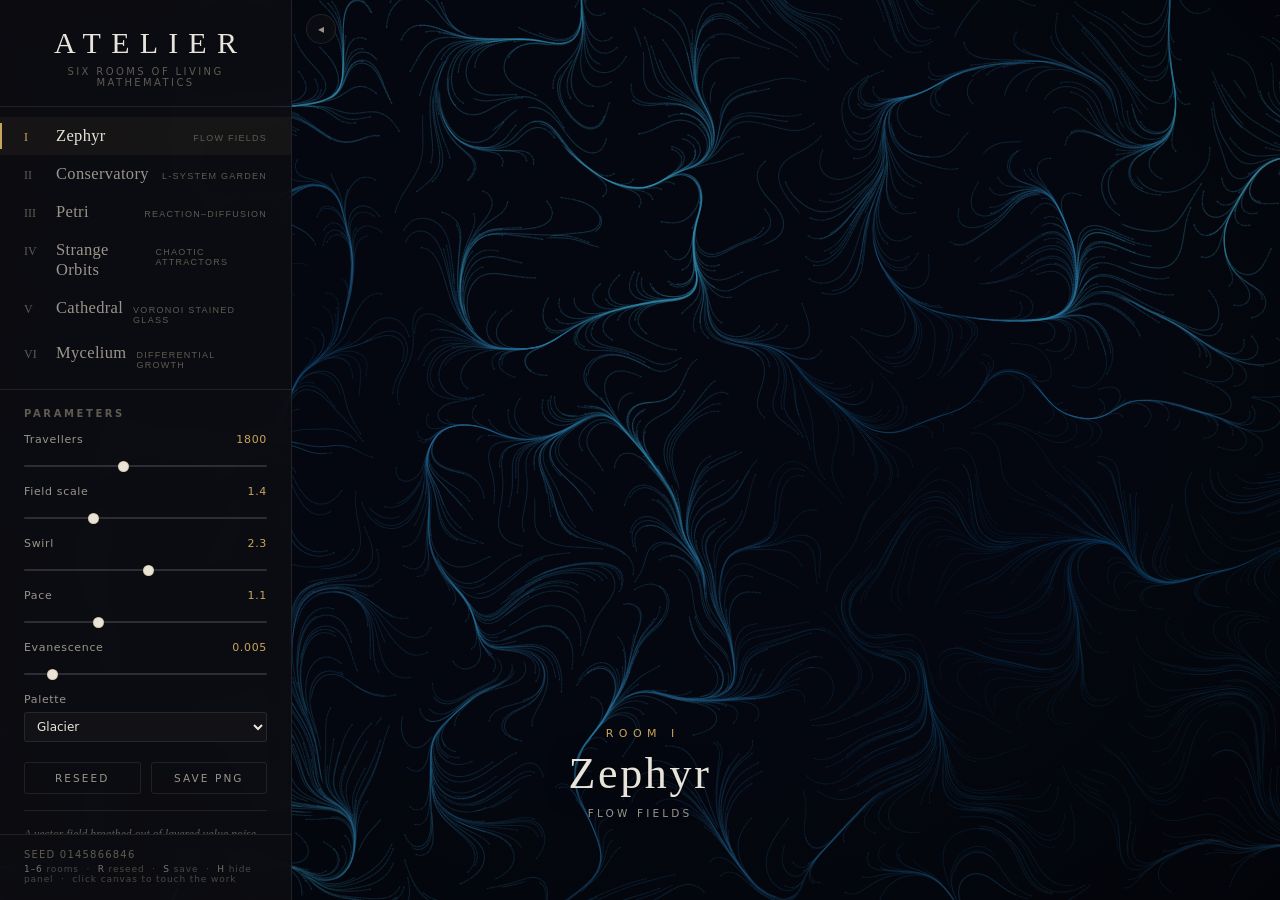
<file: atelier/index.html>
<!DOCTYPE html>
<html lang="en">
<head>
<meta charset="utf-8">
<meta name="viewport" content="width=device-width, initial-scale=1">
<title>Atelier — A Gallery of Generative Art</title>
<style>
  :root{
    --bg:#0a0a0e;
    --panel:rgba(13,13,18,.86);
    --hair:rgba(255,255,255,.09);
    --ink:#e8e4da;
    --ink-dim:#9a958a;
    --ink-faint:#5f5b52;
    --gold:#c9a45c;
    --gold-dim:rgba(201,164,92,.35);
    --serif:"Bodoni MT","Didot","Playfair Display","Baskerville","Georgia",serif;
    --sans:"Avenir Next","Segoe UI","Helvetica Neue",system-ui,sans-serif;
  }
  *{box-sizing:border-box;margin:0;padding:0}
  html,body{height:100%;overflow:hidden;background:var(--bg);color:var(--ink);font-family:var(--sans)}
  canvas#c{position:fixed;inset:0;display:block}

  /* soft museum vignette over the work (view only; PNG export stays clean) */
  #vignette{position:fixed;inset:0;pointer-events:none;
    background:radial-gradient(ellipse at 50% 42%,transparent 55%,rgba(0,0,0,.38) 100%);}

  #veil{position:fixed;inset:0;background:#07070a;opacity:1;pointer-events:none;
    transition:opacity .55s cubic-bezier(.4,0,.2,1);}
  #veil.on{opacity:1}
  #veil.off{opacity:0}

  /* ---------- panel ---------- */
  aside#panel{
    position:fixed;top:0;left:0;bottom:0;width:292px;z-index:10;
    background:var(--panel);backdrop-filter:blur(14px);-webkit-backdrop-filter:blur(14px);
    border-right:1px solid var(--hair);
    display:flex;flex-direction:column;
    transition:transform .5s cubic-bezier(.4,0,.2,1);
  }
  body.zen aside#panel{transform:translateX(-100%)}
  #panelToggle{
    position:fixed;top:14px;left:306px;z-index:11;width:30px;height:30px;
    background:var(--panel);border:1px solid var(--hair);border-radius:50%;
    color:var(--ink-dim);font-size:12px;cursor:pointer;line-height:1;
    transition:left .5s cubic-bezier(.4,0,.2,1),color .2s;
  }
  #panelToggle:hover{color:var(--gold)}
  body.zen #panelToggle{left:14px}

  header.masthead{padding:26px 24px 18px;border-bottom:1px solid var(--hair)}
  header.masthead h1{
    font-family:var(--serif);font-weight:400;font-size:30px;letter-spacing:.34em;
    color:var(--ink);text-indent:.34em;text-align:center;
  }
  header.masthead .tag{
    margin-top:6px;text-align:center;font-size:10px;letter-spacing:.24em;
    text-transform:uppercase;color:var(--ink-faint);
  }

  nav#roomNav{padding:10px 0;border-bottom:1px solid var(--hair)}
  .roomBtn{
    display:flex;align-items:baseline;gap:10px;width:100%;padding:9px 24px;
    background:none;border:none;cursor:pointer;text-align:left;
    color:var(--ink-dim);position:relative;transition:color .25s,background .25s;
  }
  .roomBtn:hover{color:var(--ink)}
  .roomBtn .num{font-family:var(--serif);font-size:12px;color:var(--ink-faint);width:22px;flex:none}
  .roomBtn .nm{font-family:var(--serif);font-size:16.5px;letter-spacing:.02em}
  .roomBtn .sub{margin-left:auto;font-size:9px;letter-spacing:.14em;text-transform:uppercase;color:var(--ink-faint)}
  .roomBtn.active{color:var(--ink);background:rgba(201,164,92,.06)}
  .roomBtn.active::before{
    content:"";position:absolute;left:0;top:6px;bottom:6px;width:2px;background:var(--gold);
  }
  .roomBtn.active .num{color:var(--gold)}

  section#controls{flex:1;overflow-y:auto;padding:18px 24px;scrollbar-width:thin}
  section#controls h2{
    font-size:10px;letter-spacing:.26em;text-transform:uppercase;
    color:var(--ink-faint);margin-bottom:14px;
  }
  .ctl{margin-bottom:14px}
  .ctl label{display:flex;justify-content:space-between;font-size:11px;
    letter-spacing:.06em;color:var(--ink-dim);margin-bottom:6px}
  .ctl label output{color:var(--gold);font-variant-numeric:tabular-nums}
  input[type=range]{
    -webkit-appearance:none;appearance:none;width:100%;height:2px;border-radius:1px;
    background:rgba(255,255,255,.14);outline:none;cursor:pointer;
  }
  input[type=range]::-webkit-slider-thumb{
    -webkit-appearance:none;appearance:none;width:11px;height:11px;border-radius:50%;
    background:var(--ink);border:1px solid var(--gold-dim);transition:background .2s;
  }
  input[type=range]::-webkit-slider-thumb:hover{background:var(--gold)}
  input[type=range]::-moz-range-thumb{
    width:10px;height:10px;border-radius:50%;background:var(--ink);
    border:1px solid var(--gold-dim);cursor:pointer;
  }
  select{
    width:100%;padding:6px 8px;background:#111116;color:var(--ink);
    border:1px solid var(--hair);border-radius:3px;font-size:12px;font-family:var(--sans);
    outline:none;cursor:pointer;
  }
  select:focus{border-color:var(--gold-dim)}

  .btnrow{display:flex;gap:10px;margin:20px 0 16px}
  .btnrow button{
    flex:1;padding:9px 0;background:none;border:1px solid var(--hair);border-radius:3px;
    color:var(--ink-dim);font-size:10.5px;letter-spacing:.2em;text-transform:uppercase;
    cursor:pointer;transition:all .25s;font-family:var(--sans);
  }
  .btnrow button:hover{border-color:var(--gold-dim);color:var(--gold)}
  .btnrow button:active{transform:translateY(1px)}

  p#desc{font-size:11.5px;line-height:1.65;color:var(--ink-faint);
    border-top:1px solid var(--hair);padding-top:14px;font-style:italic;
    font-family:var(--serif);letter-spacing:.01em}

  footer.colophon{
    padding:14px 24px 16px;border-top:1px solid var(--hair);
    display:flex;flex-direction:column;gap:4px;
  }
  footer.colophon .seed{font-size:10px;letter-spacing:.12em;color:var(--ink-faint);
    font-variant-numeric:tabular-nums}
  footer.colophon .hint{font-size:9px;letter-spacing:.1em;color:var(--ink-faint);opacity:.75}
  footer.colophon .hint b{color:var(--ink-dim);font-weight:500}

  /* room title card that fades in on entry */
  #roomTitle{
    position:fixed;left:50%;bottom:9%;transform:translateX(-50%);z-index:5;
    pointer-events:none;text-align:center;opacity:0;
    transition:opacity 1.1s ease;
  }
  #roomTitle.show{opacity:1}
  #roomTitle .rt-roman{font-size:11px;letter-spacing:.5em;text-indent:.5em;
    color:var(--gold);text-transform:uppercase;margin-bottom:8px}
  #roomTitle .rt-name{font-family:var(--serif);font-size:44px;font-weight:400;
    color:var(--ink);letter-spacing:.06em;text-shadow:0 2px 24px rgba(0,0,0,.8)}
  #roomTitle .rt-sub{font-size:10.5px;letter-spacing:.3em;text-transform:uppercase;
    color:var(--ink-dim);margin-top:8px}

  @media (max-width:760px){
    aside#panel{width:250px}
    #panelToggle{left:264px}
    #roomTitle .rt-name{font-size:30px}
  }
</style>
</head>
<body>
<canvas id="c"></canvas>
<div id="vignette"></div>
<div id="roomTitle"><div class="rt-roman"></div><div class="rt-name"></div><div class="rt-sub"></div></div>
<div id="veil" class="on"></div>

<aside id="panel">
  <header class="masthead">
    <h1>ATELIER</h1>
    <div class="tag">six rooms of living mathematics</div>
  </header>
  <nav id="roomNav"></nav>
  <section id="controls">
    <h2>Parameters</h2>
    <div id="params"></div>
    <div class="btnrow">
      <button id="btnReseed" title="R">Reseed</button>
      <button id="btnSave" title="S">Save&nbsp;PNG</button>
    </div>
    <p id="desc"></p>
  </section>
  <footer class="colophon">
    <span class="seed" id="seedLbl"></span>
    <span class="hint"><b>1–6</b> rooms &nbsp;·&nbsp; <b>R</b> reseed &nbsp;·&nbsp; <b>S</b> save &nbsp;·&nbsp; <b>H</b> hide panel &nbsp;·&nbsp; click canvas to touch the work</span>
  </footer>
</aside>
<button id="panelToggle" title="H">◂</button>

<script>
'use strict';
/* =====================================================================
   ATELIER — a gallery of six generative algorithms.
   Everything below is self-contained: seeded RNG, hand-rolled value
   noise, and six independent "rooms" sharing one canvas and one loop.
   ===================================================================== */

/* ---------------- utilities ---------------- */
const $ = s => document.querySelector(s);
const clamp = (v,a,b)=> v<a?a : v>b?b : v;
const lerp  = (a,b,t)=> a+(b-a)*t;

function mulberry32(a){
  return function(){
    a |= 0; a = (a + 0x6D2B79F5) | 0;
    let t = Math.imul(a ^ (a >>> 15), 1 | a);
    t = (t + Math.imul(t ^ (t >>> 7), 61 | t)) ^ t;
    return ((t ^ (t >>> 14)) >>> 0) / 4294967296;
  };
}
function hashStr(s){
  let h = 2166136261;
  for (let i=0;i<s.length;i++){ h ^= s.charCodeAt(i); h = Math.imul(h, 16777619); }
  return h >>> 0;
}

/* ---------- value noise (own implementation, no libraries) ----------
   Hashed lattice values in [-1,1], quintic-smoothed trilinear blend,
   summed over octaves (fBm). */
function makeNoise(rand){
  const P = new Uint8Array(512);
  const perm = new Uint8Array(256);
  for (let i=0;i<256;i++) perm[i]=i;
  for (let i=255;i>0;i--){ const j=(rand()*(i+1))|0; const t=perm[i]; perm[i]=perm[j]; perm[j]=t; }
  for (let i=0;i<512;i++) P[i]=perm[i&255];
  const fade = t => t*t*t*(t*(t*6-15)+10);
  const val = (x,y,z) => P[(P[(P[x&255]+y)&255]+z)&255]/127.5 - 1;
  function noise3(x,y,z){
    const X=Math.floor(x), Y=Math.floor(y), Z=Math.floor(z);
    const fx=x-X, fy=y-Y, fz=z-Z;
    const u=fade(fx), v=fade(fy), w=fade(fz);
    const c000=val(X,Y,Z),     c100=val(X+1,Y,Z),
          c010=val(X,Y+1,Z),   c110=val(X+1,Y+1,Z),
          c001=val(X,Y,Z+1),   c101=val(X+1,Y,Z+1),
          c011=val(X,Y+1,Z+1), c111=val(X+1,Y+1,Z+1);
    return lerp(
      lerp(lerp(c000,c100,u), lerp(c010,c110,u), v),
      lerp(lerp(c001,c101,u), lerp(c011,c111,u), v), w);
  }
  function fbm(x,y,z,oct){
    let a=0, amp=0.5, f=1;
    for (let o=0;o<oct;o++){ a += amp*noise3(x*f,y*f,z*f); f*=2; amp*=0.5; }
    return a;
  }
  return {noise3, fbm};
}

/* ---------------- palettes ---------------- */
const PALETTES = {
  Glacier : ['#04070f','#0d2b45','#1d5c8c','#3fa0c9','#9fd8e8','#eef9ff'],
  Ember   : ['#0b0706','#3d1308','#9a2b0f','#e4572e','#f5b04a','#ffe8c2'],
  Verdant : ['#04130b','#0c3b2e','#1f6f43','#4f9d3f','#a8d55a','#f0ffd0'],
  Nocturne: ['#05060f','#141a3c','#31418f','#7261d6','#c9a0ff','#f4e9ff'],
  Aurum   : ['#0c0a06','#3a2c12','#8a6b1f','#d4af37','#f2d675','#fdf6d8'],
  Orchid  : ['#0a0612','#2b1055','#7a1f8a','#c2519e','#f48fb1','#ffe3f1'],
  Vitrail : ['#120e16','#8f1d2c','#c96a1e','#e0b432','#1e7d5a','#1d5c8c','#5a2d82'],
  Abyss   : ['#020409','#04263a','#0a5e63','#19a78a','#7fe0b0','#eafff2'],
};
function hex2rgb(h){
  return [parseInt(h.slice(1,3),16), parseInt(h.slice(3,5),16), parseInt(h.slice(5,7),16)];
}
const PAL = {};
for (const k in PALETTES) PAL[k] = PALETTES[k].map(hex2rgb);

function sampPal(name, t){
  const p = PAL[name]; t = clamp(t,0,1);
  const f = t*(p.length-1), i = Math.min(p.length-2, f|0), u = f-i;
  return [ lerp(p[i][0],p[i+1][0],u), lerp(p[i][1],p[i+1][1],u), lerp(p[i][2],p[i+1][2],u) ];
}
function css(name, t, a){
  const c = sampPal(name, t);
  return 'rgba(' + (c[0]|0) + ',' + (c[1]|0) + ',' + (c[2]|0) + ',' + (a==null?1:a) + ')';
}
/* 256-step RGB lookup table across a palette */
function palLUT(name, n){
  const lut = new Uint8Array(n*3);
  for (let i=0;i<n;i++){
    const c = sampPal(name, i/(n-1));
    lut[i*3]=c[0]|0; lut[i*3+1]=c[1]|0; lut[i*3+2]=c[2]|0;
  }
  return lut;
}

/* ---------------- stage ---------------- */
const canvas = $('#c');
const ctx = canvas.getContext('2d');
const DPR = Math.min(window.devicePixelRatio || 1, 1.75);
let W = 0, H = 0;

function sizeCanvas(){
  W = window.innerWidth; H = window.innerHeight;
  canvas.width  = Math.round(W*DPR);
  canvas.height = Math.round(H*DPR);
  ctx.setTransform(DPR,0,0,DPR,0,0);
}
function makeBuffer(){
  const b = document.createElement('canvas');
  b.width = canvas.width; b.height = canvas.height;
  const bc = b.getContext('2d');
  bc.setTransform(DPR,0,0,DPR,0,0);
  return [b,bc];
}

/* ---------------- param helpers ---------------- */
function range(key,label,min,max,step,value,reinit){
  return {key,label,type:'range',min,max,step,value,reinit:!!reinit};
}
function select(key,label,options,value,reinit){
  return {key,label,type:'select',options,value,reinit:!!reinit};
}
function paletteParam(def){ return select('palette','Palette',Object.keys(PALETTES),def,true); }
function indexParams(room){ room.P={}; for (const p of room.params) room.P[p.key]=p; return room; }
function gv(room,key){ return room.P[key].value; }

/* =====================================================================
   ROOM I — ZEPHYR · flow fields
   Particles advected through a layered value-noise vector field;
   heading θ(x,y,t) = swirl·π·fbm(sx, sy, t). Strokes accumulate.
   ===================================================================== */
const flowRoom = indexParams({
  key:'flow', roman:'I', name:'Zephyr', sub:'flow fields',
  desc:'A vector field breathed out of layered value noise. Ten thousand quiet travellers read the wind at their feet — θ = swirl·π·fbm(x,y,t) — and leave their whole lives behind as a single stroke.',
  params:[
    range('count','Travellers',300,4000,50,1800,true),
    range('scale','Field scale',0.4,4,0.05,1.4),
    range('swirl','Swirl',0.5,4,0.05,2.3),
    range('speed','Pace',0.3,3,0.05,1.1),
    range('fade','Evanescence',0,0.05,0.001,0.005),
    paletteParam('Glacier'),
  ],
  init(){
    this.noise = makeNoise(this.rand);
    const pal = gv(this,'palette');
    const NB = 18;
    this.buckets = [];
    for (let b=0;b<NB;b++){
      this.buckets.push({
        col: css(pal, 0.22 + 0.74*(b/(NB-1)), 0.17),
        w: 0.7 + 1.1*(b/(NB-1)),
        pts: []
      });
    }
    const n = gv(this,'count');
    for (let i=0;i<n;i++) this.spawn(true);
    ctx.fillStyle = css(pal, 0, 1);
    ctx.fillRect(0,0,W,H);
  },
  spawn(){
    const r = this.rand;
    const x = r()*W, y = r()*H;
    const t = 0.5 + 0.5*this.noise.fbm(x*0.0016, y*0.0016, 7.7, 2)*1.6;
    const b = clamp((t*this.buckets.length)|0, 0, this.buckets.length-1);
    this.buckets[b].pts.push({x, y, life: 120 + r()*420});
  },
  frame(t,dt){
    const pal = gv(this,'palette');
    const fade = gv(this,'fade');
    if (fade>0){ ctx.fillStyle = css(pal,0,fade); ctx.fillRect(0,0,W,H); }
    const sc = gv(this,'scale')*0.0028;
    const sw = gv(this,'swirl')*Math.PI;
    const sp = gv(this,'speed')*85*dt;
    const noi = this.noise, tz = t*0.055;
    ctx.lineCap='round';
    let deficit = 0;
    for (const B of this.buckets){
      ctx.strokeStyle=B.col; ctx.lineWidth=B.w;
      ctx.beginPath();
      const pts = B.pts;
      for (let i=pts.length-1;i>=0;i--){
        const p = pts[i];
        const a = noi.fbm(p.x*sc, p.y*sc, tz, 3)*sw*2;
        const nx = p.x + Math.cos(a)*sp, ny = p.y + Math.sin(a)*sp;
        ctx.moveTo(p.x,p.y); ctx.lineTo(nx,ny);
        p.x=nx; p.y=ny; p.life -= 60*dt;
        if (p.life<0 || nx<-20 || nx>W+20 || ny<-20 || ny>H+20){
          pts.splice(i,1); deficit++;
        }
      }
      ctx.stroke();
    }
    for (let i=0;i<deficit;i++) this.spawn();
  },
  pointer(x,y){
    /* a gust: fling a handful of bright travellers from the touch */
    for (let k=0;k<60;k++){
      const a=this.rand()*Math.PI*2, r=this.rand()*26;
      const b=(this.rand()*this.buckets.length)|0;
      this.buckets[b].pts.push({x:x+Math.cos(a)*r, y:y+Math.sin(a)*r, life:150+this.rand()*300});
    }
  }
});

/* =====================================================================
   ROOM II — CONSERVATORY · stochastic L-system garden
   Axiom X; X rewrites to one of three bracketed productions chosen
   at random, F → FF. Interpreted by a turtle each frame with a wind
   term that deepens with bracket depth, so the canopy sways.
   ===================================================================== */
const gardenRoom = indexParams({
  key:'garden', roman:'II', name:'Conservatory', sub:'l-system garden',
  desc:'A stochastic grammar — X → F[+X][−X]FX and its siblings, F → FF — grown once, then re-read every frame by a turtle whose wrist trembles more the deeper the brackets nest. That trembling is the wind.',
  params:[
    range('plants','Specimens',1,6,1,4,true),
    range('iters','Generations',4,7,1,6,true),
    range('angle','Branch angle°',14,38,0.5,24,true),
    range('wind','Wind',0,3,0.05,1.1),
    paletteParam('Verdant'),
  ],
  expand(rand, iters){
    const RULES = {
      X: [['F[+X][-X]FX',0.34],['F[+X]F[-X]+X',0.33],['F[-X]F[+X]-X',0.33]],
      F: [['FF',1]],
    };
    let s = 'X';
    for (let it=0; it<iters; it++){
      let out = '';
      for (let i=0;i<s.length;i++){
        const c = s[i], rs = RULES[c];
        if (!rs){ out += c; continue; }
        let r = rand(), pick = rs[rs.length-1][0];
        for (const [prod,p] of rs){ if ((r-=p) <= 0){ pick=prod; break; } }
        out += pick;
      }
      if (out.length > 90000) break;
      s = out;
    }
    return s;
  },
  dryRun(str, turn){
    /* measure extents & depth with unit steps, no wind */
    let x=0,y=0,ang=-Math.PI/2,depth=0,maxDepth=1;
    let minX=0,maxX=0,minY=0,maxY=0;
    const st=[];
    for (let i=0;i<str.length;i++){
      const c=str[i];
      if (c==='F'){ x+=Math.cos(ang); y+=Math.sin(ang);
        if(x<minX)minX=x; if(x>maxX)maxX=x; if(y<minY)minY=y; if(y>maxY)maxY=y; }
      else if (c==='+') ang+=turn;
      else if (c==='-') ang-=turn;
      else if (c==='['){ st.push(x,y,ang,depth); depth++; if(depth>maxDepth)maxDepth=depth; }
      else if (c===']'){ if(st.length){ depth=st.pop(); ang=st.pop(); y=st.pop(); x=st.pop(); } }
    }
    return {minX,maxX,minY,maxY,maxDepth};
  },
  init(){
    const r = this.rand;
    this.noise = makeNoise(r);
    const n = gv(this,'plants');
    const iters = gv(this,'iters');
    const turn = gv(this,'angle')*Math.PI/180;
    this.groundY = H*0.9;
    this.plants = [];
    for (let i=0;i<n;i++){
      const str = this.expand(r, iters);
      const m = this.dryRun(str, turn);
      const targetH = H*(0.34 + r()*0.3);
      const unitH = Math.max(4, -m.minY);
      const step = targetH/unitH;
      /* blossoms live where X symbols survived in the final string */
      const bloom = new Set();
      for (let j=0;j<str.length;j++)
        if (str[j]==='X' && r()<0.22) bloom.add(j);
      this.plants.push({
        str, step, turn: turn*(0.92+r()*0.16),
        x0: W*(0.12 + 0.76*(n===1?0.5:i/(n-1))) + (r()-0.5)*W*0.05,
        lean: (r()-0.5)*0.1,
        phase: r()*Math.PI*2,
        maxDepth: m.maxDepth,
        tint: r()*0.16 - 0.08,
        bloom,
      });
    }
    /* backdrop gradient + a pale moon */
    this.moon = {x: W*(0.15+r()*0.7), y: H*(0.1+r()*0.22), r: 24+r()*30};
  },
  sway(t, depth, phase, amp, maxDepth){
    const d = depth/maxDepth;
    return amp*d*d*(0.62*Math.sin(1.15*t+phase+depth*0.37) + 0.38*Math.sin(2.31*t+phase*1.7));
  },
  frame(t){
    const pal = gv(this,'palette');
    const wind = gv(this,'wind');
    const g = ctx.createLinearGradient(0,0,0,H);
    g.addColorStop(0, css(pal,0.02));
    g.addColorStop(0.72, css(pal,0.1));
    g.addColorStop(1, css(pal,0.16));
    ctx.fillStyle=g; ctx.fillRect(0,0,W,H);
    /* moon */
    const mg = ctx.createRadialGradient(this.moon.x,this.moon.y,1,this.moon.x,this.moon.y,this.moon.r*4);
    mg.addColorStop(0,'rgba(240,238,225,0.9)');
    mg.addColorStop(0.12,'rgba(240,238,225,0.55)');
    mg.addColorStop(0.3,'rgba(240,238,225,0.07)');
    mg.addColorStop(1,'rgba(240,238,225,0)');
    ctx.fillStyle=mg;
    ctx.beginPath(); ctx.arc(this.moon.x,this.moon.y,this.moon.r*4,0,Math.PI*2); ctx.fill();
    /* ground */
    ctx.fillStyle=css(pal,0.06);
    ctx.fillRect(0,this.groundY,W,H-this.groundY);
    ctx.strokeStyle=css(pal,0.42,0.35); ctx.lineWidth=1;
    ctx.beginPath(); ctx.moveTo(0,this.groundY); ctx.lineTo(W,this.groundY); ctx.stroke();

    const NB=8;
    ctx.lineCap='round';
    for (const pl of this.plants){
      const buckets=[]; for (let b=0;b<NB;b++) buckets.push([]);
      const blossoms=[];
      let x=pl.x0, y=this.groundY, ang=-Math.PI/2+pl.lean, depth=0;
      const st=[], str=pl.str, s=pl.step;
      for (let i=0;i<str.length;i++){
        const c=str[i];
        if (c==='F'){
          ang += this.sway(t, depth, pl.phase, wind, pl.maxDepth)*0.055;
          const nx=x+Math.cos(ang)*s, ny=y+Math.sin(ang)*s;
          const b=Math.min(NB-1,(depth/pl.maxDepth*NB)|0);
          buckets[b].push(x,y,nx,ny);
          x=nx; y=ny;
        }
        else if (c==='+') ang+=pl.turn;
        else if (c==='-') ang-=pl.turn;
        else if (c==='['){ st.push(x,y,ang,depth); depth++; }
        else if (c===']'){ if(st.length){ depth=st.pop(); ang=st.pop(); y=st.pop(); x=st.pop(); } }
        else if (c==='X' && pl.bloom.has(i)) blossoms.push(x,y);
      }
      for (let b=0;b<NB;b++){
        const arr=buckets[b];
        if (!arr.length) continue;
        ctx.strokeStyle=css(pal, clamp(0.3+0.58*(b/(NB-1))+pl.tint,0,1), 0.92);
        ctx.lineWidth=Math.max(0.55, 3.4*(1-b/NB)*(pl.step/2.4));
        ctx.beginPath();
        for (let j=0;j<arr.length;j+=4){ ctx.moveTo(arr[j],arr[j+1]); ctx.lineTo(arr[j+2],arr[j+3]); }
        ctx.stroke();
      }
      ctx.fillStyle=css(pal, 0.97, 0.85);
      ctx.beginPath();
      const nB=Math.min(blossoms.length, 2400);
      for (let j=0;j<nB;j+=2){
        ctx.moveTo(blossoms[j]+1.5,blossoms[j+1]);
        ctx.arc(blossoms[j],blossoms[j+1],1.5,0,Math.PI*2);
      }
      ctx.fill();
    }
  },
});

/* =====================================================================
   ROOM III — PETRI · Gray-Scott reaction-diffusion
   ∂A/∂t = Dₐ∇²A − AB² + f(1−A);  ∂B/∂t = D_b∇²B + AB² − (k+f)B
   Integrated on a torus with a 9-point Laplacian, drawn via ImageData.
   ===================================================================== */
const rdRoom = indexParams({
  key:'rd', roman:'III', name:'Petri', sub:'reaction–diffusion',
  desc:'Two invisible chemicals argue across a dish: A feeds, B devours, both diffuse. Turing knew that from such an argument, spots and labyrinths are born. Change the regime and watch one anatomy melt into another.',
  params:[
    select('preset','Regime',['Coral','Mitosis','Waves','Solitons'],'Coral',false),
    range('speed','Simulation rate',2,22,1,12),
    paletteParam('Ember'),
  ],
  PRESETS: { Coral:[0.0545,0.062], Mitosis:[0.0367,0.0649], Waves:[0.014,0.045], Solitons:[0.030,0.060] },
  init(){
    const r = this.rand;
    const gw = Math.round(Math.min(300, W/3.4));
    const gh = Math.max(40, Math.round(gw*H/W));
    this.gw=gw; this.gh=gh;
    const N = gw*gh;
    this.A = new Float32Array(N).fill(1);
    this.B = new Float32Array(N);
    this.A2 = new Float32Array(N);
    this.B2 = new Float32Array(N);
    /* neighbour index tables (torus) */
    this.xm=new Int32Array(gw); this.xp=new Int32Array(gw);
    for (let x=0;x<gw;x++){ this.xm[x]=(x+gw-1)%gw; this.xp[x]=(x+1)%gw; }
    this.ym=new Int32Array(gh); this.yp=new Int32Array(gh);
    for (let y=0;y<gh;y++){ this.ym[y]=((y+gh-1)%gh)*gw; this.yp[y]=((y+1)%gh)*gw; }
    /* seed a scattering of B blobs */
    const blobs = 10 + (r()*8|0);
    for (let bIdx=0;bIdx<blobs;bIdx++){
      const cx=(r()*gw)|0, cy=(r()*gh)|0, rad=2+(r()*4|0);
      for (let dy=-rad;dy<=rad;dy++) for (let dx=-rad;dx<=rad;dx++){
        if (dx*dx+dy*dy>rad*rad) continue;
        const x=(cx+dx+gw)%gw, y=(cy+dy+gh)%gh;
        this.B[y*gw+x]=1;
      }
    }
    const p = this.PRESETS[gv(this,'preset')];
    this.f=p[0]; this.k=p[1];
    this.lut = palLUT(gv(this,'palette'), 256);
    this.off = document.createElement('canvas');
    this.off.width=gw; this.off.height=gh;
    this.octx = this.off.getContext('2d');
    this.img = this.octx.createImageData(gw,gh);
    this.img.data.fill(255);
  },
  frame(){
    const {gw,gh,xm,xp,ym,yp} = this;
    let A=this.A, B=this.B, A2=this.A2, B2=this.B2;
    /* glide toward the selected regime — regimes morph, never jump */
    const tgt = this.PRESETS[gv(this,'preset')];
    this.f += (tgt[0]-this.f)*0.04;
    this.k += (tgt[1]-this.k)*0.04;
    const f=this.f, k=this.k, kf=k+f;
    const steps = gv(this,'speed')|0;
    for (let s=0;s<steps;s++){
      for (let y=0;y<gh;y++){
        const row=y*gw, up=ym[y], dn=yp[y];
        for (let x=0;x<gw;x++){
          const i=row+x, l=xm[x], rr=xp[x];
          const a=A[i], b=B[i];
          const lapA = -a + 0.2*(A[row+l]+A[row+rr]+A[up+x]+A[dn+x])
                          + 0.05*(A[up+l]+A[up+rr]+A[dn+l]+A[dn+rr]);
          const lapB = -b + 0.2*(B[row+l]+B[row+rr]+B[up+x]+B[dn+x])
                          + 0.05*(B[up+l]+B[up+rr]+B[dn+l]+B[dn+rr]);
          const abb = a*b*b;
          A2[i] = a + (lapA - abb + f*(1-a));
          B2[i] = b + (0.5*lapB + abb - kf*b);
        }
      }
      let tmp=A; A=A2; A2=tmp; tmp=B; B=B2; B2=tmp;
    }
    this.A=A; this.B=B; this.A2=A2; this.B2=B2;
    /* paint */
    const d=this.img.data, lut=this.lut, n=gw*gh;
    for (let i=0;i<n;i++){
      const v = clamp((1-A[i])*0.92 + B[i]*0.9, 0, 1);
      const li = (v*255|0)*3;
      const o=i*4;
      d[o]=lut[li]; d[o+1]=lut[li+1]; d[o+2]=lut[li+2];
    }
    this.octx.putImageData(this.img,0,0);
    ctx.imageSmoothingEnabled = true;
    ctx.drawImage(this.off, 0,0,W,H);
  },
  onParam(key){
    if (key==='palette') this.lut = palLUT(gv(this,'palette'),256);
  },
  pointer(x,y){
    const gx=(x/W*this.gw)|0, gy=(y/H*this.gh)|0, rad=4;
    for (let dy=-rad;dy<=rad;dy++) for (let dx=-rad;dx<=rad;dx++){
      if (dx*dx+dy*dy>rad*rad) continue;
      const px=(gx+dx+this.gw)%this.gw, py=(gy+dy+this.gh)%this.gh;
      this.B[py*this.gw+px]=1;
    }
  }
});

/* =====================================================================
   ROOM IV — STRANGE ORBITS · Clifford / de Jong attractors
   Millions of iterates of a chaotic map deposited into a density
   field, tone-mapped logarithmically. Parameters breathe slowly, and
   the field decays each frame, so the attractor is forever mid-morph.
   ===================================================================== */
const attractorRoom = indexParams({
  key:'attractor', roman:'IV', name:'Strange Orbits', sub:'chaotic attractors',
  desc:'One point, iterated a million times through xₙ₊₁ = sin(a·yₙ) + c·cos(a·xₙ). Where it lingers, light gathers; a logarithm tames the glare. The four constants breathe, and the ghost keeps changing shape.',
  params:[
    select('type','Map',['Clifford','de Jong'],'Clifford',true),
    range('points','Iterates / frame',5000,60000,1000,26000),
    range('persistence','Persistence',0.9,0.998,0.001,0.975),
    range('drift','Parameter drift',0,0.4,0.01,0.13),
    paletteParam('Nocturne'),
  ],
  pickParams(){
    const r=this.rand, type=gv(this,'type');
    const cells = new Set();
    for (let tries=0;tries<80;tries++){
      let a,b,c,d;
      if (type==='Clifford'){
        a=(r()*4.4-2.2); b=(r()*4.4-2.2); c=(r()*3.2-1.6); d=(r()*3.2-1.6);
      } else {
        a=(r()*5.6-2.8); b=(r()*5.6-2.8); c=(r()*5.6-2.8); d=(r()*5.6-2.8);
      }
      cells.clear();
      let x=0.1, y=0.1;
      for (let i=0;i<4000;i++){
        let nx,ny;
        if (type==='Clifford'){ nx=Math.sin(a*y)+c*Math.cos(a*x); ny=Math.sin(b*x)+d*Math.cos(b*y); }
        else { nx=Math.sin(a*y)-Math.cos(b*x); ny=Math.sin(c*x)-Math.cos(d*y); }
        x=nx; y=ny;
        if (i>200) cells.add(((x*11+40)|0)*97 + ((y*11+40)|0));
      }
      if (cells.size >= 260) return [a,b,c,d];
    }
    return type==='Clifford' ? [-1.4,1.6,1.0,0.7] : [-2.24,0.43,-0.65,-2.43];
  },
  init(){
    const gw = Math.min(880, Math.round(W*0.72));
    const gh = Math.max(80, Math.round(gw*H/W));
    this.gw=gw; this.gh=gh;
    this.dens = new Float32Array(gw*gh);
    this.p0 = this.pickParams();
    this.x=0.1; this.y=0.1; this.max=1e-6;
    this.lut = palLUT(gv(this,'palette'), 1024);
    /* tone curve LUT: normalized density -> palette index, log-mapped */
    this.tone = new Uint16Array(4096);
    const G = 90, LG = Math.log(1+G);
    for (let i=0;i<4096;i++)
      this.tone[i] = Math.min(1023, (Math.log(1+(i/4095)*G)/LG*1023)|0);
    this.off = document.createElement('canvas');
    this.off.width=gw; this.off.height=gh;
    this.octx=this.off.getContext('2d');
    this.img=this.octx.createImageData(gw,gh);
    this.img.data.fill(255);
  },
  frame(t){
    const {gw,gh,dens,tone,lut} = this;
    const type=gv(this,'type');
    const drift=gv(this,'drift');
    const a=this.p0[0]+drift*Math.sin(t*0.31+1.0);
    const b=this.p0[1]+drift*Math.sin(t*0.23+2.1);
    const c=this.p0[2]+drift*Math.sin(t*0.17+4.2);
    const d=this.p0[3]+drift*Math.sin(t*0.19+5.6);
    /* analytic bounds of the maps, plus drift margin */
    let bx,by;
    if (type==='Clifford'){ bx=1+Math.abs(this.p0[2])+drift; by=1+Math.abs(this.p0[3])+drift; }
    else { bx=2.02+drift; by=2.02+drift; }
    const scale=Math.min(gw/(2*bx), gh/(2*by))*0.94;
    const cx=gw/2, cy=gh/2;
    let x=this.x, y=this.y;
    const n=gv(this,'points')|0;
    if (type==='Clifford'){
      for (let i=0;i<n;i++){
        const nx=Math.sin(a*y)+c*Math.cos(a*x);
        const ny=Math.sin(b*x)+d*Math.cos(b*y);
        x=nx; y=ny;
        const px=(cx+x*scale)|0, py=(cy+y*scale)|0;
        if (px>=0&&px<gw&&py>=0&&py<gh) dens[py*gw+px]+=1;
      }
    } else {
      for (let i=0;i<n;i++){
        const nx=Math.sin(a*y)-Math.cos(b*x);
        const ny=Math.sin(c*x)-Math.cos(d*y);
        x=nx; y=ny;
        const px=(cx+x*scale)|0, py=(cy+y*scale)|0;
        if (px>=0&&px<gw&&py>=0&&py<gh) dens[py*gw+px]+=1;
      }
    }
    this.x=x; this.y=y;
    /* render + decay in one pass */
    const decay=gv(this,'persistence');
    const img=this.img.data, invMax=1/this.max, N=gw*gh;
    let fmax=1e-6;
    for (let i=0;i<N;i++){
      const dv=dens[i];
      if (dv>fmax) fmax=dv;
      const v=dv*invMax;
      const ti=tone[v>=1?4095:(v*4095)|0]*3;
      const o=i*4;
      img[o]=lut[ti]; img[o+1]=lut[ti+1]; img[o+2]=lut[ti+2];
      dens[i]=dv*decay;
    }
    this.max=Math.max(fmax, this.max*0.99);
    this.octx.putImageData(this.img,0,0);
    ctx.imageSmoothingEnabled=true;
    ctx.drawImage(this.off,0,0,W,H);
  },
});

/* =====================================================================
   ROOM V — CATHEDRAL · Voronoi stained glass
   Cells are built by clipping the frame against perpendicular
   bisectors (a direct half-plane Voronoi). Sites glide toward their
   cell centroids — Lloyd relaxation — while a slow noise current
   keeps the leadlight forever settling.
   ===================================================================== */
const voronoiRoom = indexParams({
  key:'voronoi', roman:'V', name:'Cathedral', sub:'voronoi stained glass',
  desc:'Each pane is everything nearer its own seed than any other — the frame carved by perpendicular bisectors. Lloyd’s relaxation pulls every seed toward its pane’s centroid, so the window is always, gently, annealing.',
  params:[
    range('cells','Panes',24,180,2,84,true),
    range('relax','Lloyd relaxation',0,0.16,0.005,0.05),
    range('drift','Current',0,2,0.05,0.7),
    range('glow','Glow',0,1,0.05,0.65),
    paletteParam('Vitrail'),
  ],
  init(){
    const r=this.rand;
    this.noise = makeNoise(r);
    const n=gv(this,'cells');
    this.sites=[];
    for (let i=0;i<n;i++){
      this.sites.push({
        x: W*(0.04+0.92*r()), y: H*(0.04+0.92*r()),
        colT: 0.18+0.8*r(),
        phase: r()*Math.PI*2,
      });
    }
  },
  clip(poly, ax,ay, bx,by){
    const mx=(ax+bx)/2, my=(ay+by)/2, dx=bx-ax, dy=by-ay;
    const out=[];
    const n=poly.length;
    for (let i=0;i<n;i++){
      const p=poly[i], q=poly[(i+1)%n];
      const dp=(p[0]-mx)*dx+(p[1]-my)*dy;
      const dq=(q[0]-mx)*dx+(q[1]-my)*dy;
      if (dp<=0) out.push(p);
      if ((dp<0&&dq>0)||(dp>0&&dq<0)){
        const s=dp/(dp-dq);
        out.push([p[0]+(q[0]-p[0])*s, p[1]+(q[1]-p[1])*s]);
      }
    }
    return out;
  },
  frame(t){
    const pal=gv(this,'palette');
    const relax=gv(this,'relax'), drift=gv(this,'drift'), glow=gv(this,'glow');
    ctx.fillStyle=css(pal,0,1); ctx.fillRect(0,0,W,H);
    const S=this.sites, n=S.length;
    const polys=new Array(n);
    const frame0=[[6,6],[W-6,6],[W-6,H-6],[6,H-6]];
    for (let i=0;i<n;i++){
      let poly=frame0;
      const si=S[i];
      for (let j=0;j<n;j++){
        if (j===i) continue;
        poly=this.clip(poly, si.x,si.y, S[j].x,S[j].y);
        if (poly.length<3) break;
      }
      polys[i]=poly;
    }
    /* Lloyd step + noise current, then draw */
    for (let i=0;i<n;i++){
      const poly=polys[i], si=S[i];
      if (poly.length>=3){
        let area=0, cxx=0, cyy=0;
        for (let j2=0;j2<poly.length;j2++){
          const p=poly[j2], q=poly[(j2+1)%poly.length];
          const cr=p[0]*q[1]-q[0]*p[1];
          area+=cr; cxx+=(p[0]+q[0])*cr; cyy+=(p[1]+q[1])*cr;
        }
        if (Math.abs(area)>1e-6){
          area*=0.5; cxx/=6*area; cyy/=6*area;
          si.x+=(cxx-si.x)*relax; si.y+=(cyy-si.y)*relax;
          si.cx=cxx; si.cy=cyy;
        }
      }
      const na=this.noise.fbm(si.x*0.0014, si.y*0.0014, t*0.06+si.phase, 2)*Math.PI*3;
      si.x=clamp(si.x+Math.cos(na)*drift, 8, W-8);
      si.y=clamp(si.y+Math.sin(na)*drift, 8, H-8);
    }
    /* glass fills */
    for (let i=0;i<n;i++){
      const poly=polys[i]; if (!poly || poly.length<3) continue;
      const si=S[i], cx=si.cx==null?si.x:si.cx, cy=si.cy==null?si.y:si.cy;
      let rr=10;
      for (const p of poly){
        const dd=(p[0]-cx)*(p[0]-cx)+(p[1]-cy)*(p[1]-cy);
        if (dd>rr*rr) rr=Math.sqrt(dd);
      }
      const col=sampPal(pal, si.colT);
      const gr=ctx.createRadialGradient(cx,cy,rr*0.05,cx,cy,rr);
      gr.addColorStop(0,'rgba('+(col[0]|0)+','+(col[1]|0)+','+(col[2]|0)+',0.95)');
      gr.addColorStop(1,'rgba('+(col[0]*0.32|0)+','+(col[1]*0.32|0)+','+(col[2]*0.32|0)+',0.95)');
      ctx.fillStyle=gr;
      ctx.beginPath();
      ctx.moveTo(poly[0][0],poly[0][1]);
      for (let j3=1;j3<poly.length;j3++) ctx.lineTo(poly[j3][0],poly[j3][1]);
      ctx.closePath(); ctx.fill();
    }
    /* glowing edges (additive), then dark leading */
    if (glow>0){
      ctx.globalCompositeOperation='lighter';
      ctx.lineJoin='round';
      for (let pass=0;pass<2;pass++){
        ctx.lineWidth=pass===0?7:2.6;
        for (let i=0;i<n;i++){
          const poly=polys[i]; if (!poly || poly.length<3) continue;
          ctx.strokeStyle=css(pal, S[i].colT, (pass===0?0.055:0.13)*glow);
          ctx.beginPath();
          ctx.moveTo(poly[0][0],poly[0][1]);
          for (let j4=1;j4<poly.length;j4++) ctx.lineTo(poly[j4][0],poly[j4][1]);
          ctx.closePath(); ctx.stroke();
        }
      }
      ctx.globalCompositeOperation='source-over';
    }
    ctx.strokeStyle='rgba(8,7,5,0.95)';
    ctx.lineWidth=2.4; ctx.lineJoin='round';
    for (let i=0;i<n;i++){
      const poly=polys[i]; if (!poly || poly.length<3) continue;
      ctx.beginPath();
      ctx.moveTo(poly[0][0],poly[0][1]);
      for (let j5=1;j5<poly.length;j5++) ctx.lineTo(poly[j5][0],poly[j5][1]);
      ctx.closePath(); ctx.stroke();
    }
  },
  pointer(x,y){
    if (this.sites.length<220)
      this.sites.push({x,y,colT:0.18+0.8*this.rand(),phase:this.rand()*Math.PI*2});
  }
});

/* =====================================================================
   ROOM VI — MYCELIUM · differential growth  (the house invention)
   A closed loop of nodes that smooths toward its neighbours, repels
   everything else within reach (spatial hash), rides a whisper of
   noise, and inserts new nodes wherever an edge stretches. The loop
   buckles into coral folds; every frame is also stamped faintly into
   an accumulation buffer, so the history of the growth remains as
   translucent rings — a fossil record of its own becoming.
   ===================================================================== */
const myceliumRoom = indexParams({
  key:'mycelium', roman:'VI', name:'Mycelium', sub:'differential growth',
  desc:'A ring of cells that wants two irreconcilable things: to hold its neighbours close and to keep every stranger at arm’s length. Fed new cells, it has no choice but to buckle into coral. Its past selves remain beneath it, printed as pale rings.',
  params:[
    range('radius','Personal space',6,26,0.5,12),
    range('growth','Nutrients',0,6,0.1,1.8),
    range('wiggle','Whim',0,1,0.02,0.32),
    range('maxNodes','Cell budget',600,4200,100,2800,true),
    paletteParam('Abyss'),
  ],
  init(){
    const r=this.rand;
    this.noise=makeNoise(r);
    this.nodes=[];
    const n0=70, R0=Math.min(W,H)*0.055;
    const cx=W*0.5+ (r()-0.5)*W*0.08, cy=H*0.5 + (r()-0.5)*H*0.08;
    for (let i=0;i<n0;i++){
      const a=i/n0*Math.PI*2;
      this.nodes.push({
        x:cx+Math.cos(a)*R0*(1+0.12*(r()-0.5)),
        y:cy+Math.sin(a)*R0*(1+0.12*(r()-0.5)),
      });
    }
    const b=makeBuffer();
    this.buf=b[0]; this.bctx=b[1];
    this.bctx.fillStyle=css(gv(this,'palette'),0,1);
    this.bctx.fillRect(0,0,W,H);
    this.carry=0;
  },
  physics(t){
    const nodes=this.nodes, n=nodes.length;
    const R=gv(this,'radius'), R2=R*R;
    const wig=gv(this,'wiggle');
    const noi=this.noise;
    /* spatial hash */
    const cell=R, inv=1/cell;
    const grid=new Map();
    for (let i=0;i<n;i++){
      const key=(((nodes[i].x*inv)|0)+2048)*4096 + (((nodes[i].y*inv)|0)+2048);
      let arr=grid.get(key);
      if (!arr){ arr=[]; grid.set(key,arr); }
      arr.push(i);
    }
    const fx=new Float32Array(n), fy=new Float32Array(n);
    for (let i=0;i<n;i++){
      const p=nodes[i];
      const pr=nodes[(i+n-1)%n], nx2=nodes[(i+1)%n];
      /* cohesion: relax toward the midpoint of neighbours */
      fx[i]+=((pr.x+nx2.x)*0.5-p.x)*0.24;
      fy[i]+=((pr.y+nx2.y)*0.5-p.y)*0.24;
      /* repulsion from every non-adjacent node within R */
      const gx=((p.x*inv)|0)+2048, gy=((p.y*inv)|0)+2048;
      for (let ox=-1;ox<=1;ox++) for (let oy=-1;oy<=1;oy++){
        const arr=grid.get((gx+ox)*4096+(gy+oy));
        if (!arr) continue;
        for (const j of arr){
          if (j===i) continue;
          const ringD=Math.abs(i-j);
          if (ringD<=2 || ringD>=n-2) continue;
          const q=nodes[j];
          const dx=p.x-q.x, dy=p.y-q.y;
          const d2=dx*dx+dy*dy;
          if (d2>R2 || d2<1e-6) continue;
          const d=Math.sqrt(d2), f=(1-d/R)*0.85/d;
          fx[i]+=dx*f; fy[i]+=dy*f;
        }
      }
      /* a whisper of noise */
      if (wig>0){
        const a=noi.fbm(p.x*0.008, p.y*0.008, t*0.13, 2)*Math.PI*4;
        fx[i]+=Math.cos(a)*wig*0.55;
        fy[i]+=Math.sin(a)*wig*0.55;
      }
    }
    const M=2.2;
    for (let i=0;i<n;i++){
      const l=Math.hypot(fx[i],fy[i]);
      const s=l>M?M/l:1;
      nodes[i].x=clamp(nodes[i].x+fx[i]*s, 4, W-4);
      nodes[i].y=clamp(nodes[i].y+fy[i]*s, 4, H-4);
    }
  },
  resample(){
    const nodes=this.nodes, cap=gv(this,'maxNodes');
    const maxE=gv(this,'radius')*0.78, minE=1.1;
    const out=[];
    const n=nodes.length;
    for (let i=0;i<n;i++){
      const cur=nodes[i], nxt=nodes[(i+1)%n];
      const d=Math.hypot(nxt.x-cur.x, nxt.y-cur.y);
      if (d<minE && out.length>3) continue;      /* merge cramped cells */
      out.push(cur);
      if (d>maxE && n+out.length-i<cap)
        out.push({x:(cur.x+nxt.x)/2, y:(cur.y+nxt.y)/2});
    }
    this.nodes=out;
    /* nutrients: random midpoint insertions drive the buckling */
    this.carry+=gv(this,'growth');
    while (this.carry>=1 && this.nodes.length<cap){
      this.carry-=1;
      const i=(this.rand()*this.nodes.length)|0;
      const a=this.nodes[i], b2=this.nodes[(i+1)%this.nodes.length];
      this.nodes.splice(i+1,0,{
        x:(a.x+b2.x)/2+(this.rand()-0.5)*1.5,
        y:(a.y+b2.y)/2+(this.rand()-0.5)*1.5,
      });
    }
    if (this.carry>=1) this.carry=0;
  },
  strokeLoop(c2, alpha, width, pal, composite){
    const nodes=this.nodes, n=nodes.length, NB=24;
    if (n<4) return;
    if (composite) c2.globalCompositeOperation=composite;
    c2.lineJoin='round'; c2.lineCap='round';
    for (let b=0;b<NB;b++){
      const i0=(b*n/NB)|0, i1=(((b+1)*n/NB)|0)+1;
      c2.strokeStyle=css(pal, 0.3+0.62*(b/(NB-1)), alpha);
      c2.lineWidth=width;
      c2.beginPath();
      c2.moveTo(nodes[i0%n].x, nodes[i0%n].y);
      for (let i=i0+1;i<=i1;i++) c2.lineTo(nodes[i%n].x, nodes[i%n].y);
      c2.stroke();
    }
    if (composite) c2.globalCompositeOperation='source-over';
  },
  frame(t){
    const pal=gv(this,'palette');
    this.physics(t);
    this.physics(t+0.008);
    this.resample();
    /* stamp history into the accumulation buffer */
    this.strokeLoop(this.bctx, 0.045, 1, pal, null);
    /* present: history beneath, the living edge above */
    ctx.drawImage(this.buf, 0,0,W,H);
    this.strokeLoop(ctx, 0.12, 4.5, pal, 'lighter');
    this.strokeLoop(ctx, 0.9, 1.35, pal, null);
  },
});

/* ================= gallery chrome ================= */
const ROOMS = [flowRoom, gardenRoom, rdRoom, attractorRoom, voronoiRoom, myceliumRoom];
const roomByKey = {};
for (const r of ROOMS) roomByKey[r.key]=r;

let seed = (Math.random()*0x7fffffff)|0;
let current = null;
let switching = false;

function initRoom(room){
  room.rand = mulberry32((seed ^ hashStr(room.key)) >>> 0);
  ctx.setTransform(DPR,0,0,DPR,0,0);
  ctx.globalCompositeOperation='source-over';
  ctx.globalAlpha=1;
  room.init();
  $('#seedLbl').textContent = 'SEED ' + String(seed).padStart(10,'0');
}

/* --- room nav --- */
const nav = $('#roomNav');
ROOMS.forEach((room, idx)=>{
  const b=document.createElement('button');
  b.className='roomBtn';
  b.innerHTML='<span class="num">'+room.roman+'</span><span class="nm">'+room.name+
              '</span><span class="sub">'+room.sub+'</span>';
  b.addEventListener('click',()=>switchRoom(room.key));
  b.dataset.key=room.key;
  nav.appendChild(b);
});
function markActive(){
  document.querySelectorAll('.roomBtn').forEach(b=>{
    b.classList.toggle('active', b.dataset.key===current.key);
  });
}

/* --- controls --- */
let reinitTimer=null;
function scheduleReinit(){
  clearTimeout(reinitTimer);
  reinitTimer=setTimeout(()=>initRoom(current), 240);
}
function buildControls(room){
  const box=$('#params');
  box.innerHTML='';
  for (const p of room.params){
    const wrap=document.createElement('div');
    wrap.className='ctl';
    const lab=document.createElement('label');
    const nameSpan=document.createElement('span');
    nameSpan.textContent=p.label;
    lab.appendChild(nameSpan);
    if (p.type==='range'){
      const out=document.createElement('output');
      out.textContent=p.value;
      lab.appendChild(out);
      const inp=document.createElement('input');
      inp.type='range'; inp.min=p.min; inp.max=p.max; inp.step=p.step; inp.value=p.value;
      inp.addEventListener('input',()=>{
        p.value=parseFloat(inp.value);
        out.textContent=p.value;
        if (p.reinit) scheduleReinit();
        else if (room.onParam) room.onParam(p.key);
      });
      wrap.appendChild(lab); wrap.appendChild(inp);
    } else {
      const sel=document.createElement('select');
      for (const o of p.options){
        const op=document.createElement('option');
        op.value=o; op.textContent=o;
        if (o===p.value) op.selected=true;
        sel.appendChild(op);
      }
      sel.addEventListener('change',()=>{
        p.value=sel.value;
        if (p.reinit) initRoom(room);
        else if (room.onParam) room.onParam(p.key);
      });
      wrap.appendChild(lab); wrap.appendChild(sel);
    }
    box.appendChild(wrap);
  }
  $('#desc').textContent=room.desc;
}

/* --- title card --- */
let titleTimer=null;
function showTitle(room){
  const el=$('#roomTitle');
  el.querySelector('.rt-roman').textContent='Room '+room.roman;
  el.querySelector('.rt-name').textContent=room.name;
  el.querySelector('.rt-sub').textContent=room.sub;
  el.classList.add('show');
  clearTimeout(titleTimer);
  titleTimer=setTimeout(()=>el.classList.remove('show'), 2600);
}

/* --- transitions --- */
const veil=$('#veil');
function switchRoom(key){
  if (switching || (current && current.key===key)) return;
  switching=true;
  veil.classList.remove('off'); veil.classList.add('on');
  setTimeout(()=>{
    current=roomByKey[key];
    initRoom(current);
    buildControls(current);
    markActive();
    showTitle(current);
    veil.classList.remove('on'); veil.classList.add('off');
    switching=false;
  }, 580);
}

/* --- buttons & keys --- */
$('#btnReseed').addEventListener('click',()=>{
  seed=(Math.random()*0x7fffffff)|0;
  initRoom(current);
});
$('#btnSave').addEventListener('click',()=>{
  const a=document.createElement('a');
  a.download='atelier-'+current.key+'-'+seed+'.png';
  a.href=canvas.toDataURL('image/png');
  a.click();
});
$('#panelToggle').addEventListener('click',()=>{
  document.body.classList.toggle('zen');
  $('#panelToggle').textContent=document.body.classList.contains('zen')?'▸':'◂';
});
window.addEventListener('keydown',(e)=>{
  const tag=(e.target.tagName||'').toLowerCase();
  if (tag==='input'||tag==='select'||tag==='textarea') return;
  const k=e.key.toLowerCase();
  if (k>='1'&&k<='6') switchRoom(ROOMS[+k-1].key);
  else if (k==='r') $('#btnReseed').click();
  else if (k==='s') $('#btnSave').click();
  else if (k==='h') $('#panelToggle').click();
});

/* --- pointer interaction --- */
let pointerDown=false;
canvas.addEventListener('pointerdown',(e)=>{
  pointerDown=true;
  if (current && current.pointer && !switching) current.pointer(e.clientX, e.clientY);
});
canvas.addEventListener('pointermove',(e)=>{
  if (pointerDown && current && current.pointer && !switching)
    current.pointer(e.clientX, e.clientY);
});
window.addEventListener('pointerup',()=>{ pointerDown=false; });

/* --- resize --- */
let resizeTimer=null;
window.addEventListener('resize',()=>{
  clearTimeout(resizeTimer);
  resizeTimer=setTimeout(()=>{
    sizeCanvas();
    if (current) initRoom(current);
  }, 220);
});

/* --- the loop --- */
let tPrev=performance.now(), tSec=0;
function loop(now){
  const dt=Math.min(0.05,(now-tPrev)/1000);
  tPrev=now; tSec+=dt;
  if (current && !switching){
    ctx.setTransform(DPR,0,0,DPR,0,0);
    ctx.globalCompositeOperation='source-over';
    ctx.globalAlpha=1;
    current.frame(tSec, dt);
  }
  requestAnimationFrame(loop);
}

/* --- entrance --- */
sizeCanvas();
current=flowRoom;
initRoom(current);
buildControls(current);
markActive();
requestAnimationFrame(loop);
setTimeout(()=>{
  veil.classList.remove('on'); veil.classList.add('off');
  showTitle(current);
}, 350);
</script>
</body>
</html>
</file>
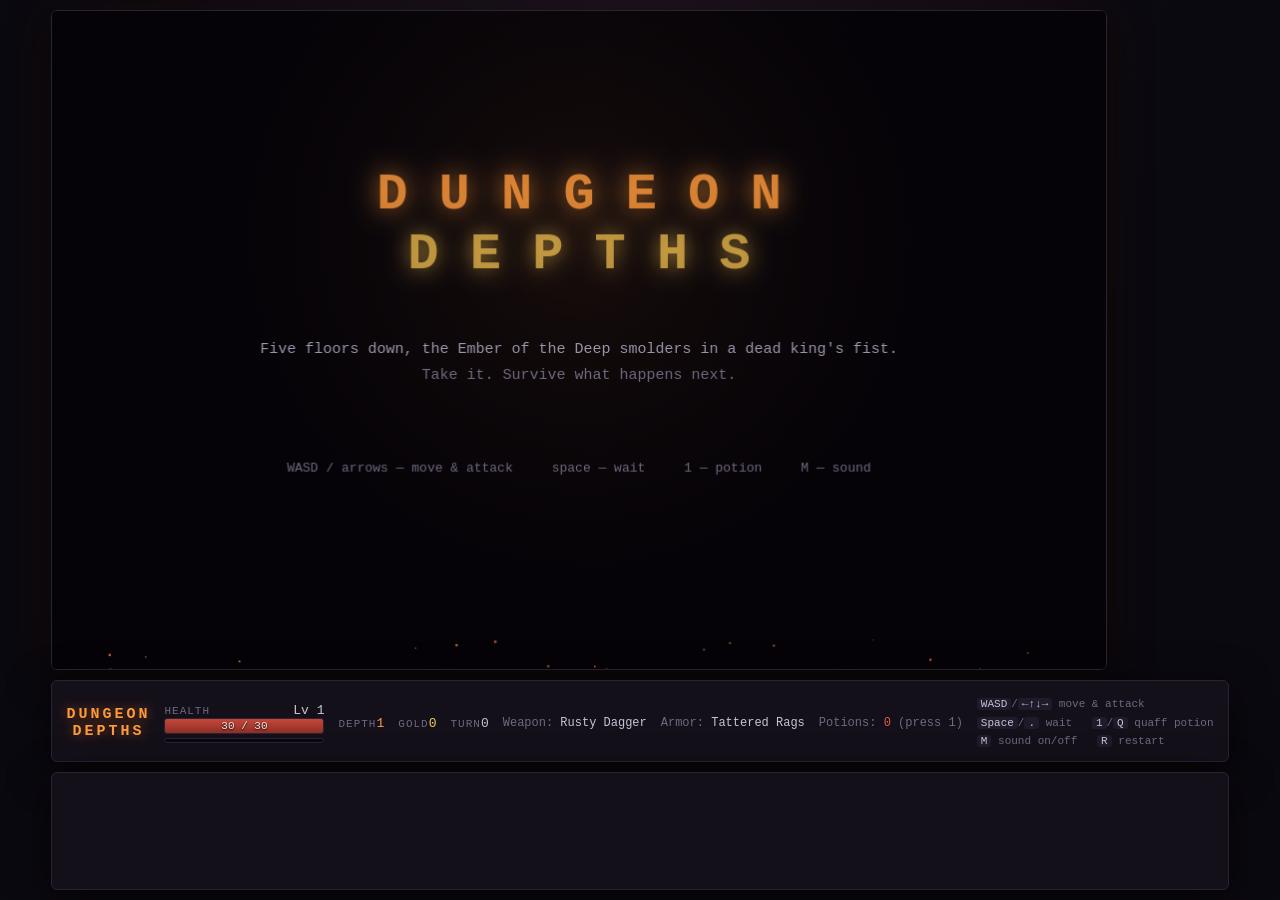
<file: dungeon-depths/index.html>
<!DOCTYPE html>
<html lang="en">
<head>
<meta charset="utf-8">
<meta name="viewport" content="width=device-width, initial-scale=1">
<title>Dungeon Depths</title>
<style>
  :root{
    --bg:#0b0910; --panel:#141019; --edge:#2a2333; --ink:#c9c2d4; --dim:#6f6880;
    --ember:#ff9a3c; --blood:#e05a4a; --gold:#f4c95d; --arcane:#7fd6ff;
  }
  *{box-sizing:border-box; margin:0; padding:0;}
  html,body{height:100%;}
  body{
    background:var(--bg);
    background-image:radial-gradient(ellipse at 50% -10%, #1a1322 0%, #0b0910 60%);
    color:var(--ink);
    font-family:"Courier New", ui-monospace, Menlo, Consolas, monospace;
    display:flex; align-items:center; justify-content:center;
    min-height:100vh; padding:14px;
  }
  #wrap{display:flex; flex-direction:column; gap:10px; max-width:1400px;}
  #gamerow{display:flex; gap:10px; align-items:stretch;}
  #cv{
    background:#000; border:1px solid var(--edge); border-radius:6px;
    box-shadow:0 0 60px rgba(255,120,30,.06), 0 10px 40px rgba(0,0,0,.7);
    image-rendering:auto; display:block;
  }
  #side{
    width:238px; background:var(--panel); border:1px solid var(--edge); border-radius:6px;
    padding:14px 14px 10px; display:flex; flex-direction:column; gap:10px;
    font-size:13px; box-shadow:0 10px 40px rgba(0,0,0,.7);
  }
  #side h1{
    font-size:15px; letter-spacing:3px; color:var(--ember); font-weight:bold;
    text-shadow:0 0 12px rgba(255,140,50,.5); text-align:center; padding-bottom:6px;
    border-bottom:1px solid var(--edge);
  }
  .stat{display:flex; justify-content:space-between; align-items:baseline;}
  .stat .k{color:var(--dim); letter-spacing:1px; font-size:11px; text-transform:uppercase;}
  .stat .v{color:var(--ink);}
  .v.gold{color:var(--gold);} .v.ember{color:var(--ember);} .v.arcane{color:var(--arcane);}
  #hpwrap{height:16px; background:#0a070d; border:1px solid var(--edge); border-radius:3px; overflow:hidden; position:relative;}
  #hpbar{height:100%; width:100%; background:linear-gradient(180deg,#c4483a,#8f2e24); transition:width .18s ease;}
  #hptext{position:absolute; inset:0; text-align:center; font-size:11px; line-height:15px; color:#f4e3dd; text-shadow:0 1px 2px #000;}
  #xpwrap{height:5px; background:#0a070d; border:1px solid var(--edge); border-radius:3px; overflow:hidden;}
  #xpbar{height:100%; width:0%; background:linear-gradient(90deg,#5a4f8f,#8f7fd6); transition:width .18s ease;}
  .gearline{color:var(--dim); font-size:12px;}
  .gearline b{color:var(--ink); font-weight:normal;}
  #invpotions{color:var(--blood);}
  #keys{margin-top:auto; padding-top:8px; border-top:1px solid var(--edge); color:var(--dim); font-size:11px; line-height:1.7;}
  #keys b{color:var(--ink); font-weight:normal; background:#211a2b; padding:0 4px; border-radius:3px;}
  #log{
    background:var(--panel); border:1px solid var(--edge); border-radius:6px;
    padding:8px 14px; height:118px; overflow:hidden; font-size:13px; line-height:1.5;
    display:flex; flex-direction:column; justify-content:flex-end;
    box-shadow:0 10px 40px rgba(0,0,0,.7);
  }
  #log div{white-space:nowrap; overflow:hidden; text-overflow:ellipsis;}
  #log div.old{opacity:.45;}
  .m-info{color:#9a94a8;} .m-combat{color:#e0a08a;} .m-hurt{color:#e05a4a;}
  .m-good{color:#8fc46a;} .m-gold{color:#f4c95d;} .m-crit{color:#ff5533; font-weight:bold;}
  .m-warn{color:#e0b04a;} .m-arcane{color:#7fd6ff;} .m-dark{color:#8f7fd6;}
  @media (max-width:1330px){
    #gamerow{flex-direction:column;}
    #side{width:100%; flex-direction:row; flex-wrap:wrap; align-items:center; gap:14px;}
    #side h1{border:none; padding:0;} #keys{margin:0; border:none; padding:0;}
    #hpwrap{width:160px;} #xpwrap{width:160px;}
  }
</style>
</head>
<body>
<div id="wrap">
  <div id="gamerow">
    <canvas id="cv"></canvas>
    <div id="side">
      <h1>DUNGEON<br>DEPTHS</h1>
      <div>
        <div class="stat"><span class="k">Health</span><span class="v" id="lvltag">Lv 1</span></div>
        <div id="hpwrap"><div id="hpbar"></div><div id="hptext">30 / 30</div></div>
        <div style="height:4px"></div>
        <div id="xpwrap"><div id="xpbar"></div></div>
      </div>
      <div class="stat"><span class="k">Depth</span><span class="v ember" id="hud-depth">1</span></div>
      <div class="stat"><span class="k">Gold</span><span class="v gold" id="hud-gold">0</span></div>
      <div class="stat"><span class="k">Turn</span><span class="v" id="hud-turn">0</span></div>
      <div class="gearline">Weapon: <b id="hud-wpn">Rusty Dagger</b></div>
      <div class="gearline">Armor: <b id="hud-arm">Tattered Rags</b></div>
      <div class="gearline">Potions: <b id="invpotions">0</b> <span style="color:var(--dim)">(press 1)</span></div>
      <div id="keys">
        <b>WASD</b>/<b>&#8592;&#8593;&#8595;&#8594;</b> move &amp; attack<br>
        <b>Space</b>/<b>.</b> wait &nbsp; <b>1</b>/<b>Q</b> quaff potion<br>
        <b>M</b> sound on/off &nbsp; <b>R</b> restart
      </div>
    </div>
  </div>
  <div id="log"></div>
</div>

<script>
"use strict";
/* ============================================================
   DUNGEON DEPTHS — a single-file roguelike showcase
   Map: procedural rooms + corridors. FOV: recursive shadowcasting.
   AI: pack / chaser / ranged / fleeing / phasing / boss.
   ============================================================ */

// ---------- constants ----------
const MW = 48, MH = 30, TILE = 22;
const CW = MW * TILE, CH = MH * TILE;
const WALL = 0, FLOOR = 1, STAIRS = 2, PORTAL = 3;
const FOV_R = 8.5;
const DIRS = [[1,0],[-1,0],[0,1],[0,-1]];
const DEPTH_MAX = 5;
const DEPTH_NAMES = [
  "The Gnawed Halls", "The Sunken Crypts", "The Howling Dark",
  "Halls of the Forgotten King", "The Ember Vault"
];

// ---------- canvas ----------
const cvs = document.getElementById("cv");
const ctx = cvs.getContext("2d");
const DPR = Math.min(2, window.devicePixelRatio || 1);
cvs.width = CW * DPR; cvs.height = CH * DPR;
cvs.style.width = CW + "px"; cvs.style.height = CH + "px";

// ---------- helpers ----------
const rnd = (a, b) => a + Math.floor(Math.random() * (b - a + 1));
const pick = arr => arr[Math.floor(Math.random() * arr.length)];
const clamp = (v, a, b) => Math.max(a, Math.min(b, v));
const cheb = (ax, ay, bx, by) => Math.max(Math.abs(ax - bx), Math.abs(ay - by));
function shuffled(arr){
  const a = arr.slice();
  for (let i = a.length - 1; i > 0; i--){
    const j = Math.floor(Math.random() * (i + 1));
    [a[i], a[j]] = [a[j], a[i]];
  }
  return a;
}
// deterministic per-tile hash for texture jitter
function thash(x, y){
  let h = (x * 374761393 + y * 668265263) | 0;
  h = (h ^ (h >> 13)) * 1274126177 | 0;
  return ((h ^ (h >> 16)) >>> 0) / 4294967295;
}

// ---------- gear tables ----------
const WEAPONS = [
  { n: "Rusty Dagger", b: 1 }, { n: "Short Sword", b: 2 }, { n: "Iron Mace", b: 3 },
  { n: "War Axe", b: 4 }, { n: "Runeblade of Cinders", b: 6 }
];
const ARMORS = [
  { n: "Tattered Rags", b: 0 }, { n: "Leather Jerkin", b: 1 }, { n: "Chain Hauberk", b: 2 },
  { n: "Half-Plate", b: 3 }, { n: "Aegis of Embers", b: 4 }
];

// ---------- monster bestiary ----------
const BESTIARY = {
  rat:     { name: "cave rat",        glyph: "r", color: "#c9a06a", hp: 5,  dmg: [1,3], ai: "pack",   xp: 2,  gold: [0,3]  },
  ghoul:   { name: "ghoul",           glyph: "g", color: "#8fb36a", hp: 9,  dmg: [2,4], ai: "chaser", xp: 4,  gold: [1,6]  },
  archer:  { name: "skeleton archer", glyph: "s", color: "#d9d2bf", hp: 7,  dmg: [2,5], ai: "ranged", xp: 6,  gold: [2,8]  },
  cultist: { name: "blood cultist",   glyph: "c", color: "#c76ad0", hp: 13, dmg: [2,5], ai: "fleeer", xp: 7,  gold: [3,10] },
  wraith:  { name: "wraith",          glyph: "W", color: "#9fd6e8", hp: 11, dmg: [3,6], ai: "wraith", xp: 9,  gold: [0,0]  },
  king:    { name: "Hollow King",     glyph: "K", color: "#f4c95d", hp: 62, dmg: [5,10], ai: "boss",  xp: 60, gold: [40,80] }
};

// ---------- global state ----------
let state = "TITLE";           // TITLE | PLAY | DEAD | WIN
let grid, seen, visible, dmap; // level arrays
let rooms, monsters, items, decals;
let player, depth, turnCount, kills;
let spawnPos = { x: 1, y: 1 };
let collapse = false, escapeTurns = 0, portalPos = null;
let particles = [], floaters = [];
let shake = 0, flash = null, deathAt = 0, winAt = 0;
let muted = false;
let titlePulse = 0, chillCooldown = 0;

// ---------- audio (tiny WebAudio synth, no external assets) ----------
let AC = null;
function audio(){
  if (muted) return null;
  try {
    if (!AC) AC = new (window.AudioContext || window.webkitAudioContext)();
    if (AC.state === "suspended") AC.resume();
    return AC;
  } catch (e){ return null; }
}
function tone(f0, f1, dur, type, vol, delay){
  const ac = audio(); if (!ac) return;
  const t = ac.currentTime + (delay || 0);
  const o = ac.createOscillator(), g = ac.createGain();
  o.type = type || "square";
  o.frequency.setValueAtTime(f0, t);
  o.frequency.exponentialRampToValueAtTime(Math.max(20, f1), t + dur);
  g.gain.setValueAtTime(vol || 0.05, t);
  g.gain.exponentialRampToValueAtTime(0.0008, t + dur);
  o.connect(g); g.connect(ac.destination);
  o.start(t); o.stop(t + dur + 0.02);
}
const SFX = {
  hit:      () => tone(220, 90, 0.09, "square", 0.05),
  crit:     () => { tone(300, 70, 0.16, "square", 0.07); tone(150, 40, 0.2, "sawtooth", 0.05, 0.03); },
  hurt:     () => tone(110, 55, 0.18, "sawtooth", 0.07),
  kill:     () => tone(160, 30, 0.28, "triangle", 0.07),
  potion:   () => { tone(400, 700, 0.1, "sine", 0.05); tone(600, 950, 0.12, "sine", 0.05, 0.08); },
  gold:     () => { tone(900, 1400, 0.07, "sine", 0.04); tone(1200, 1800, 0.08, "sine", 0.04, 0.05); },
  gear:     () => { tone(300, 500, 0.1, "triangle", 0.05); tone(500, 800, 0.12, "triangle", 0.05, 0.09); },
  stairs:   () => { tone(300, 150, 0.25, "triangle", 0.06); tone(200, 90, 0.35, "triangle", 0.05, 0.15); },
  arrow:    () => tone(1200, 300, 0.09, "sawtooth", 0.03),
  levelup:  () => { tone(440, 440, 0.1, "triangle", 0.05); tone(550, 550, 0.1, "triangle", 0.05, 0.1); tone(660, 880, 0.2, "triangle", 0.06, 0.2); },
  artifact: () => { tone(110, 55, 0.9, "sawtooth", 0.08); tone(220, 220, 0.5, "triangle", 0.06, 0.1); tone(330, 660, 0.7, "triangle", 0.06, 0.3); },
  rumble:   () => tone(70, 40, 0.3, "sawtooth", 0.035),
  death:    () => { tone(200, 40, 1.1, "sawtooth", 0.08); tone(100, 30, 1.4, "triangle", 0.07, 0.15); },
  win:      () => { [523, 659, 784, 1046].forEach((f, i) => tone(f, f, 0.35, "triangle", 0.06, i * 0.16)); }
};

// ---------- message log ----------
const logEl = document.getElementById("log");
const logLines = [];
function msg(text, cls){
  logLines.push({ text, cls: cls || "m-info" });
  if (logLines.length > 60) logLines.shift();
  const view = logLines.slice(-7);
  logEl.innerHTML = view.map((l, i) =>
    `<div class="${l.cls}${i < view.length - 1 ? " old" : ""}">${l.text}</div>`).join("");
}

// ---------- HUD ----------
function updateHUD(){
  const pct = clamp(player.hp / player.maxhp, 0, 1);
  document.getElementById("hpbar").style.width = (pct * 100) + "%";
  document.getElementById("hpbar").style.background = pct > 0.5
    ? "linear-gradient(180deg,#c4483a,#8f2e24)"
    : pct > 0.25 ? "linear-gradient(180deg,#d07a3a,#9c5424)" : "linear-gradient(180deg,#e03a3a,#7a1010)";
  document.getElementById("hptext").textContent = Math.max(0, player.hp) + " / " + player.maxhp;
  document.getElementById("xpbar").style.width = (100 * player.xp / xpNext()) + "%";
  document.getElementById("lvltag").textContent = "Lv " + player.lvl;
  document.getElementById("hud-depth").textContent = depth + " — " + DEPTH_NAMES[depth - 1];
  document.getElementById("hud-gold").textContent = player.gold;
  document.getElementById("hud-turn").textContent = turnCount;
  document.getElementById("hud-wpn").textContent = player.weapon.n + " (+" + player.weapon.b + ")";
  document.getElementById("hud-arm").textContent = player.armor.n + " (+" + player.armor.b + ")";
  document.getElementById("invpotions").textContent = player.potions;
}
const xpNext = () => player.lvl * 12;

// ============================================================
// LEVEL GENERATION — rooms + L-corridors + loop connections
// ============================================================
function carve(x, y){ if (x > 0 && y > 0 && x < MW - 1 && y < MH - 1) grid[y][x] = FLOOR; }
function corridor(x0, y0, x1, y1){
  let x = x0, y = y0;
  const horizFirst = Math.random() < 0.5;
  const goH = () => { while (x !== x1){ x += Math.sign(x1 - x); carve(x, y); } };
  const goV = () => { while (y !== y1){ y += Math.sign(y1 - y); carve(x, y); } };
  if (horizFirst){ goH(); goV(); } else { goV(); goH(); }
}
function genLevel(){
  grid = []; seen = []; visible = [];
  for (let y = 0; y < MH; y++){
    grid.push(new Array(MW).fill(WALL));
    seen.push(new Array(MW).fill(false));
    visible.push(new Array(MW).fill(false));
  }
  rooms = []; monsters = []; items = []; decals = [];
  // place rooms
  for (let tries = 0; tries < 220 && rooms.length < 13; tries++){
    const w = rnd(4, 9), h = rnd(3, 6);
    const x = rnd(1, MW - w - 2), y = rnd(1, MH - h - 2);
    let clash = false;
    for (const r of rooms){
      if (x < r.x + r.w + 1 && x + w + 1 > r.x && y < r.y + r.h + 1 && y + h + 1 > r.y){ clash = true; break; }
    }
    if (clash) continue;
    for (let yy = y; yy < y + h; yy++) for (let xx = x; xx < x + w; xx++) grid[yy][xx] = FLOOR;
    rooms.push({ x, y, w, h, cx: x + (w >> 1), cy: y + (h >> 1) });
  }
  // connect sequentially, then add loops
  for (let i = 1; i < rooms.length; i++)
    corridor(rooms[i - 1].cx, rooms[i - 1].cy, rooms[i].cx, rooms[i].cy);
  for (let i = 0; i < 2 && rooms.length > 4; i++){
    const a = pick(rooms), b = pick(rooms);
    if (a !== b) corridor(a.cx, a.cy, b.cx, b.cy);
  }

  // player spawn = first room
  player.x = rooms[0].cx; player.y = rooms[0].cy;
  spawnPos = { x: player.x, y: player.y };
  computeDist();

  // farthest room hosts stairs (or the artifact on the final depth)
  let far = rooms[0], fd = -1;
  for (const r of rooms){
    const d = dmap[r.cy][r.cx];
    if (isFinite(d) && d > fd){ fd = d; far = r; }
  }
  if (depth < DEPTH_MAX){
    grid[far.cy][far.cx] = STAIRS;
  } else {
    items.push({ kind: "artifact", x: far.cx, y: far.cy });
    spawnMon("king", far.cx + (far.cx > 1 ? -1 : 1), far.cy);
    for (let i = 0; i < 2; i++) placeInRoom(far, p => spawnMon("cultist", p.x, p.y));
  }

  // items
  const freeSpot = () => {
    for (let t = 0; t < 300; t++){
      const r = pick(rooms);
      const x = rnd(r.x, r.x + r.w - 1), y = rnd(r.y, r.y + r.h - 1);
      if (grid[y][x] !== FLOOR) continue;
      if (cheb(x, y, player.x, player.y) < 4) continue;
      if (items.some(it => it.x === x && it.y === y)) continue;
      if (monsters.some(m => m.x === x && m.y === y)) continue;
      return { x, y };
    }
    return null;
  };
  const drop = (kind, extra) => { const p = freeSpot(); if (p) items.push(Object.assign({ kind, x: p.x, y: p.y }, extra || {})); };
  for (let i = 0; i < rnd(2, 3); i++) drop("potion");
  for (let i = 0; i < rnd(3, 5); i++) drop("gold", { amt: rnd(4, 12) * depth });
  if (Math.random() < 0.75) drop("weapon", { tier: clamp(depth - 1 + (Math.random() < 0.35 ? 1 : 0), 0, 4) });
  if (Math.random() < 0.75) drop("armor",  { tier: clamp(depth - 1 + (Math.random() < 0.35 ? 1 : 0), 0, 4) });

  // monsters
  const table = ["rat", "rat", "ghoul"];
  if (depth >= 2) table.push("archer", "ghoul");
  if (depth >= 3) table.push("cultist", "archer", "wraith");
  if (depth >= 4) table.push("cultist", "wraith");
  const count = 6 + depth * 2;
  for (let i = 0; i < count; i++){
    const p = freeSpot(); if (!p) break;
    if (dmap[p.y][p.x] < 7) continue; // not right on top of the entrance
    spawnMon(pick(table), p.x, p.y);
  }
  computeFOV(); computeDist();
}
function placeInRoom(r, fn){
  for (let t = 0; t < 40; t++){
    const x = rnd(r.x, r.x + r.w - 1), y = rnd(r.y, r.y + r.h - 1);
    if (grid[y][x] === FLOOR && !monsters.some(m => m.x === x && m.y === y) &&
        !items.some(it => it.x === x && it.y === y) && !(player.x === x && player.y === y)){
      fn({ x, y }); return;
    }
  }
}
function spawnMon(type, x, y){
  const b = BESTIARY[type];
  const hp = b.hp + (type === "king" ? 0 : Math.floor((depth - 1) * 1.6));
  monsters.push({
    type, name: b.name, glyph: b.glyph, color: b.color, ai: b.ai,
    x, y, hp, maxhp: hp,
    dmgLo: b.dmg[0] + Math.floor((depth - 1) / 2), dmgHi: b.dmg[1] + Math.floor((depth - 1) / 2),
    xp: b.xp, gold: b.gold, awake: false, fleeing: false, tick: 0, said: false
  });
}

// ============================================================
// FOV — recursive shadowcasting (8 octants)
// ============================================================
const MULT = [
  [1, 0, 0, -1, -1, 0, 0, 1],
  [0, 1, -1, 0, 0, -1, 1, 0],
  [0, 1, 1, 0, 0, -1, -1, 0],
  [1, 0, 0, 1, -1, 0, 0, -1]
];
function computeFOV(){
  for (let y = 0; y < MH; y++) visible[y].fill(false);
  visible[player.y][player.x] = true; seen[player.y][player.x] = true;
  for (let o = 0; o < 8; o++)
    castLight(player.x, player.y, 1, 1.0, 0.0, FOV_R, MULT[0][o], MULT[1][o], MULT[2][o], MULT[3][o]);
}
function castLight(cx, cy, row, start, end, radius, xx, xy, yx, yy){
  if (start < end) return;
  const r2 = radius * radius;
  let newStart = 0;
  for (let j = row; j <= radius; j++){
    let dx = -j - 1, dy = -j, blocked = false;
    while (dx <= 0){
      dx++;
      const X = cx + dx * xx + dy * xy, Y = cy + dx * yx + dy * yy;
      if (X < 0 || Y < 0 || X >= MW || Y >= MH) continue;
      const lSlope = (dx - 0.5) / (dy + 0.5), rSlope = (dx + 0.5) / (dy - 0.5);
      if (start < rSlope) continue;
      if (end > lSlope) break;
      if (dx * dx + dy * dy < r2){ visible[Y][X] = true; seen[Y][X] = true; }
      if (blocked){
        if (grid[Y][X] === WALL){ newStart = rSlope; continue; }
        blocked = false; start = newStart;
      } else if (grid[Y][X] === WALL && j < radius){
        blocked = true;
        castLight(cx, cy, j + 1, start, lSlope, radius, xx, xy, yx, yy);
        newStart = rSlope;
      }
    }
    if (blocked) break;
  }
}

// ============================================================
// PATHING — BFS distance map flowing out from the player
// ============================================================
function computeDist(){
  dmap = [];
  for (let y = 0; y < MH; y++) dmap.push(new Array(MW).fill(Infinity));
  const q = [[player.x, player.y]];
  dmap[player.y][player.x] = 0;
  let head = 0;
  while (head < q.length){
    const [x, y] = q[head++];
    const d = dmap[y][x] + 1;
    for (const [dx, dy] of DIRS){
      const nx = x + dx, ny = y + dy;
      if (nx < 0 || ny < 0 || nx >= MW || ny >= MH) continue;
      if (grid[ny][nx] === WALL || dmap[ny][nx] <= d) continue;
      dmap[ny][nx] = d;
      q.push([nx, ny]);
    }
  }
}
function occupied(x, y){
  return (player.x === x && player.y === y) || monsters.some(m => m.hp > 0 && m.x === x && m.y === y);
}
function stepGradient(m, downhill){
  const cur = dmap[m.y][m.x];
  let best = null, bestD = cur;
  for (const [dx, dy] of shuffled(DIRS)){
    const nx = m.x + dx, ny = m.y + dy;
    if (nx < 0 || ny < 0 || nx >= MW || ny >= MH) continue;
    if (grid[ny][nx] === WALL || occupied(nx, ny)) continue;
    const d = dmap[ny][nx];
    if (downhill ? d < bestD : d > bestD){ bestD = d; best = [nx, ny]; }
  }
  if (best){ m.x = best[0]; m.y = best[1]; return true; }
  return false;
}
function wander(m){
  const [dx, dy] = pick(DIRS);
  const nx = m.x + dx, ny = m.y + dy;
  if (nx >= 0 && ny >= 0 && nx < MW && ny < MH && grid[ny][nx] !== WALL && !occupied(nx, ny)){ m.x = nx; m.y = ny; }
}
function lineClear(x0, y0, x1, y1){
  let dx = Math.abs(x1 - x0), dy = Math.abs(y1 - y0);
  const sx = x0 < x1 ? 1 : -1, sy = y0 < y1 ? 1 : -1;
  let err = dx - dy, x = x0, y = y0;
  while (true){
    if (!(x === x0 && y === y0) && !(x === x1 && y === y1) && grid[y][x] === WALL) return false;
    if (x === x1 && y === y1) return true;
    const e2 = 2 * err;
    if (e2 > -dy){ err -= dy; x += sx; }
    if (e2 < dx){ err += dx; y += sy; }
  }
}

// ============================================================
// COMBAT
// ============================================================
const HIT_VERBS = ["strike", "slash", "cut", "gash", "wound", "hack at"];
function playerAttack(m){
  const crit = Math.random() < 0.1;
  let dmg = rnd(1, 4) + player.atk + player.weapon.b;
  if (crit) dmg = Math.floor(dmg * 2);
  m.hp -= dmg;
  m.awake = true;
  shake = Math.max(shake, crit ? 9 : 5);
  burst(m.x, m.y, crit ? 16 : 9, "#c0392b", 2.4);
  floatText(m.x, m.y, "-" + dmg, crit ? "#ff5533" : "#e0a08a");
  if (Math.random() < 0.4) decals.push({ x: m.x, y: m.y, r: thash(m.x + turnCount, m.y) });
  if (crit){ msg(`A crushing blow! You rend the ${m.name} for ${dmg}!`, "m-crit"); SFX.crit(); }
  else { msg(`You ${pick(HIT_VERBS)} the ${m.name} for ${dmg}.`, "m-combat"); SFX.hit(); }
  if (m.hp <= 0) killMonster(m);
}
function killMonster(m){
  burst(m.x, m.y, 22, m.color, 3.2);
  burst(m.x, m.y, 10, "#c0392b", 2);
  SFX.kill();
  kills++;
  const deathLine = m.type === "king"
    ? "The Hollow King shatters like old porcelain. His crown rolls into the dark."
    : pick([`The ${m.name} collapses in a heap.`, `The ${m.name} is slain.`, `The ${m.name} crumples with a final hiss.`]);
  msg(deathLine, m.type === "king" ? "m-warn" : "m-good");
  const g = rnd(m.gold[0], m.gold[1]);
  if (g > 0){ player.gold += g; msg(`You loot ${g} gold from the corpse.`, "m-gold"); }
  gainXP(m.xp);
  monsters = monsters.filter(o => o !== m);
  if (m.type === "king") msg("The way to the Ember lies open.", "m-warn");
}
function gainXP(n){
  player.xp += n;
  while (player.xp >= xpNext()){
    player.xp -= xpNext();
    player.lvl++;
    player.maxhp += 5; player.hp = Math.min(player.maxhp, player.hp + 6);
    if (player.lvl % 2 === 0) player.atk++;
    msg(`You feel harder, colder. Welcome to level ${player.lvl}.`, "m-arcane");
    SFX.levelup();
    burst(player.x, player.y, 20, "#8f7fd6", 2.6);
  }
}
function hurtPlayer(raw, source){
  const dmg = Math.max(0, raw - player.armor.b);
  if (dmg === 0){
    msg(`Your ${player.armor.n.toLowerCase()} turns aside the ${source}'s blow.`, "m-info");
    return;
  }
  player.hp -= dmg;
  shake = Math.max(shake, 7 + dmg);
  flash = { c: "200,30,20", a: 0.22 };
  burst(player.x, player.y, 10, "#e05a4a", 2.6);
  floatText(player.x, player.y, "-" + dmg, "#ff4433");
  msg(`The ${source} hits you for ${dmg}!`, "m-hurt");
  SFX.hurt();
  if (player.hp <= 0) die(`Slain by a ${source} on depth ${depth}.`);
}
function die(epitaph){
  if (player.dead) return;
  player.dead = true;
  player.deathNote = epitaph;
  shake = 18;
  flash = { c: "180,10,10", a: 0.5 };
  burst(player.x, player.y, 40, "#e05a4a", 4);
  burst(player.x, player.y, 20, "#f4c95d", 3);
  msg(epitaph, "m-crit");
  msg("The torch gutters out.", "m-dark");
  SFX.death();
  deathAt = performance.now() + 1400;
  updateHUD();
}

// ============================================================
// MONSTER TURNS
// ============================================================
function monsterAttacks(m){
  hurtPlayer(rnd(m.dmgLo, m.dmgHi), m.name);
}
function actMonster(m){
  const d = dmap[m.y][m.x]; // path distance to player (Infinity inside walls)
  const seesPlayer = visible[m.y][m.x] && cheb(m.x, m.y, player.x, player.y) <= 9;
  if (!m.awake){
    if (seesPlayer){ m.awake = true; } else return;
  }
  // during the collapse everything panics and runs
  if (collapse && m.ai !== "boss" && m.ai !== "wraith"){
    if (d === 1 && Math.random() < 0.3){ monsterAttacks(m); return; }
    stepGradient(m, false) || wander(m);
    return;
  }
  switch (m.ai){
    case "chaser": {
      if (d === 1) monsterAttacks(m);
      else if (isFinite(d)) stepGradient(m, true) || wander(m);
      break;
    }
    case "pack": {
      const allies = monsters.filter(o => o !== m && o.type === "rat" && cheb(o.x, o.y, m.x, m.y) <= 6).length;
      if (allies >= 1){
        if (!m.said && seesPlayer && allies >= 2){ msg("Chittering rises from the dark — the rats hunt as one.", "m-warn"); m.said = true; }
        if (d === 1){
          const flank = monsters.filter(o => o !== m && o.type === "rat" && cheb(o.x, o.y, player.x, player.y) === 1).length;
          const dmg = rnd(m.dmgLo, m.dmgHi) + Math.min(2, flank);
          hurtPlayer(dmg, flank > 0 ? "swarming rats" : m.name);
        }
        else if (isFinite(d)) stepGradient(m, true) || wander(m);
      } else {
        // alone: too cowardly to engage
        if (d <= 3 && isFinite(d)) stepGradient(m, false) || wander(m);
        else wander(m);
      }
      break;
    }
    case "ranged": {
      if (!isFinite(d)) break;
      if (d === 1){
        if (!stepGradient(m, false)) monsterAttacks(m); // cornered: club with the bow
      } else if (d <= 6 && lineClear(m.x, m.y, player.x, player.y)){
        beam(m.x, m.y, player.x, player.y, "#d9d2bf");
        SFX.arrow();
        msg("An arrow whistles out of the gloom!", "m-combat");
        hurtPlayer(rnd(m.dmgLo, m.dmgHi), m.name);
      } else stepGradient(m, true) || wander(m);
      break;
    }
    case "fleeer": {
      if (m.hp < m.maxhp * 0.35){
        if (!m.fleeing){ m.fleeing = true; msg("The cultist shrieks and flees, clutching a wound!", "m-warn"); }
        m.hp = Math.min(m.maxhp, m.hp + 1); // licking wounds
        if (m.hp >= m.maxhp * 0.7){ m.fleeing = false; msg("The cultist returns, chanting through bloodied teeth.", "m-warn"); }
        else if (!stepGradient(m, false) && d === 1) monsterAttacks(m); // cornered
      } else if (d === 1) monsterAttacks(m);
      else if (isFinite(d)) stepGradient(m, true) || wander(m);
      break;
    }
    case "wraith": {
      const c = cheb(m.x, m.y, player.x, player.y);
      if (c === 1 || (Math.abs(m.x - player.x) + Math.abs(m.y - player.y)) === 1){
        hurtPlayer(rnd(m.dmgLo, m.dmgHi), m.name);
        msg("Its touch is a memory of drowning.", "m-dark");
      } else if (c <= 12){
        // drifts straight through stone toward warm blood
        const sx = Math.sign(player.x - m.x), sy = Math.sign(player.y - m.y);
        const opts = shuffled([[sx, 0], [0, sy], [sx, sy]]).filter(v => v[0] || v[1]);
        for (const [ox, oy] of opts){
          const nx = m.x + ox, ny = m.y + oy;
          if (nx > 0 && ny > 0 && nx < MW - 1 && ny < MH - 1 && !occupied(nx, ny)){ m.x = nx; m.y = ny; break; }
        }
        if (c <= 4 && !visible[m.y][m.x] && turnCount > chillCooldown){
          msg("A chill crawls down your spine. Something moves inside the walls.", "m-dark");
          chillCooldown = turnCount + 8;
        }
      }
      break;
    }
    case "boss": {
      m.tick++;
      if (m.tick % 2 === 0) break; // ponderous
      if (!m.said && seesPlayer){
        msg('"ANOTHER THIEF COMES FOR MY EMBER," booms the Hollow King.', "m-crit");
        shake = Math.max(shake, 10);
        m.said = true;
      }
      if (d === 1){
        monsterAttacks(m);
        shake = Math.max(shake, 12);
      }
      else if (isFinite(d) && d <= 14) stepGradient(m, true);
      break;
    }
  }
}

// ============================================================
// ITEMS & TILE EFFECTS
// ============================================================
function pickupAt(x, y){
  const here = items.filter(it => it.x === x && it.y === y);
  for (const it of here){
    switch (it.kind){
      case "potion":
        player.potions++;
        msg("You pocket a flask of crimson liquid.", "m-good");
        SFX.gear();
        break;
      case "gold":
        player.gold += it.amt;
        msg(`You scoop up ${it.amt} gold.`, "m-gold");
        burst(x, y, 8, "#f4c95d", 2);
        SFX.gold();
        break;
      case "weapon": {
        const w = WEAPONS[it.tier];
        if (w.b > player.weapon.b){
          player.weapon = w;
          msg(`You take up the ${w.n}. It hungers.`, "m-arcane");
          SFX.gear();
        } else {
          const scrap = 5 + it.tier * 5;
          player.gold += scrap;
          msg(`A ${w.n} — worse than yours. You strip it for ${scrap} gold.`, "m-info");
        }
        break;
      }
      case "armor": {
        const a = ARMORS[it.tier];
        if (a.b > player.armor.b){
          player.armor = a;
          msg(`You strap on the ${a.n}.`, "m-arcane");
          SFX.gear();
        } else {
          const scrap = 5 + it.tier * 5;
          player.gold += scrap;
          msg(`A ${a.n} — you sell the scrap for ${scrap} gold.`, "m-info");
        }
        break;
      }
      case "artifact":
        takeArtifact();
        break;
    }
  }
  items = items.filter(it => !(it.x === x && it.y === y));
}
function takeArtifact(){
  collapse = true;
  escapeTurns = 45;
  portalPos = { x: spawnPos.x, y: spawnPos.y };
  grid[portalPos.y][portalPos.x] = PORTAL;
  shake = 26;
  flash = { c: "255,150,40", a: 0.6 };
  burst(player.x, player.y, 60, "#ff9a3c", 5);
  burst(player.x, player.y, 30, "#f4c95d", 4);
  SFX.artifact();
  msg("YOU SEIZE THE EMBER OF THE DEEP.", "m-crit");
  msg("The vault ROARS. Stone screams. The whole dungeon is coming down!", "m-warn");
  msg("A pale portal tears open where you first descended — RUN!", "m-arcane");
}
function quaffPotion(){
  if (player.potions <= 0){ msg("You have no potions left.", "m-info"); return false; }
  player.potions--;
  const heal = rnd(9, 14) + player.lvl * 2;
  player.hp = Math.min(player.maxhp, player.hp + heal);
  msg(`You drink deep. Warmth floods back (+${heal} HP).`, "m-good");
  burst(player.x, player.y, 14, "#8fc46a", 2.4);
  floatText(player.x, player.y, "+" + heal, "#8fc46a");
  SFX.potion();
  return true;
}
function descend(){
  depth++;
  SFX.stairs();
  flash = { c: "20,10,30", a: 0.85 };
  genLevel();
  player.hp = Math.min(player.maxhp, player.hp + 4);
  msg(`You descend to depth ${depth}: ${DEPTH_NAMES[depth - 1]}.`, "m-arcane");
  if (depth === DEPTH_MAX) msg("The air burns. Something old is waiting here.", "m-warn");
  else if (depth === 3) msg("The wind down here sounds almost like voices.", "m-dark");
  updateHUD();
}

// ============================================================
// TURN LOOP
// ============================================================
function tryMove(dx, dy){
  const nx = player.x + dx, ny = player.y + dy;
  if (nx < 0 || ny < 0 || nx >= MW || ny >= MH) return;
  const target = monsters.find(m => m.x === nx && m.y === ny);
  if (target){ playerAttack(target); endTurn(); return; }
  if (grid[ny][nx] === WALL) return; // bumping walls costs nothing
  player.x = nx; player.y = ny;
  pickupAt(nx, ny);
  if (player.dead){ updateHUD(); return; }
  if (grid[ny][nx] === STAIRS){ descend(); return; }
  if (grid[ny][nx] === PORTAL && collapse){ winGame(); return; }
  endTurn();
}
function endTurn(){
  if (player.dead){ updateHUD(); return; }
  turnCount++;
  computeDist();
  for (const m of monsters.slice()){
    if (m.hp <= 0) continue;
    actMonster(m);
    if (player.dead) break;
  }
  if (!player.dead){
    computeFOV();
    computeDist();
    if (turnCount % 10 === 0 && player.hp < player.maxhp && !collapse) player.hp++;
    if (collapse) collapseTick();
  }
  updateHUD();
}
function collapseTick(){
  escapeTurns--;
  shake = Math.max(shake, 3);
  if (turnCount % 3 === 0) SFX.rumble();
  // falling debris in view
  for (let i = 0; i < 3; i++){
    const x = rnd(0, MW - 1), y = rnd(0, MH - 1);
    if (visible[y][x] && grid[y][x] !== WALL) burst(x, y, 4, "#7a6a58", 1.8);
  }
  if (escapeTurns === 30) msg("Dust pours from the ceiling. 30 turns of stone left.", "m-warn");
  else if (escapeTurns === 20) msg("A pillar crashes down behind you! 20 turns!", "m-warn");
  else if (escapeTurns === 10) msg("THE ROOF IS FAILING. TEN TURNS.", "m-crit");
  else if (escapeTurns === 5) msg("FIVE. RUN.", "m-crit");
  if (escapeTurns <= 0) die("Buried with the Ember beneath a mountain of screaming stone.");
}
function winGame(){
  state = "WIN";
  winAt = performance.now();
  shake = 14;
  flash = { c: "127,214,255", a: 0.8 };
  burst(player.x, player.y, 80, "#7fd6ff", 5);
  burst(player.x, player.y, 40, "#f4c95d", 4);
  SFX.win();
  msg("You hurl yourself through the portal as the dungeon dies behind you.", "m-arcane");
}

// ============================================================
// NEW GAME
// ============================================================
function newGame(){
  player = {
    x: 1, y: 1, hp: 30, maxhp: 30, atk: 2, lvl: 1, xp: 0,
    gold: 0, potions: 1, weapon: WEAPONS[0], armor: ARMORS[0],
    dead: false, deathNote: ""
  };
  depth = 1; turnCount = 0; kills = 0;
  collapse = false; escapeTurns = 0; portalPos = null;
  particles = []; floaters = []; shake = 0; flash = null; chillCooldown = 0;
  logLines.length = 0;
  genLevel();
  state = "PLAY";
  msg("You descend into the Gnawed Halls, torch in one hand, dagger in the other.", "m-info");
  msg("Somewhere on depth 5 the Ember of the Deep is waiting. So is its keeper.", "m-warn");
  updateHUD();
}

// ============================================================
// INPUT
// ============================================================
window.addEventListener("keydown", e => {
  const k = e.key;
  const handled = ["ArrowUp","ArrowDown","ArrowLeft","ArrowRight"," ",".","w","a","s","d","W","A","S","D","q","Q","1","m","M","r","R","Enter"];
  if (handled.includes(k)) e.preventDefault();
  if (k === "m" || k === "M"){
    muted = !muted;
    if (state === "PLAY") msg(muted ? "Sound muted." : "Sound on.", "m-info");
    return;
  }
  if (state === "TITLE"){
    if (k === "Enter" || k === " ") { audio(); newGame(); }
    return;
  }
  if (state === "DEAD" || state === "WIN"){
    if (k === "Enter" || k === " " || k === "r" || k === "R") newGame();
    return;
  }
  // PLAY
  if (k === "r" || k === "R"){ newGame(); return; }
  if (player.dead) return;
  switch (k){
    case "ArrowUp": case "w": case "W": tryMove(0, -1); break;
    case "ArrowDown": case "s": case "S": tryMove(0, 1); break;
    case "ArrowLeft": case "a": case "A": tryMove(-1, 0); break;
    case "ArrowRight": case "d": case "D": tryMove(1, 0); break;
    case " ": case ".": msg("You hold your breath and listen.", "m-info"); endTurn(); break;
    case "1": case "q": case "Q": if (quaffPotion()) endTurn(); break;
  }
});

// ============================================================
// PARTICLES / FLOATERS / EFFECTS
// ============================================================
function burst(tx, ty, n, color, speed){
  const cx = tx * TILE + TILE / 2, cy = ty * TILE + TILE / 2;
  for (let i = 0; i < n; i++){
    const a = Math.random() * Math.PI * 2, v = (0.3 + Math.random()) * speed * 30;
    particles.push({
      x: cx, y: cy, vx: Math.cos(a) * v, vy: Math.sin(a) * v - 20,
      life: 0.4 + Math.random() * 0.5, t: 0, color, size: 1.2 + Math.random() * 2.2, grav: 140
    });
  }
}
function beam(x0, y0, x1, y1, color){
  const steps = Math.max(Math.abs(x1 - x0), Math.abs(y1 - y0)) * 3;
  for (let i = 0; i <= steps; i++){
    const f = i / steps;
    particles.push({
      x: (x0 + (x1 - x0) * f) * TILE + TILE / 2,
      y: (y0 + (y1 - y0) * f) * TILE + TILE / 2,
      vx: 0, vy: 0, life: 0.12 + f * 0.15, t: 0, color, size: 2, grav: 0
    });
  }
}
function floatText(tx, ty, text, color){
  floaters.push({ x: tx * TILE + TILE / 2, y: ty * TILE + 2, text, color, t: 0, life: 0.9 });
}
function ember(){
  // ambient torch embers drifting off the player
  if (state !== "PLAY" || Math.random() > 0.15) return;
  particles.push({
    x: player.x * TILE + TILE / 2 + rnd(-6, 6), y: player.y * TILE + rnd(-4, 4),
    vx: rnd(-8, 8), vy: -22 - Math.random() * 18,
    life: 0.7 + Math.random() * 0.8, t: 0,
    color: pick(["#ff9a3c", "#ffc06a", "#e05a4a"]), size: 1 + Math.random() * 1.6, grav: -12
  });
}

// ============================================================
// RENDERING
// ============================================================
function glyph(ch, tx, ty, color, glow, size){
  const x = tx * TILE + TILE / 2, y = ty * TILE + TILE / 2 + 1;
  ctx.font = "bold " + (size || 16) + "px 'Courier New', monospace";
  ctx.textAlign = "center"; ctx.textBaseline = "middle";
  if (glow){ ctx.shadowColor = color; ctx.shadowBlur = glow; }
  ctx.fillStyle = color;
  ctx.fillText(ch, x, y);
  ctx.shadowBlur = 0;
}
function tileColor(x, y){
  const h = thash(x, y);
  if (grid[y][x] === WALL){
    // walls adjacent to floor get a faint carved edge
    let nearFloor = false;
    for (let dy = -1; dy <= 1 && !nearFloor; dy++)
      for (let dx = -1; dx <= 1; dx++){
        const nx = x + dx, ny = y + dy;
        if (nx >= 0 && ny >= 0 && nx < MW && ny < MH && grid[ny][nx] !== WALL){ nearFloor = true; break; }
      }
    const v = nearFloor ? 46 + h * 14 : 26 + h * 8;
    return `rgb(${v | 0},${(v * 0.82) | 0},${(v * 1.15) | 0})`;
  }
  const v = 74 + h * 22;
  return `rgb(${v | 0},${(v * 0.9) | 0},${(v * 0.8) | 0})`;
}
function drawTile(x, y){
  const px = x * TILE, py = y * TILE;
  ctx.fillStyle = tileColor(x, y);
  ctx.fillRect(px, py, TILE, TILE);
  const h = thash(x, y);
  if (grid[y][x] === WALL){
    ctx.fillStyle = "rgba(0,0,0,.35)";
    ctx.fillRect(px + 1, py + 1, TILE - 2, TILE - 2);
    if (h > 0.7){ ctx.fillStyle = "rgba(255,255,255,.04)"; ctx.fillRect(px + 3, py + 3, TILE - 9, 2); }
  } else {
    ctx.fillStyle = "rgba(0,0,0,.22)";
    ctx.fillRect(px, py, TILE, 1); ctx.fillRect(px, py, 1, TILE);
    if (h > 0.86){ ctx.fillStyle = "rgba(0,0,0,.25)"; ctx.fillRect(px + 4 + h * 8, py + 6 + h * 6, 3, 1); }
    if (h < 0.06){ ctx.fillStyle = "rgba(255,255,255,.05)"; ctx.fillRect(px + 6, py + 10, 2, 2); }
  }
  if (grid[y][x] === STAIRS) glyph(">", x, y, "#ffb066", 10, 17);
  if (grid[y][x] === PORTAL){
    const p = 0.6 + 0.4 * Math.sin(performance.now() / 160);
    ctx.fillStyle = `rgba(127,214,255,${0.12 * p})`;
    ctx.beginPath(); ctx.arc(px + TILE / 2, py + TILE / 2, TILE * 0.7, 0, 7); ctx.fill();
    glyph("O", x, y, "#7fd6ff", 14 * p + 4, 18);
  }
}
const ITEM_DRAW = {
  potion:   it => glyph("!", it.x, it.y, "#e05a4a", 8, 15),
  gold:     it => glyph("$", it.x, it.y, "#f4c95d", 8, 14),
  weapon:   it => glyph("/", it.x, it.y, "#9fc2e8", 8, 16),
  armor:    it => glyph("]", it.x, it.y, "#b8a888", 8, 15),
  artifact: it => {
    const p = 0.5 + 0.5 * Math.sin(performance.now() / 220);
    glyph("♦", it.x, it.y, "#ff9a3c", 16 + 10 * p, 18);
  }
};
let flick = 1;
function draw(now){
  // camera shake
  const ox = shake > 0.2 ? (Math.random() - 0.5) * shake : 0;
  const oy = shake > 0.2 ? (Math.random() - 0.5) * shake : 0;
  ctx.setTransform(DPR, 0, 0, DPR, ox * DPR, oy * DPR);
  ctx.fillStyle = "#050308";
  ctx.fillRect(-20, -20, CW + 40, CH + 40);

  if (state === "TITLE"){ drawTitle(now); drawParticles(); applyFlash(); return; }

  flick = 0.92 + 0.05 * Math.sin(now / 89) + 0.03 * Math.sin(now / 47 + 1.7);

  // --- world ---
  for (let y = 0; y < MH; y++)
    for (let x = 0; x < MW; x++)
      if (seen[y][x]) drawTile(x, y);

  // blood decals
  for (const d of decals){
    if (!seen[d.y][d.x]) continue;
    ctx.fillStyle = "rgba(120,20,15,.4)";
    ctx.beginPath();
    ctx.arc(d.x * TILE + 6 + d.r * 10, d.y * TILE + 8 + d.r * 6, 3 + d.r * 3, 0, 7);
    ctx.fill();
  }
  // items
  for (const it of items) if (visible[it.y][it.x]) ITEM_DRAW[it.kind](it);
  // monsters
  for (const m of monsters){
    if (!visible[m.y][m.x]) continue;
    const inWall = grid[m.y][m.x] === WALL;
    if (inWall) { ctx.globalAlpha = 0.6; }
    glyph(m.glyph, m.x, m.y, m.color, m.type === "king" ? 14 : 6, m.type === "king" ? 20 : 16);
    ctx.globalAlpha = 1;
    // hp sliver when wounded
    if (m.hp < m.maxhp){
      const w = TILE - 8;
      ctx.fillStyle = "rgba(0,0,0,.6)";
      ctx.fillRect(m.x * TILE + 4, m.y * TILE + 1, w, 2);
      ctx.fillStyle = "#e05a4a";
      ctx.fillRect(m.x * TILE + 4, m.y * TILE + 1, w * (m.hp / m.maxhp), 2);
    }
  }
  // player
  if (!player.dead || performance.now() < deathAt - 900)
    glyph("@", player.x, player.y, "#f5efe0", 12, 17);

  // --- lighting & fog ---
  for (let y = 0; y < MH; y++){
    for (let x = 0; x < MW; x++){
      const px = x * TILE, py = y * TILE;
      if (!seen[y][x]){ ctx.fillStyle = "#050308"; ctx.fillRect(px, py, TILE, TILE); continue; }
      if (!visible[y][x]){
        ctx.fillStyle = "rgba(5,3,10,.84)";
        ctx.fillRect(px, py, TILE, TILE);
        continue;
      }
      const dx = x - player.x, dy = y - player.y;
      const dist = Math.sqrt(dx * dx + dy * dy);
      let light = clamp((1.12 - dist / FOV_R) * flick, 0.1, 1);
      // darkness overlay
      ctx.fillStyle = `rgba(4,2,8,${(1 - light).toFixed(3)})`;
      ctx.fillRect(px, py, TILE, TILE);
      // warm torch tint near the player (red during collapse)
      if (light > 0.35){
        ctx.fillStyle = collapse
          ? `rgba(255,60,30,${(light * 0.10).toFixed(3)})`
          : `rgba(255,150,60,${(light * 0.07).toFixed(3)})`;
        ctx.fillRect(px, py, TILE, TILE);
      }
    }
  }

  drawParticles();
  drawFloaters();

  // vignette
  const vg = ctx.createRadialGradient(CW / 2, CH / 2, CH * 0.35, CW / 2, CH / 2, CH * 0.85);
  vg.addColorStop(0, "rgba(0,0,0,0)");
  vg.addColorStop(1, "rgba(0,0,0,.55)");
  ctx.fillStyle = vg;
  ctx.fillRect(0, 0, CW, CH);

  // collapse banner
  if (collapse && state === "PLAY"){
    ctx.textAlign = "center";
    ctx.font = "bold 15px 'Courier New', monospace";
    ctx.fillStyle = escapeTurns <= 10 ? "#ff5533" : "#e0b04a";
    ctx.shadowColor = "#ff5533"; ctx.shadowBlur = 8;
    ctx.fillText("⚠ COLLAPSE — " + Math.max(0, escapeTurns) + " TURNS ⚠", CW / 2, 20);
    ctx.shadowBlur = 0;
  }

  applyFlash();
  if (state === "DEAD" || (player && player.dead && performance.now() >= deathAt)) drawDead(now);
  if (state === "WIN") drawWin(now);
}
function applyFlash(){
  if (flash && flash.a > 0.01){
    ctx.fillStyle = `rgba(${flash.c},${flash.a.toFixed(3)})`;
    ctx.fillRect(-20, -20, CW + 40, CH + 40);
  }
}
function drawParticles(){
  for (const p of particles){
    const f = 1 - p.t / p.life;
    ctx.globalAlpha = clamp(f, 0, 1);
    ctx.fillStyle = p.color;
    ctx.fillRect(p.x - p.size / 2, p.y - p.size / 2, p.size, p.size);
  }
  ctx.globalAlpha = 1;
}
function drawFloaters(){
  ctx.textAlign = "center";
  ctx.font = "bold 13px 'Courier New', monospace";
  for (const f of floaters){
    const k = f.t / f.life;
    ctx.globalAlpha = clamp(1 - k, 0, 1);
    ctx.fillStyle = f.color;
    ctx.shadowColor = "#000"; ctx.shadowBlur = 3;
    ctx.fillText(f.text, f.x, f.y - k * 22);
  }
  ctx.globalAlpha = 1; ctx.shadowBlur = 0;
}

// ---------- screens ----------
function centerText(lines, startY, gap){
  ctx.textAlign = "center";
  let y = startY;
  for (const [text, font, color, glow] of lines){
    ctx.font = font;
    ctx.fillStyle = color;
    ctx.shadowColor = color; ctx.shadowBlur = glow || 0;
    ctx.fillText(text, CW / 2, y);
    ctx.shadowBlur = 0;
    y += gap;
  }
  return y;
}
function drawTitle(now){
  titlePulse = 0.85 + 0.1 * Math.sin(now / 300) + 0.05 * Math.sin(now / 87);
  // ambient title embers
  if (Math.random() < 0.35){
    particles.push({
      x: Math.random() * CW, y: CH + 6, vx: rnd(-6, 6), vy: -20 - Math.random() * 40,
      life: 2 + Math.random() * 3, t: 0,
      color: pick(["#ff9a3c", "#e05a4a", "#7a4a20"]), size: 1 + Math.random() * 2, grav: -4
    });
  }
  const g = ctx.createRadialGradient(CW / 2, CH * 0.34, 10, CW / 2, CH * 0.34, CH * 0.7);
  g.addColorStop(0, `rgba(255,140,50,${0.10 * titlePulse})`);
  g.addColorStop(1, "rgba(0,0,0,0)");
  ctx.fillStyle = g; ctx.fillRect(0, 0, CW, CH);

  ctx.globalAlpha = titlePulse;
  centerText([
    ["D U N G E O N", "bold 52px 'Courier New', monospace", "#ff9a3c", 26],
    ["D E P T H S", "bold 52px 'Courier New', monospace", "#e0b04a", 22]
  ], CH * 0.30, 60);
  ctx.globalAlpha = 1;
  centerText([
    ["Five floors down, the Ember of the Deep smolders in a dead king's fist.", "15px 'Courier New', monospace", "#9a94a8", 0],
    ["Take it. Survive what happens next.", "15px 'Courier New', monospace", "#6f6880", 0]
  ], CH * 0.52, 26);
  centerText([
    ["WASD / arrows — move & attack     space — wait     1 — potion     M — sound", "13px 'Courier New', monospace", "#6f6880", 0]
  ], CH * 0.70, 0);
  if (Math.floor(now / 600) % 2 === 0)
    centerText([["— PRESS ENTER TO DESCEND —", "bold 17px 'Courier New', monospace", "#f5efe0", 8]], CH * 0.82, 0);
}
function drawDead(now){
  ctx.fillStyle = "rgba(5,2,4,.78)";
  ctx.fillRect(-20, -20, CW + 40, CH + 40);
  state = "DEAD";
  centerText([
    ["Y O U   H A V E   D I E D", "bold 40px 'Courier New', monospace", "#e05a4a", 20]
  ], CH * 0.34, 0);
  centerText([
    [player.deathNote, "15px 'Courier New', monospace", "#9a94a8", 0],
    [`Depth ${depth} · Level ${player.lvl} · ${kills} slain · ${player.gold} gold · ${turnCount} turns`, "14px 'Courier New', monospace", "#6f6880", 0],
    ["The dungeon keeps what it kills.", "italic 14px 'Courier New', monospace", "#8f7fd6", 0]
  ], CH * 0.47, 28);
  if (Math.floor(now / 600) % 2 === 0)
    centerText([["— PRESS ENTER —", "bold 15px 'Courier New', monospace", "#f5efe0", 6]], CH * 0.75, 0);
}
function drawWin(now){
  const k = clamp((now - winAt) / 1500, 0, 1);
  ctx.fillStyle = `rgba(8,6,14,${(0.85 * k).toFixed(3)})`;
  ctx.fillRect(-20, -20, CW + 40, CH + 40);
  if (k < 0.25) return;
  if (Math.random() < 0.5){
    particles.push({
      x: Math.random() * CW, y: CH + 6, vx: rnd(-10, 10), vy: -30 - Math.random() * 50,
      life: 2 + Math.random() * 2, t: 0, color: pick(["#f4c95d", "#7fd6ff", "#ff9a3c"]),
      size: 1 + Math.random() * 2.4, grav: -6
    });
  }
  ctx.globalAlpha = clamp((k - 0.25) / 0.5, 0, 1);
  centerText([
    ["♦", "bold 46px 'Courier New', monospace", "#ff9a3c", 30],
    ["THE EMBER IS YOURS", "bold 38px 'Courier New', monospace", "#f4c95d", 18]
  ], CH * 0.26, 66);
  centerText([
    ["You surface into cold night air as the earth swallows the Depths whole.", "15px 'Courier New', monospace", "#c9c2d4", 0],
    ["In your fist, the Ember beats like a second heart.", "15px 'Courier New', monospace", "#9a94a8", 0],
    [`Level ${player.lvl} · ${kills} slain · ${player.gold} gold · ${turnCount} turns`, "14px 'Courier New', monospace", "#6f6880", 0]
  ], CH * 0.50, 27);
  if (Math.floor(now / 600) % 2 === 0)
    centerText([["— PRESS ENTER TO DESCEND AGAIN —", "bold 15px 'Courier New', monospace", "#f5efe0", 6]], CH * 0.78, 0);
  ctx.globalAlpha = 1;
}

// ============================================================
// MAIN LOOP (rendering + effects; gameplay is turn-based)
// ============================================================
let lastT = performance.now();
function frame(now){
  const dt = Math.min(0.05, (now - lastT) / 1000);
  lastT = now;
  // particles
  for (const p of particles){
    p.t += dt;
    p.x += p.vx * dt; p.y += p.vy * dt;
    p.vy += p.grav * dt;
  }
  particles = particles.filter(p => p.t < p.life);
  for (const f of floaters) f.t += dt;
  floaters = floaters.filter(f => f.t < f.life);
  // decay effects
  shake = Math.max(0, shake - dt * 26);
  if (collapse && state === "PLAY" && !player.dead) shake = Math.max(shake, 1.2);
  if (flash){ flash.a -= dt * 1.4; if (flash.a <= 0) flash = null; }
  ember();
  draw(now);
  requestAnimationFrame(frame);
}
requestAnimationFrame(frame);
</script>
</body>
</html>
</file>
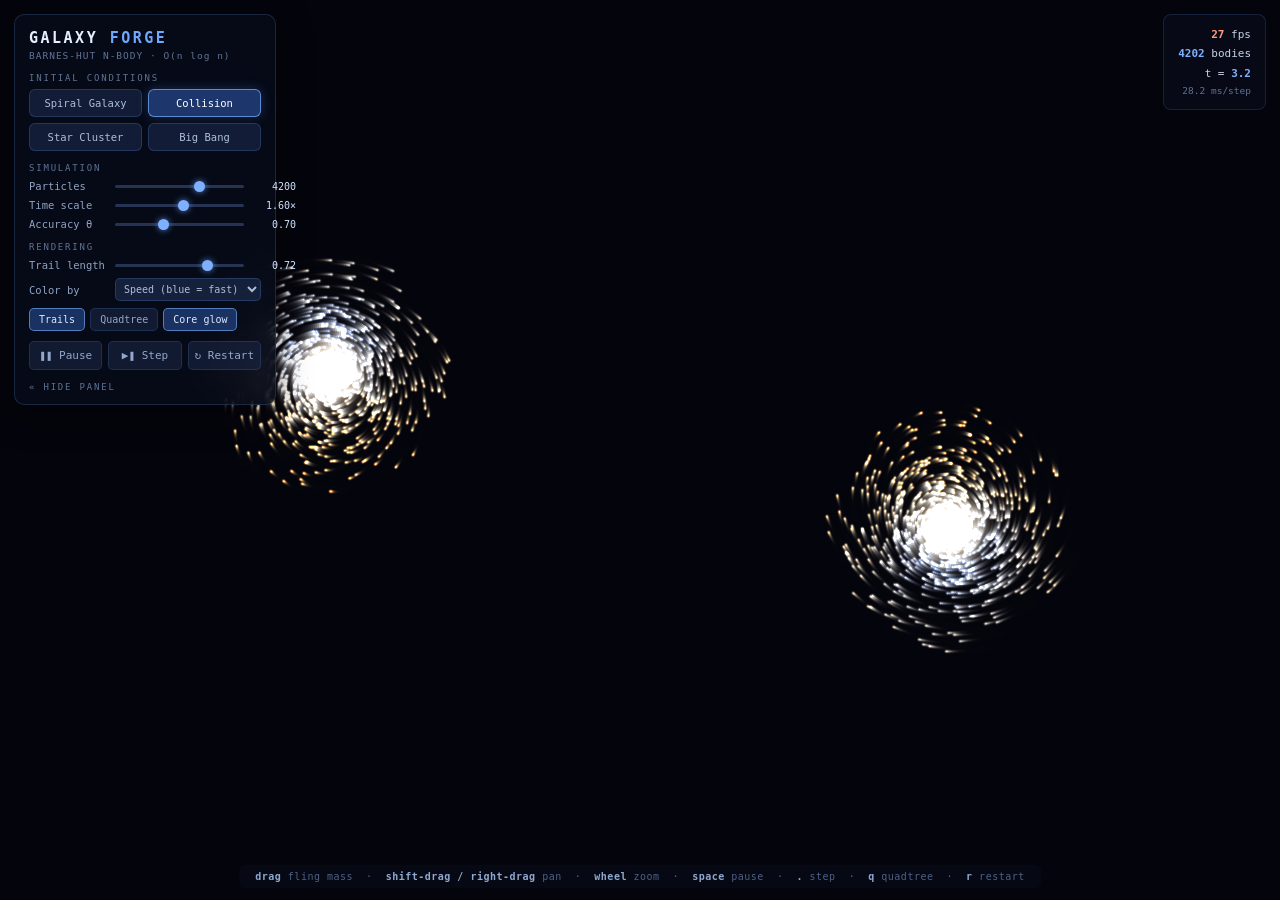
<file: galaxy-forge/index.html>
<!DOCTYPE html>
<html lang="en">
<head>
<meta charset="utf-8">
<meta name="viewport" content="width=device-width, initial-scale=1">
<meta http-equiv="Content-Security-Policy" content="default-src 'none'; style-src 'unsafe-inline'; script-src 'unsafe-inline'; img-src data:;">
<title>Galaxy Forge — Barnes-Hut N-Body Simulator</title>
<style>
  * { margin: 0; padding: 0; box-sizing: border-box; }
  html, body { width: 100%; height: 100%; overflow: hidden; background: #04060d; }
  body {
    font-family: "SF Mono", "Cascadia Code", Menlo, Consolas, monospace;
    color: #c8d4e8;
    -webkit-user-select: none; user-select: none;
  }
  #view { position: absolute; inset: 0; display: block; cursor: crosshair; }

  /* ---------- control panel ---------- */
  #panel {
    position: absolute; top: 14px; left: 14px; width: 262px;
    background: rgba(8, 13, 26, 0.82);
    border: 1px solid rgba(90, 140, 220, 0.22);
    border-radius: 10px;
    padding: 14px 14px 12px;
    backdrop-filter: blur(10px);
    box-shadow: 0 8px 32px rgba(0,0,0,0.5);
    z-index: 10;
    transition: transform 0.25s ease, opacity 0.25s ease;
  }
  #panel.hidden { transform: translateX(-290px); opacity: 0; pointer-events: none; }
  #panel h1 {
    font-size: 15px; letter-spacing: 2.5px; font-weight: 600;
    color: #e8f0ff; text-transform: uppercase;
  }
  #panel h1 span { color: #6ea8ff; }
  #panel .sub { font-size: 9.5px; color: #5f7396; letter-spacing: 1px; margin: 3px 0 12px; }

  .sect { font-size: 9px; letter-spacing: 1.8px; color: #5f7396; text-transform: uppercase; margin: 12px 0 6px; }

  .presets { display: grid; grid-template-columns: 1fr 1fr; gap: 6px; }
  .presets button {
    font: inherit; font-size: 10.5px; padding: 7px 4px;
    background: rgba(30, 45, 80, 0.55); color: #aebfdd;
    border: 1px solid rgba(90, 140, 220, 0.25); border-radius: 6px;
    cursor: pointer; transition: all 0.15s;
  }
  .presets button:hover { background: rgba(50, 75, 130, 0.7); color: #e8f0ff; }
  .presets button.active {
    background: rgba(58, 110, 210, 0.45); color: #fff;
    border-color: rgba(120, 175, 255, 0.7);
    box-shadow: 0 0 12px rgba(80, 140, 255, 0.25);
  }

  .ctl { display: flex; align-items: center; gap: 8px; margin: 7px 0; font-size: 10.5px; }
  .ctl label { flex: 0 0 78px; color: #8fa3c4; }
  .ctl output { flex: 0 0 44px; text-align: right; color: #cfe0ff; font-size: 10px; }
  input[type=range] {
    flex: 1; appearance: none; -webkit-appearance: none; height: 3px;
    background: rgba(110, 150, 220, 0.3); border-radius: 2px; outline: none; cursor: pointer;
  }
  input[type=range]::-webkit-slider-thumb {
    appearance: none; -webkit-appearance: none; width: 11px; height: 11px; border-radius: 50%;
    background: #7fb0ff; box-shadow: 0 0 6px rgba(100, 160, 255, 0.8); cursor: pointer;
  }
  input[type=range]::-moz-range-thumb {
    width: 11px; height: 11px; border-radius: 50%; border: none;
    background: #7fb0ff; box-shadow: 0 0 6px rgba(100, 160, 255, 0.8); cursor: pointer;
  }

  .toggles { display: flex; flex-wrap: wrap; gap: 5px; margin-top: 4px; }
  .toggles button, #btns button {
    font: inherit; font-size: 10px; padding: 5px 9px;
    background: rgba(25, 38, 68, 0.6); color: #93a8cc;
    border: 1px solid rgba(90, 140, 220, 0.2); border-radius: 5px; cursor: pointer;
    transition: all 0.15s;
  }
  .toggles button:hover, #btns button:hover { color: #e8f0ff; border-color: rgba(120, 175, 255, 0.5); }
  .toggles button.on {
    background: rgba(58, 110, 210, 0.4); color: #dceaff;
    border-color: rgba(120, 175, 255, 0.6);
  }
  #btns { display: flex; gap: 6px; margin-top: 10px; }
  #btns button { flex: 1; padding: 7px 4px; font-size: 11px; }
  select {
    font: inherit; font-size: 10px; flex: 1;
    background: rgba(25, 38, 68, 0.8); color: #aebfdd;
    border: 1px solid rgba(90, 140, 220, 0.25); border-radius: 5px; padding: 4px;
    outline: none; cursor: pointer;
  }

  /* ---------- HUD ---------- */
  #hud {
    position: absolute; top: 14px; right: 14px; z-index: 10;
    background: rgba(8, 13, 26, 0.75);
    border: 1px solid rgba(90, 140, 220, 0.18);
    border-radius: 8px; padding: 10px 14px;
    font-size: 11px; line-height: 1.75; text-align: right;
    backdrop-filter: blur(8px); pointer-events: none;
  }
  #hud b { color: #7fb0ff; font-weight: 600; }
  #hud .fps-good { color: #7dffa8; }
  #hud .fps-bad { color: #ff9a7d; }

  /* ---------- help footer ---------- */
  #help {
    position: absolute; bottom: 12px; left: 50%; transform: translateX(-50%);
    font-size: 10px; color: #4d6档essential086; color: #4d6086; letter-spacing: 0.5px; z-index: 10;
    background: rgba(8, 13, 26, 0.6); padding: 6px 16px; border-radius: 6px;
    white-space: nowrap; pointer-events: none;
  }
  #help b { color: #8fa8d0; font-weight: 600; }

  #panelToggle {
    position: absolute; top: 14px; left: 14px; z-index: 11;
    width: 30px; height: 30px; border-radius: 7px;
    background: rgba(8, 13, 26, 0.85); color: #7fb0ff;
    border: 1px solid rgba(90, 140, 220, 0.3); cursor: pointer;
    font-size: 15px; line-height: 1; display: none;
  }
  #panel.hidden ~ #panelToggle { display: block; }
</style>
</head>
<body>
<canvas id="view"></canvas>

<div id="panel">
  <h1>Galaxy <span>Forge</span></h1>
  <div class="sub">BARNES-HUT N-BODY &middot; O(n log n)</div>

  <div class="sect">Initial Conditions</div>
  <div class="presets">
    <button data-preset="spiral">Spiral Galaxy</button>
    <button data-preset="collision" class="active">Collision</button>
    <button data-preset="cluster">Star Cluster</button>
    <button data-preset="bigbang">Big Bang</button>
  </div>

  <div class="sect">Simulation</div>
  <div class="ctl"><label for="nSlider">Particles</label>
    <input id="nSlider" type="range" min="500" max="6000" step="100" value="4200">
    <output id="nOut">4200</output></div>
  <div class="ctl"><label for="tsSlider">Time scale</label>
    <input id="tsSlider" type="range" min="0" max="3" step="0.05" value="1.5">
    <output id="tsOut">1.50&times;</output></div>
  <div class="ctl"><label for="thetaSlider">Accuracy &theta;</label>
    <input id="thetaSlider" type="range" min="0.3" max="1.4" step="0.05" value="0.7">
    <output id="thetaOut">0.70</output></div>

  <div class="sect">Rendering</div>
  <div class="ctl"><label for="trailSlider">Trail length</label>
    <input id="trailSlider" type="range" min="0" max="0.95" step="0.05" value="0.72">
    <output id="trailOut">0.72</output></div>
  <div class="ctl"><label for="colorMode">Color by</label>
    <select id="colorMode">
      <option value="speed" selected>Speed (blue = fast)</option>
      <option value="density">Local density</option>
    </select></div>
  <div class="toggles">
    <button id="trailBtn" class="on">Trails</button>
    <button id="treeBtn">Quadtree</button>
    <button id="glowBtn" class="on">Core glow</button>
  </div>

  <div id="btns">
    <button id="pauseBtn">&#10074;&#10074; Pause</button>
    <button id="stepBtn">&#9654;&#10074; Step</button>
    <button id="resetBtn">&#8635; Restart</button>
  </div>
  <div class="sect" style="margin-bottom:0">
    <span id="hidePanel" style="cursor:pointer; pointer-events:auto">&#171; hide panel</span>
  </div>
</div>
<button id="panelToggle" title="show panel">&#9776;</button>

<div id="hud">
  <div><b id="fpsVal">--</b> fps</div>
  <div><b id="nVal">0</b> bodies</div>
  <div>t = <b id="tVal">0.0</b></div>
  <div style="font-size:9.5px;color:#5f7396"><span id="msVal">--</span> ms/step</div>
</div>

<div id="help"><b>drag</b> fling mass &nbsp;&middot;&nbsp; <b>shift-drag / right-drag</b> pan &nbsp;&middot;&nbsp; <b>wheel</b> zoom &nbsp;&middot;&nbsp; <b>space</b> pause &nbsp;&middot;&nbsp; <b>.</b> step &nbsp;&middot;&nbsp; <b>q</b> quadtree &nbsp;&middot;&nbsp; <b>r</b> restart</div>

<script>
'use strict';
/* =====================================================================
   GALAXY FORGE — Barnes-Hut N-body simulator
   Physics core is DOM-free (headless-testable); UI attaches at bottom.
   Units: G = 1, length in "parsec-ish" world units, mass arbitrary.
   ===================================================================== */

/* ---------------- simulation state ---------------- */
const MAXN = 6600;                       // slider max + headroom for flung masses
const px = new Float64Array(MAXN), py = new Float64Array(MAXN);
const vx = new Float64Array(MAXN), vy = new Float64Array(MAXN);
const ax = new Float64Array(MAXN), ay = new Float64Array(MAXN);
const mass = new Float64Array(MAXN);
const isCore = new Uint8Array(MAXN);     // rendered with a big halo
const leafDepth = new Uint8Array(MAXN);  // quadtree leaf depth = local density proxy
let N = 0;
let simTime = 0;

const P = {                // tunable physics parameters
  G: 1.0,
  eps: 3.0,                // Plummer softening length (avoids singularities)
  theta: 0.7,              // Barnes-Hut opening angle
  dtBase: 0.08,            // base leapfrog timestep
  timeScale: 1.5,
  colorV: 26               // speed that maps to the hottest (bluest) color
};

/* ---------------- Barnes-Hut quadtree (flat, pooled arrays) ----------------
   Nodes are allocated in build order, so every child index is larger than
   its parent — a single reverse sweep computes masses & centers of mass. */
const MAXNODES = MAXN * 8;
const MAXDEPTH = 40;
const nCx   = new Float64Array(MAXNODES);   // node center
const nCy   = new Float64Array(MAXNODES);
const nHalf = new Float64Array(MAXNODES);   // half-width
const nMass = new Float64Array(MAXNODES);
const nComX = new Float64Array(MAXNODES);   // center of mass
const nComY = new Float64Array(MAXNODES);
const nChild = new Int32Array(MAXNODES);    // index of first of 4 children, -1 = leaf
const nBody  = new Int32Array(MAXNODES);    // first body in leaf chain, -1 = empty
const bNext  = new Int32Array(MAXN);        // body chain (for depth-capped leaves)
let nodeCount = 0;

function allocChildren(n) {
  if (nodeCount + 4 > MAXNODES) return -1;   // budget exhausted -> chain instead
  const c = nodeCount; nodeCount += 4;
  const h = nHalf[n] * 0.5, cx = nCx[n], cy = nCy[n];
  for (let k = 0; k < 4; k++) {
    const i = c + k;
    nCx[i] = cx + ((k & 1) ? h : -h);
    nCy[i] = cy + ((k & 2) ? h : -h);
    nHalf[i] = h;
    nChild[i] = -1; nBody[i] = -1;
  }
  nChild[n] = c;
  return c;
}

function insertBody(b) {
  let node = 0, depth = 0;
  for (;;) {
    if (nChild[node] !== -1) {                        // internal: descend
      const q = (px[b] > nCx[node] ? 1 : 0) + (py[b] > nCy[node] ? 2 : 0);
      node = nChild[node] + q; depth++;
    } else if (nBody[node] === -1) {                  // empty leaf: place
      nBody[node] = b; leafDepth[b] = depth; return;
    } else {                                          // occupied leaf
      if (depth >= MAXDEPTH || allocChildren(node) === -1) {
        bNext[b] = nBody[node]; nBody[node] = b;      // chain coincident bodies
        leafDepth[b] = depth; return;
      }
      const ob = nBody[node]; nBody[node] = -1;       // push old body down
      const q = (px[ob] > nCx[node] ? 1 : 0) + (py[ob] > nCy[node] ? 2 : 0);
      nBody[nChild[node] + q] = ob; leafDepth[ob] = depth + 1;
      // loop continues: b descends into the now-internal node
    }
  }
}

function buildTree() {
  if (N === 0) { nodeCount = 0; return; }
  let minX = Infinity, maxX = -Infinity, minY = Infinity, maxY = -Infinity;
  for (let i = 0; i < N; i++) {
    const x = px[i], y = py[i];
    if (x < minX) minX = x; if (x > maxX) maxX = x;
    if (y < minY) minY = y; if (y > maxY) maxY = y;
  }
  nodeCount = 1;
  nCx[0] = (minX + maxX) * 0.5;
  nCy[0] = (minY + maxY) * 0.5;
  nHalf[0] = Math.max(maxX - minX, maxY - minY) * 0.5 * 1.0001 + 1e-3;
  nChild[0] = -1; nBody[0] = -1;
  for (let i = 0; i < N; i++) { bNext[i] = -1; insertBody(i); }
  // reverse sweep: children precede nothing — every child index > parent index
  for (let n = nodeCount - 1; n >= 0; n--) {
    let msum = 0, mx = 0, my = 0;
    const c = nChild[n];
    if (c === -1) {
      for (let b = nBody[n]; b !== -1; b = bNext[b]) {
        const mb = mass[b]; msum += mb; mx += mb * px[b]; my += mb * py[b];
      }
    } else {
      for (let k = 0; k < 4; k++) {
        const ch = c + k, mc = nMass[ch];
        msum += mc; mx += mc * nComX[ch]; my += mc * nComY[ch];
      }
    }
    nMass[n] = msum;
    if (msum > 0) { nComX[n] = mx / msum; nComY[n] = my / msum; }
    else { nComX[n] = nCx[n]; nComY[n] = nCy[n]; }
  }
}

/* ---------------- gravity via tree walk ----------------
   Plummer-softened acceleration:  a = G m d / (|d|^2 + eps^2)^(3/2)
   A body's own single-occupancy leaf contributes exactly zero (d = 0). */
const walkStack = new Int32Array(4096);

function computeForces() {
  const th2 = P.theta * P.theta, e2 = P.eps * P.eps, G = P.G;
  for (let i = 0; i < N; i++) {
    const xi = px[i], yi = py[i];
    let fx = 0, fy = 0, sp = 0;
    walkStack[sp++] = 0;
    while (sp > 0) {
      const n = walkStack[--sp];
      const nm = nMass[n];
      if (nm === 0) continue;
      const dx = nComX[n] - xi, dy = nComY[n] - yi;
      const d2 = dx * dx + dy * dy;
      const c = nChild[n];
      if (c !== -1 && 4 * nHalf[n] * nHalf[n] > th2 * d2) {
        walkStack[sp++] = c; walkStack[sp++] = c + 1;
        walkStack[sp++] = c + 2; walkStack[sp++] = c + 3;
      } else {
        const s = d2 + e2;
        const w = nm / (s * Math.sqrt(s));
        fx += dx * w; fy += dy * w;
      }
    }
    ax[i] = G * fx; ay[i] = G * fy;
  }
}

/* ---------------- leapfrog (kick-drift-kick) integrator ----------------
   Symplectic & time-reversible: bounded energy error over long runs,
   which is what keeps disks cold enough to grow spiral arms. */
function stepPhysics(dt) {
  const h = dt * 0.5;
  for (let i = 0; i < N; i++) {
    vx[i] += ax[i] * h; vy[i] += ay[i] * h;      // half kick
    px[i] += vx[i] * dt; py[i] += vy[i] * dt;    // drift
  }
  buildTree();
  computeForces();
  for (let i = 0; i < N; i++) {
    vx[i] += ax[i] * h; vy[i] += ay[i] * h;      // half kick
  }
  simTime += dt;
}

/* ---------------- diagnostics (used by headless test) ---------------- */
function totalEnergyApprox() {   // KE exact, PE via tree (theta-approximate)
  let ke = 0;
  for (let i = 0; i < N; i++) ke += 0.5 * mass[i] * (vx[i] * vx[i] + vy[i] * vy[i]);
  const th2 = P.theta * P.theta, e2 = P.eps * P.eps;
  let pe = 0;
  for (let i = 0; i < N; i++) {
    const xi = px[i], yi = py[i];
    let sp = 0; walkStack[sp++] = 0;
    while (sp > 0) {
      const n = walkStack[--sp];
      const nm = nMass[n]; if (nm === 0) continue;
      const dx = nComX[n] - xi, dy = nComY[n] - yi;
      const d2 = dx * dx + dy * dy;
      const c = nChild[n];
      if (c !== -1 && 4 * nHalf[n] * nHalf[n] > th2 * d2) {
        walkStack[sp++] = c; walkStack[sp++] = c + 1;
        walkStack[sp++] = c + 2; walkStack[sp++] = c + 3;
      } else if (d2 > 1e-12) {
        pe -= P.G * mass[i] * nm / Math.sqrt(d2 + e2);
      }
    }
  }
  return ke + 0.5 * pe;
}

/* ---------------- random helpers ---------------- */
let gaussSpare = null;
function gauss() {
  if (gaussSpare !== null) { const g = gaussSpare; gaussSpare = null; return g; }
  let u, v, s;
  do { u = Math.random() * 2 - 1; v = Math.random() * 2 - 1; s = u * u + v * v; }
  while (s >= 1 || s === 0);
  const k = Math.sqrt(-2 * Math.log(s) / s);
  gaussSpare = v * k;
  return u * k;
}

/* ---------------- initial-condition builders ---------------- */
function addBody(x, y, ux, uy, m, core) {
  if (N >= MAXN) return -1;
  const i = N++;
  px[i] = x; py[i] = y; vx[i] = ux; vy[i] = uy;
  ax[i] = 0; ay[i] = 0; mass[i] = m; isCore[i] = core ? 1 : 0;
  return i;
}

// Softening-consistent circular speed for enclosed mass Me at radius r:
// matches the softened field of the dominant central point mass.
function circVel(Me, r) {
  const r2 = r * r, s = r2 + P.eps * P.eps;
  return Math.sqrt(P.G * Me * r2 / (s * Math.sqrt(s)) * (1 / Math.max(r, 1e-6)) * Math.max(r, 1e-6));
}

/* A disk galaxy: dominant central mass (rendered as glowing core), a small
   Plummer bulge, and an exponential disk on a rotation curve derived from
   the enclosed mass — so it orbits stably and shears into spiral arms. */
function makeGalaxy(cx, cy, cvx, cvy, count, R, spin, Mc) {
  addBody(cx, cy, cvx, cvy, Mc, true);
  const nB = Math.max(1, Math.floor(count * 0.15));
  const nD = Math.max(1, count - nB);
  const Mb = Mc * 0.25, Md = Mc * 0.45;      // bulge & disk mass fractions
  const mb = Mb / nB, md = Md / nD;
  const a = Math.max(R * 0.06, 2 * P.eps);   // bulge Plummer scale
  const Rd = R / 3.2;                        // disk exponential scale length
  const rmin = Math.max(2.5 * P.eps, R * 0.045);
  const cdf = 1 - Math.exp(-R / Rd);         // truncated exponential-disk CDF

  // --- bulge: near-isotropic swarm on mostly-circular orbits
  for (let i = 0; i < nB; i++) {
    const u = 0.02 + Math.random() * 0.9;
    let r = a / Math.sqrt(Math.pow(u, -2 / 3) - 1);
    if (r > 3.5 * a) r = 3.5 * a;
    const ph = Math.random() * Math.PI * 2;
    const x = r * Math.cos(ph), y = r * Math.sin(ph);
    const Me = Mc + Mb * Math.pow(r / Math.sqrt(r * r + a * a), 3);
    const vc = circVel(Me, r);
    const vt = vc * (0.75 + 0.4 * Math.random()) * spin;
    const vr = vc * 0.30 * gauss();
    addBody(cx + x, cy + y,
      cvx - Math.sin(ph) * vt + Math.cos(ph) * vr,
      cvy + Math.cos(ph) * vt + Math.sin(ph) * vr, mb, false);
  }

  // --- disk: exponential surface density, cold rotation + small dispersion
  for (let i = 0; i < nD; i++) {
    const u = Math.random();
    let r = -Rd * Math.log(1 - u * cdf);
    // inverse-CDF of M(<r) ∝ 1-e^(-r/Rd) is a fine visual stand-in for the
    // true 1-(1+r/Rd)e^(-r/Rd); bias a touch outward for a fuller disk edge
    r = rmin + r * (1 - rmin / R);
    const ph = Math.random() * Math.PI * 2;
    const x = r * Math.cos(ph), y = r * Math.sin(ph);
    const fEnc = 1 - (1 + r / Rd) * Math.exp(-r / Rd);   // enclosed disk frac
    const Me = Mc + Mb * Math.pow(r / Math.sqrt(r * r + a * a), 3) + Md * fEnc;
    const vc = circVel(Me, r);
    const vt = (vc + vc * 0.045 * gauss()) * spin;
    const vr = vc * 0.035 * gauss();
    addBody(cx + x, cy + y,
      cvx - Math.sin(ph) * vt + Math.cos(ph) * vr,
      cvy + Math.cos(ph) * vt + Math.sin(ph) * vr, md, false);
  }
}

const PRESETS = {
  /* One serene spiral: watch differential rotation shear the self-gravitating
     disk into flocculent arms over the first few rotations. */
  spiral(n) {
    makeGalaxy(0, 0, 0, 0, n, 190, 1, 14000);
    return { zoomR: 240, colorV: 22, ts: 1.5 };
  },

  /* THE MONEY SHOT — two prograde disks on a slightly-bound near-parabolic
     orbit. First pericenter passage raises bridges + tidal tails; the pair
     then falls back and merges. Prograde spin (disk L ∥ orbital L) is what
     makes the tails long and dramatic (Toomre & Toomre 1972). */
  collision(n) {
    const Mc = 12000, R = 165;
    const n1 = Math.floor(n * 0.5), n2 = n - n1;
    const x0 = 430, y0 = 105;
    const Mtot = 2 * Mc * 1.7;                       // core + bulge + disk each
    const d0 = 2 * Math.hypot(x0, y0);
    const vRel = 0.92 * Math.sqrt(2 * P.G * Mtot / d0);   // 92% of parabolic
    makeGalaxy(-x0, -y0,  vRel / 2, 0, n1, R, 1, Mc);
    makeGalaxy( x0,  y0, -vRel / 2, 0, n2, R, 1, Mc);
    // orbital Lz = x*vy - y*vx of relative motion > 0 → CCW orbit, same
    // sense as the CCW-spinning disks → prograde encounter → big tails.
    return { zoomR: 560, colorV: 26, ts: 1.6 };
  },

  /* Dense Plummer-sphere cluster in rough virial equilibrium: core wobbles,
     evaporates stars, and relaxes — nice for the quadtree overlay. */
  cluster(n) {
    const M = 26000, aP = 85, mEach = M / n;
    for (let i = 0; i < n; i++) {
      const u = 0.02 + Math.random() * 0.93;
      let r = aP / Math.sqrt(Math.pow(u, -2 / 3) - 1);
      if (r > 6 * aP) r = 6 * aP;
      const ph = Math.random() * Math.PI * 2;
      const sig = 0.42 * Math.sqrt(P.G * M / Math.sqrt(r * r + aP * aP));
      addBody(r * Math.cos(ph), r * Math.sin(ph),
              gauss() * sig, gauss() * sig, mEach, false);
    }
    return { zoomR: 260, colorV: 18, ts: 1.2 };
  },

  /* Cold uniform ball with a Hubble-flow velocity field, v ∝ r, just past
     marginally bound: the edge escapes while the interior recollapses and
     fragments into gravitationally bound clumps — structure formation. */
  bigbang(n) {
    const M = 30000, R0 = 70, mEach = M / n;
    const H = 1.02 * Math.sqrt(2 * P.G * M / R0) / R0;
    for (let i = 0; i < n; i++) {
      const r = R0 * Math.sqrt(Math.random());
      const ph = Math.random() * Math.PI * 2;
      const x = r * Math.cos(ph), y = r * Math.sin(ph);
      addBody(x, y, x * H + gauss() * 0.7, y * H + gauss() * 0.7, mEach, false);
    }
    return { zoomR: 420, colorV: 30, ts: 1.4 };
  }
};

let currentPreset = 'collision';
let presetMeta = { zoomR: 560, colorV: 26, ts: 1.6 };

function applyPreset(name, n) {
  N = 0; simTime = 0; currentPreset = name;
  presetMeta = PRESETS[name](n);
  P.colorV = presetMeta.colorV;
  buildTree();
  computeForces();          // prime accelerations for the first leapfrog kick
}

/* =====================================================================
   Everything below touches the DOM — skipped when run headless in Node.
   ===================================================================== */
if (typeof document !== 'undefined') (function ui() {

  const canvas = document.getElementById('view');
  const ctx = canvas.getContext('2d');
  let W = 0, H = 0, DPR = 1;

  const cam = { x: 0, y: 0, zoom: 1 };
  let paused = false, stepOnce = false;
  let showTree = false, showTrails = true, showGlow = true;
  let trailFade = 0.72;         // 0 = no trails … 0.95 = very long
  let colorMode = 'speed';
  let needClear = true;

  function resize() {
    DPR = Math.min(window.devicePixelRatio || 1, 2);
    W = window.innerWidth; H = window.innerHeight;
    canvas.width = Math.round(W * DPR);
    canvas.height = Math.round(H * DPR);
    canvas.style.width = W + 'px';
    canvas.style.height = H + 'px';
    needClear = true;
  }
  window.addEventListener('resize', resize);
  resize();

  /* ---------- pre-rendered glow sprites (one per color bucket) ---------- */
  const NBUCKETS = 32;
  const RAMP = [                       // cool/slow → hot/fast
    [255,  92,  40],
    [255, 168,  76],
    [255, 224, 166],
    [196, 216, 255],
    [124, 164, 255]
  ];
  function rampColor(t) {
    const s = Math.min(Math.max(t, 0), 1) * (RAMP.length - 1);
    const i = Math.min(Math.floor(s), RAMP.length - 2), f = s - i;
    const A = RAMP[i], B = RAMP[i + 1];
    return [
      Math.round(A[0] + (B[0] - A[0]) * f),
      Math.round(A[1] + (B[1] - A[1]) * f),
      Math.round(A[2] + (B[2] - A[2]) * f)
    ];
  }
  function makeSprite(r, g, b, size, coreWhite) {
    const c = document.createElement('canvas');
    c.width = c.height = size;
    const g2 = c.getContext('2d');
    const grad = g2.createRadialGradient(size/2, size/2, 0, size/2, size/2, size/2);
    if (coreWhite) {
      grad.addColorStop(0.00, 'rgba(255,255,255,0.95)');
      grad.addColorStop(0.12, `rgba(${r},${g},${b},0.85)`);
      grad.addColorStop(0.35, `rgba(${r},${g},${b},0.28)`);
      grad.addColorStop(1.00, 'rgba(0,0,0,0)');
    } else {
      grad.addColorStop(0.00, 'rgba(255,255,255,0.85)');
      grad.addColorStop(0.22, `rgba(${r},${g},${b},0.60)`);
      grad.addColorStop(1.00, 'rgba(0,0,0,0)');
    }
    g2.fillStyle = grad;
    g2.fillRect(0, 0, size, size);
    return c;
  }
  const sprites = [];
  for (let k = 0; k < NBUCKETS; k++) {
    const [r, g, b] = rampColor(k / (NBUCKETS - 1));
    sprites.push(makeSprite(r, g, b, 48, false));
  }
  const coreSprite = makeSprite(255, 214, 150, 160, true);
  const flingSprite = makeSprite(180, 220, 255, 160, true);

  /* ---------- camera helpers ---------- */
  function screenToWorld(sx, sy) {
    return [ (sx - W / 2) / cam.zoom + cam.x,
             (sy - H / 2) / cam.zoom + cam.y ];
  }
  function fitCamera() {
    cam.x = 0; cam.y = 0;
    cam.zoom = Math.min(W, H) / (2.15 * presetMeta.zoomR);
    needClear = true;
  }

  /* ---------- input: fling, pan, zoom ---------- */
  let drag = null;   // {mode:'fling'|'pan', sx, sy, wx, wy, camX, camY}
  canvas.addEventListener('contextmenu', e => e.preventDefault());
  canvas.addEventListener('mousedown', e => {
    const pan = e.button === 1 || e.button === 2 || e.shiftKey;
    const [wx, wy] = screenToWorld(e.clientX, e.clientY);
    drag = { mode: pan ? 'pan' : 'fling',
             sx: e.clientX, sy: e.clientY, cx: e.clientX, cy: e.clientY,
             wx, wy, camX: cam.x, camY: cam.y };
    canvas.style.cursor = pan ? 'grabbing' : 'crosshair';
  });
  window.addEventListener('mousemove', e => {
    if (!drag) return;
    drag.cx = e.clientX; drag.cy = e.clientY;
    if (drag.mode === 'pan') {
      cam.x = drag.camX - (e.clientX - drag.sx) / cam.zoom;
      cam.y = drag.camY - (e.clientY - drag.sy) / cam.zoom;
      needClear = true;
    }
  });
  window.addEventListener('mouseup', e => {
    if (!drag) return;
    if (drag.mode === 'fling') {
      const dxs = drag.cx - drag.sx, dys = drag.cy - drag.sy;
      const speedK = 0.035 / cam.zoom;               // px of drag → world speed
      addBody(drag.wx, drag.wy, dxs * speedK * cam.zoom, dys * speedK * cam.zoom,
              2600, true);
      // a flung intruder ~1/5 of a galaxy core: heavy enough to raise tides
      buildTree(); computeForces();
    }
    drag = null;
    canvas.style.cursor = 'crosshair';
  });
  canvas.addEventListener('wheel', e => {
    e.preventDefault();
    const [wx, wy] = screenToWorld(e.clientX, e.clientY);
    const f = Math.exp(-e.deltaY * 0.0012);
    cam.zoom = Math.min(Math.max(cam.zoom * f, 0.02), 40);
    // keep the world point under the cursor fixed
    cam.x = wx - (e.clientX - W / 2) / cam.zoom;
    cam.y = wy - (e.clientY - H / 2) / cam.zoom;
    needClear = true;
  }, { passive: false });

  /* ---------- UI wiring ---------- */
  const $ = id => document.getElementById(id);
  const nSlider = $('nSlider'), tsSlider = $('tsSlider'),
        thetaSlider = $('thetaSlider'), trailSlider = $('trailSlider');

  function restart() {
    applyPreset(currentPreset, parseInt(nSlider.value, 10));
    tsSlider.value = presetMeta.ts;
    P.timeScale = presetMeta.ts;
    $('tsOut').textContent = presetMeta.ts.toFixed(2) + '×';
    fitCamera();
  }

  document.querySelectorAll('.presets button').forEach(btn => {
    btn.addEventListener('click', () => {
      document.querySelectorAll('.presets button').forEach(b => b.classList.remove('active'));
      btn.classList.add('active');
      currentPreset = btn.dataset.preset;
      restart();
    });
  });

  nSlider.addEventListener('input', () => { $('nOut').textContent = nSlider.value; });
  nSlider.addEventListener('change', restart);
  tsSlider.addEventListener('input', () => {
    P.timeScale = parseFloat(tsSlider.value);
    $('tsOut').textContent = P.timeScale.toFixed(2) + '×';
  });
  thetaSlider.addEventListener('input', () => {
    P.theta = parseFloat(thetaSlider.value);
    $('thetaOut').textContent = P.theta.toFixed(2);
  });
  trailSlider.addEventListener('input', () => {
    trailFade = parseFloat(trailSlider.value);
    $('trailOut').textContent = trailFade.toFixed(2);
  });
  $('colorMode').addEventListener('change', e => { colorMode = e.target.value; });

  function toggleBtn(id, get, set) {
    $(id).addEventListener('click', () => {
      set(!get());
      $(id).classList.toggle('on', get());
      needClear = true;
    });
  }
  toggleBtn('trailBtn', () => showTrails, v => showTrails = v);
  toggleBtn('treeBtn',  () => showTree,   v => showTree = v);
  toggleBtn('glowBtn',  () => showGlow,   v => showGlow = v);

  function setPaused(v) {
    paused = v;
    $('pauseBtn').innerHTML = paused ? '&#9654; Play' : '&#10074;&#10074; Pause';
  }
  $('pauseBtn').addEventListener('click', () => setPaused(!paused));
  $('stepBtn').addEventListener('click', () => { setPaused(true); stepOnce = true; });
  $('resetBtn').addEventListener('click', restart);
  $('hidePanel').addEventListener('click', () => $('panel').classList.add('hidden'));
  $('panelToggle').addEventListener('click', () => $('panel').classList.remove('hidden'));

  window.addEventListener('keydown', e => {
    if (e.target.tagName === 'INPUT' || e.target.tagName === 'SELECT') return;
    if (e.code === 'Space') { e.preventDefault(); setPaused(!paused); }
    else if (e.key === '.') { setPaused(true); stepOnce = true; }
    else if (e.key === 'q') { $('treeBtn').click(); }
    else if (e.key === 't') { $('trailBtn').click(); }
    else if (e.key === 'r') { restart(); }
  });

  /* ---------- rendering ---------- */
  function drawQuadtree() {
    ctx.strokeStyle = 'rgba(90, 200, 160, 0.28)';
    ctx.lineWidth = 1;
    ctx.beginPath();
    for (let n = 0; n < nodeCount; n++) {
      if (nMass[n] === 0) continue;
      const h = nHalf[n];
      if (h * cam.zoom * DPR < 3) continue;          // skip sub-pixel nodes
      const sx = ((nCx[n] - h) - cam.x) * cam.zoom + W / 2;
      const sy = ((nCy[n] - h) - cam.y) * cam.zoom + H / 2;
      const s = h * 2 * cam.zoom;
      if (sx > W || sy > H || sx + s < 0 || sy + s < 0) continue;
      ctx.rect(sx * DPR, sy * DPR, s * DPR, s * DPR);
    }
    ctx.stroke();
  }

  function render() {
    // trails: translucent wash instead of a hard clear
    ctx.globalCompositeOperation = 'source-over';
    if (needClear || !showTrails) {
      ctx.fillStyle = '#04060d';
      ctx.fillRect(0, 0, canvas.width, canvas.height);
      needClear = false;
    } else {
      ctx.fillStyle = 'rgba(4, 6, 13, ' + (1 - trailFade).toFixed(3) + ')';
      ctx.fillRect(0, 0, canvas.width, canvas.height);
    }

    if (showTree) drawQuadtree();

    // stars, additively blended for glow
    ctx.globalCompositeOperation = 'lighter';
    const z = cam.zoom, cx = cam.x, cy = cam.y, hw = W / 2, hh = H / 2;
    const size = Math.min(Math.max(6.5 * Math.sqrt(z), 2.6), 13) * DPR;
    const half = size / 2;
    const invV = (NBUCKETS - 1) / P.colorV;
    const bySpeed = (colorMode === 'speed');
    const pad = size;
    for (let i = 0; i < N; i++) {
      const sx = ((px[i] - cx) * z + hw) * DPR;
      const sy = ((py[i] - cy) * z + hh) * DPR;
      if (sx < -pad || sy < -pad || sx > canvas.width + pad || sy > canvas.height + pad) continue;
      let b;
      if (bySpeed) {
        const dvx = vx[i], dvy = vy[i];
        b = (Math.sqrt(dvx * dvx + dvy * dvy) * invV) | 0;
      } else {
        b = ((leafDepth[i] - 3) * (NBUCKETS - 1) / 9) | 0;
      }
      if (b < 0) b = 0; else if (b > NBUCKETS - 1) b = NBUCKETS - 1;
      ctx.drawImage(sprites[b], sx - half, sy - half, size, size);
      if (isCore[i]) {
        const cs = Math.min(Math.max(120 * Math.sqrt(z), 30), 340) * DPR;
        if (showGlow)
          ctx.drawImage(mass[i] > 5000 ? coreSprite : flingSprite,
                        sx - cs / 2, sy - cs / 2, cs, cs);
      }
    }

    // fling preview
    if (drag && drag.mode === 'fling') {
      ctx.globalCompositeOperation = 'source-over';
      ctx.strokeStyle = 'rgba(160, 210, 255, 0.85)';
      ctx.lineWidth = 1.5 * DPR;
      ctx.setLineDash([6 * DPR, 5 * DPR]);
      ctx.beginPath();
      ctx.moveTo(drag.sx * DPR, drag.sy * DPR);
      ctx.lineTo(drag.cx * DPR, drag.cy * DPR);
      ctx.stroke();
      ctx.setLineDash([]);
      ctx.beginPath();
      ctx.arc(drag.sx * DPR, drag.sy * DPR, 5 * DPR, 0, Math.PI * 2);
      ctx.stroke();
    }
  }

  /* ---------- main loop ---------- */
  const fpsEl = $('fpsVal'), nEl = $('nVal'), tEl = $('tVal'), msEl = $('msVal');
  let lastT = 0, fpsEMA = 60, physMsEMA = 0, hudT = 0;

  function frame(t) {
    const dtms = Math.min(t - lastT, 100) || 16.7;
    lastT = t;
    fpsEMA += (1000 / dtms - fpsEMA) * 0.06;

    if (!paused || stepOnce) {
      const t0 = performance.now();
      if (stepOnce) {
        stepPhysics(P.dtBase);
        stepOnce = false;
      } else if (P.timeScale > 0) {
        // sub-step so dt per leapfrog step never exceeds dtBase (stability)
        const nSub = Math.max(1, Math.ceil(P.timeScale));
        const dt = P.dtBase * P.timeScale / nSub;
        for (let s = 0; s < nSub; s++) stepPhysics(dt);
      }
      physMsEMA += (performance.now() - t0 - physMsEMA) * 0.08;
    } else if (showTree && nodeCount === 0) {
      buildTree();
    }

    render();

    hudT += dtms;
    if (hudT > 250) {
      hudT = 0;
      fpsEl.textContent = Math.round(fpsEMA);
      fpsEl.className = fpsEMA > 45 ? 'fps-good' : 'fps-bad';
      nEl.textContent = N;
      tEl.textContent = simTime.toFixed(1);
      msEl.textContent = physMsEMA.toFixed(1);
    }
    requestAnimationFrame(frame);
  }

  restart();
  requestAnimationFrame(frame);
})();
</script>
</body>
</html>
</file>
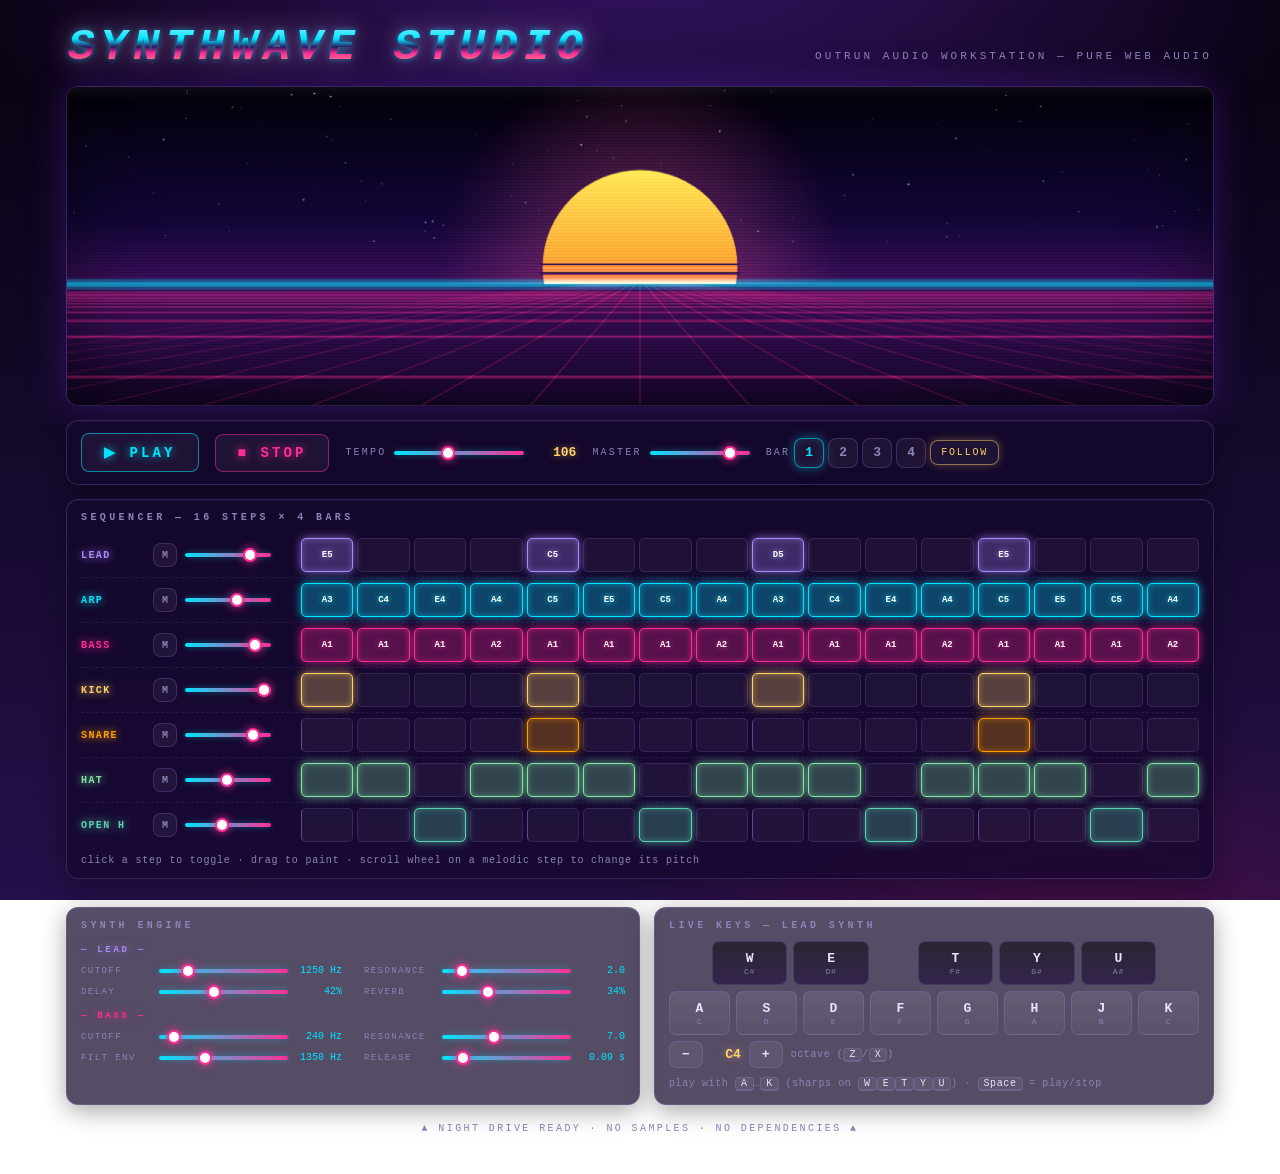
<file: synthwave-studio/index.html>
<!DOCTYPE html>
<html lang="en">
<head>
<meta charset="UTF-8">
<meta name="viewport" content="width=device-width, initial-scale=1.0">
<title>SYNTHWAVE STUDIO</title>
<style>
  :root{
    --bg0:#07020f; --bg1:#160a2e; --bg2:#24104a;
    --pink:#ff2d95; --cyan:#00e5ff; --purple:#a78bfa; --gold:#ffd166; --orange:#ff9e00;
    --panel:rgba(20,8,44,.72); --line:rgba(167,139,250,.22);
    --text:#e8e3ff; --dim:#8d83b8;
  }
  *{box-sizing:border-box; margin:0; padding:0; -webkit-tap-highlight-color:transparent;}
  html,body{height:100%;}
  body{
    background:
      radial-gradient(1200px 600px at 50% -10%, #3b1670 0%, transparent 60%),
      radial-gradient(900px 500px at 85% 110%, #4a0e42 0%, transparent 55%),
      linear-gradient(180deg, var(--bg0) 0%, var(--bg1) 55%, var(--bg2) 100%);
    background-attachment:fixed;
    color:var(--text);
    font-family:"SF Mono","Cascadia Code","JetBrains Mono",Menlo,Consolas,monospace;
    font-size:13px;
    overflow-x:hidden;
    min-height:100%;
  }
  #app{max-width:1180px; margin:0 auto; padding:18px 16px 40px;}

  /* ---------- header ---------- */
  header{display:flex; align-items:baseline; justify-content:space-between; flex-wrap:wrap; gap:8px; padding:4px 2px 14px;}
  h1{
    font-size:clamp(26px,4.6vw,44px); font-weight:800; letter-spacing:.14em; font-style:italic;
    background:linear-gradient(180deg,#9ef3ff 0%,#00e5ff 34%,#2b1a5e 50%,#ff2d95 62%,#ffd166 100%);
    -webkit-background-clip:text; background-clip:text; color:transparent;
    filter:drop-shadow(0 0 14px rgba(255,45,149,.55)) drop-shadow(0 0 3px rgba(0,229,255,.6));
    animation:hue 14s linear infinite;
  }
  @keyframes hue{0%{filter:drop-shadow(0 0 14px rgba(255,45,149,.55)) drop-shadow(0 0 3px rgba(0,229,255,.6)) hue-rotate(0deg);}
                 100%{filter:drop-shadow(0 0 14px rgba(255,45,149,.55)) drop-shadow(0 0 3px rgba(0,229,255,.6)) hue-rotate(360deg);}}
  header .sub{color:var(--dim); letter-spacing:.28em; font-size:11px; text-transform:uppercase;}

  /* ---------- visualizer ---------- */
  #vis-wrap{
    position:relative; height:320px; border-radius:12px; overflow:hidden;
    border:1px solid var(--line);
    background:linear-gradient(180deg,#04010c 0%,#12063a 42%,#3d0f5e 62%,#1b0733 100%);
    box-shadow:0 0 40px rgba(123,47,247,.28), inset 0 0 80px rgba(0,0,0,.55);
  }
  #vis{position:absolute; inset:0; width:100%; height:100%; display:block;}
  #vis-wrap .scanlines{
    position:absolute; inset:0; pointer-events:none; mix-blend-mode:overlay; opacity:.5;
    background:repeating-linear-gradient(0deg, rgba(0,0,0,.35) 0 1px, transparent 1px 3px);
  }
  #vis-wrap .vignette{
    position:absolute; inset:0; pointer-events:none;
    background:radial-gradient(120% 90% at 50% 45%, transparent 55%, rgba(2,0,10,.75) 100%);
  }
  #vis-wrap .crt{
    position:absolute; inset:0; pointer-events:none; opacity:.05;
    background:linear-gradient(180deg,#fff, transparent 4%);
    animation:flick 6s steps(60) infinite;
  }
  @keyframes flick{0%,92%,100%{opacity:.04;} 93%{opacity:.10;} 94%{opacity:.03;} 96%{opacity:.08;}}

  /* ---------- panels ---------- */
  .panel{
    margin-top:14px; padding:12px 14px; border-radius:12px;
    background:var(--panel); border:1px solid var(--line);
    box-shadow:0 6px 24px rgba(0,0,0,.35), inset 0 1px 0 rgba(255,255,255,.04);
    backdrop-filter:blur(6px);
  }
  .panel h2{
    font-size:10px; letter-spacing:.34em; color:var(--dim); text-transform:uppercase;
    margin-bottom:10px; font-weight:600;
  }

  /* ---------- transport ---------- */
  #transport{display:flex; align-items:center; gap:16px; flex-wrap:wrap;}
  button{
    font:inherit; color:inherit; cursor:pointer; border-radius:8px;
    background:rgba(255,255,255,.05); border:1px solid var(--line);
    transition:box-shadow .15s, background .15s, transform .05s;
  }
  button:active{transform:translateY(1px);}
  .tbtn{
    padding:10px 22px; font-size:14px; letter-spacing:.22em; font-weight:700; text-transform:uppercase;
  }
  #playBtn{border-color:rgba(0,229,255,.55); color:var(--cyan); text-shadow:0 0 8px rgba(0,229,255,.8);}
  #playBtn:hover{box-shadow:0 0 18px rgba(0,229,255,.45);}
  #playBtn.on{background:rgba(0,229,255,.14); box-shadow:0 0 24px rgba(0,229,255,.6), inset 0 0 12px rgba(0,229,255,.25);}
  #stopBtn{border-color:rgba(255,45,149,.5); color:var(--pink); text-shadow:0 0 8px rgba(255,45,149,.8);}
  #stopBtn:hover{box-shadow:0 0 18px rgba(255,45,149,.4);}
  .tgroup{display:flex; align-items:center; gap:8px;}
  .tgroup label{color:var(--dim); font-size:10px; letter-spacing:.22em; text-transform:uppercase;}
  .val{min-width:44px; text-align:right; color:var(--gold); text-shadow:0 0 8px rgba(255,209,102,.5); font-weight:700;}

  input[type=range]{
    -webkit-appearance:none; appearance:none; height:4px; border-radius:2px; outline:none;
    background:linear-gradient(90deg,var(--cyan),var(--pink));
    box-shadow:0 0 6px rgba(0,229,255,.35); cursor:pointer;
  }
  input[type=range]::-webkit-slider-thumb{
    -webkit-appearance:none; appearance:none; width:14px; height:14px; border-radius:50%;
    background:#fff; border:2px solid var(--pink);
    box-shadow:0 0 10px rgba(255,45,149,.9);
  }
  input[type=range]::-moz-range-thumb{
    width:12px; height:12px; border-radius:50%; background:#fff; border:2px solid var(--pink);
    box-shadow:0 0 10px rgba(255,45,149,.9);
  }

  .pages{display:flex; gap:4px; align-items:center;}
  .pageBtn{width:30px; height:30px; font-weight:700; color:var(--dim);}
  .pageBtn.active{color:var(--cyan); border-color:rgba(0,229,255,.6); box-shadow:0 0 12px rgba(0,229,255,.4), inset 0 0 8px rgba(0,229,255,.15);}
  .pageBtn.playing{color:var(--gold);}
  #followBtn{padding:6px 10px; font-size:10px; letter-spacing:.18em; color:var(--dim);}
  #followBtn.on{color:var(--gold); border-color:rgba(255,209,102,.5); box-shadow:0 0 10px rgba(255,209,102,.3);}

  /* ---------- sequencer ---------- */
  .track{display:grid; grid-template-columns:210px 1fr; gap:10px; align-items:center; padding:5px 0;}
  .track + .track{border-top:1px dashed rgba(167,139,250,.12);}
  .t-head{display:flex; align-items:center; gap:8px;}
  .t-name{
    width:64px; font-size:10px; font-weight:700; letter-spacing:.14em;
    color:var(--tc); text-shadow:0 0 8px var(--tc);
  }
  .muteBtn{width:24px; height:24px; font-size:10px; font-weight:700; color:var(--dim);}
  .muteBtn.on{color:#f66; border-color:rgba(255,80,80,.6); box-shadow:0 0 10px rgba(255,60,60,.45); background:rgba(255,60,60,.12);}
  .t-head input[type=range]{width:86px;}
  .steps{display:grid; grid-template-columns:repeat(16,1fr); gap:4px;}
  .cell{
    height:34px; border-radius:5px; position:relative; padding:0;
    background:rgba(255,255,255,.045); border:1px solid rgba(167,139,250,.16);
    font-size:9px; font-weight:700; color:transparent; letter-spacing:0;
    transition:background .08s, box-shadow .08s;
  }
  .cell:nth-child(4n+1){border-left:1px solid rgba(167,139,250,.45);}
  .cell:hover{background:rgba(255,255,255,.12);}
  .cell.on{
    background:color-mix(in srgb, var(--tc) 28%, #14062e);
    border-color:var(--tc);
    box-shadow:0 0 10px color-mix(in srgb, var(--tc) 70%, transparent), inset 0 0 6px color-mix(in srgb, var(--tc) 45%, transparent);
    color:#fff; text-shadow:0 0 6px var(--tc);
  }
  .cell.now{filter:brightness(1.9) saturate(1.2);}
  .cell.now::after{
    content:""; position:absolute; inset:-2px; border-radius:6px;
    border:1px solid rgba(255,255,255,.85); box-shadow:0 0 10px rgba(255,255,255,.55);
    pointer-events:none;
  }
  .seq-note{color:var(--dim); font-size:10px; letter-spacing:.08em; margin-top:8px;}

  /* ---------- bottom: synth + keys ---------- */
  #bottom{display:grid; grid-template-columns:1fr 1fr; gap:14px; margin-top:14px;}
  @media (max-width:900px){ #bottom{grid-template-columns:1fr;} .track{grid-template-columns:1fr;} }
  .knobs{display:grid; grid-template-columns:repeat(2,1fr); gap:10px 22px;}
  .knob{display:grid; grid-template-columns:70px 1fr 46px; align-items:center; gap:8px;}
  .knob span{font-size:9px; letter-spacing:.16em; color:var(--dim); text-transform:uppercase;}
  .knob output{font-size:10px; color:var(--cyan); text-align:right;}
  .kgroup-title{grid-column:1/-1; font-size:9px; letter-spacing:.3em; margin-top:4px; font-weight:700;}
  .kgroup-title.lead{color:var(--purple); text-shadow:0 0 8px rgba(167,139,250,.6);}
  .kgroup-title.bass{color:var(--pink); text-shadow:0 0 8px rgba(255,45,149,.6);}

  #keys{user-select:none;}
  .keyrow{display:flex; gap:6px; margin-bottom:6px;}
  .keycap{
    flex:1; height:44px; border-radius:7px; display:flex; flex-direction:column;
    align-items:center; justify-content:center; gap:1px; cursor:pointer;
    background:linear-gradient(180deg,rgba(255,255,255,.09),rgba(255,255,255,.03));
    border:1px solid var(--line);
  }
  .keycap b{font-size:13px; color:var(--text);}
  .keycap i{font-size:8px; font-style:normal; color:var(--dim); letter-spacing:.1em;}
  .keycap.sharp{background:linear-gradient(180deg,rgba(0,0,0,.5),rgba(30,10,60,.6));}
  .keycap.lit{
    border-color:var(--cyan); background:rgba(0,229,255,.18);
    box-shadow:0 0 16px rgba(0,229,255,.7), inset 0 0 10px rgba(0,229,255,.3);
  }
  .keycap.lit b{color:var(--cyan); text-shadow:0 0 8px var(--cyan);}
  .keyspacer{flex:.5;}
  .octrow{display:flex; align-items:center; gap:8px; margin-top:2px;}
  .octrow button{padding:5px 12px; font-weight:700;}
  .octrow .val{min-width:30px;}
  .hint{color:var(--dim); font-size:10px; letter-spacing:.06em; margin-top:8px; line-height:1.6;}
  kbd{
    border:1px solid var(--line); border-bottom-width:2px; border-radius:4px;
    padding:0 5px; font-family:inherit; font-size:10px; background:rgba(255,255,255,.06); color:var(--text);
  }
  footer{margin-top:18px; text-align:center; color:var(--dim); font-size:10px; letter-spacing:.24em;}
</style>
</head>
<body>
<div id="app">
  <header>
    <h1>SYNTHWAVE&nbsp;STUDIO</h1>
    <div class="sub">outrun audio workstation &mdash; pure web audio</div>
  </header>

  <div id="vis-wrap">
    <canvas id="vis"></canvas>
    <div class="scanlines"></div>
    <div class="vignette"></div>
    <div class="crt"></div>
  </div>

  <section class="panel" id="transport">
    <button class="tbtn" id="playBtn">&#9654; Play</button>
    <button class="tbtn" id="stopBtn">&#9632; Stop</button>
    <div class="tgroup">
      <label>Tempo</label>
      <input type="range" id="bpm" min="70" max="160" value="106" step="1" style="width:130px">
      <span class="val" id="bpmVal">106</span>
    </div>
    <div class="tgroup">
      <label>Master</label>
      <input type="range" id="masterVol" min="0" max="1" value="0.85" step="0.01" style="width:100px">
    </div>
    <div class="tgroup pages">
      <label>Bar</label>
      <div id="pageTabs" class="pages"></div>
      <button id="followBtn" class="on">FOLLOW</button>
    </div>
  </section>

  <section class="panel">
    <h2>Sequencer &mdash; 16 steps &times; 4 bars</h2>
    <div id="tracks"></div>
    <div class="seq-note">click a step to toggle &middot; drag to paint &middot; scroll wheel on a melodic step to change its pitch</div>
  </section>

  <div id="bottom">
    <section class="panel">
      <h2>Synth Engine</h2>
      <div class="knobs" id="knobs"></div>
    </section>
    <section class="panel">
      <h2>Live Keys &mdash; lead synth</h2>
      <div id="keys"></div>
      <div class="octrow">
        <button id="octDown">&minus;</button>
        <span class="val" id="octVal">C4</span>
        <button id="octUp">+</button>
        <span class="hint" style="margin:0">octave (<kbd>Z</kbd>/<kbd>X</kbd>)</span>
      </div>
      <div class="hint">play with <kbd>A</kbd>&hellip;<kbd>K</kbd> (sharps on <kbd>W</kbd><kbd>E</kbd><kbd>T</kbd><kbd>Y</kbd><kbd>U</kbd>) &middot; <kbd>Space</kbd> = play/stop</div>
    </section>
  </div>

  <footer>&#9650; NIGHT DRIVE READY &middot; NO SAMPLES &middot; NO DEPENDENCIES &#9650;</footer>
</div>

<script>
'use strict';
/* ================================================================
   SYNTHWAVE STUDIO — a single-file Web Audio workstation
   subtractive poly synth · 16-step / 4-bar sequencer · drum synthesis
   ping-pong delay · procedural convolution reverb · canvas visualizer
   ================================================================ */

// ---------------------------------------------------------------- state
const STEPS = 16, BARS = 4, TOTAL = STEPS * BARS;
let bpm = 106;
let masterVol = 0.85;
const stepDur = () => 60 / bpm / 4;

const NOTE_NAMES = ['C','C#','D','D#','E','F','F#','G','G#','A','A#','B'];
const noteName = m => NOTE_NAMES[m % 12] + (Math.floor(m / 12) - 1);
const mtof = m => 440 * Math.pow(2, (m - 69) / 12);

// ---------------------------------------------------------------- synth patches
const PATCHES = {
  bass: {
    osc: [['sawtooth', 0, 0.9, 0], ['square', 12, 0.30, 0], ['sine', 0, 0.55, 0]],
    cut: 240, fenv: 1350, fsus: 0.12, fdec: 0.14, q: 7,
    amp: { a: 0.004, d: 0.16, s: 0.28, r: 0.09 }, gain: 0.52
  },
  arp: {
    osc: [['square', 0, 0.5, 0], ['sawtooth', 0, 0.5, 4]],
    cut: 760, fenv: 2300, fsus: 0.10, fdec: 0.12, q: 5,
    amp: { a: 0.002, d: 0.14, s: 0.06, r: 0.12 }, gain: 0.40,
    trackLfo: { rate: 0.11, depth: 460 }          // slow shimmering cutoff sweep
  },
  lead: {
    osc: [['sawtooth', 0, 0.42, -10], ['sawtooth', 0, 0.42, 10], ['square', -12, 0.22, 0]],
    cut: 1250, fenv: 2700, fsus: 0.42, fdec: 0.34, q: 2,
    amp: { a: 0.012, d: 0.24, s: 0.65, r: 0.42 }, gain: 0.5,
    vib: { rate: 5.3, depth: 7 }                  // per-voice vibrato LFO (cents)
  }
};

// ---------------------------------------------------------------- tracks
const mkSteps = () => new Array(TOTAL).fill(null);
const TRACKS = [
  { id:'lead',  name:'LEAD',   color:'#a78bfa', type:'synth', patch:PATCHES.lead, defNote:76, vol:0.80, sends:{delay:0.42, reverb:0.34}, mute:false, steps:mkSteps() },
  { id:'arp',   name:'ARP',    color:'#00e5ff', type:'synth', patch:PATCHES.arp,  defNote:69, vol:0.62, sends:{delay:0.26, reverb:0.20}, mute:false, steps:mkSteps(), pumped:true },
  { id:'bass',  name:'BASS',   color:'#ff2d95', type:'synth', patch:PATCHES.bass, defNote:33, vol:0.88, sends:{delay:0.00, reverb:0.05}, mute:false, steps:mkSteps() },
  { id:'kick',  name:'KICK',   color:'#ffd166', type:'drum',  drum:'kick',  vol:1.00, sends:{delay:0.00, reverb:0.02}, mute:false, steps:mkSteps() },
  { id:'snare', name:'SNARE',  color:'#ff9e00', type:'drum',  drum:'snare', vol:0.85, sends:{delay:0.09, reverb:0.28}, mute:false, steps:mkSteps() },
  { id:'chat',  name:'HAT',    color:'#7ee8a2', type:'drum',  drum:'chat',  vol:0.48, sends:{delay:0.00, reverb:0.07}, mute:false, steps:mkSteps() },
  { id:'ohat',  name:'OPEN H', color:'#5ad1b0', type:'drum',  drum:'ohat',  vol:0.42, sends:{delay:0.06, reverb:0.12}, mute:false, steps:mkSteps() }
];
const trackById = id => TRACKS.find(t => t.id === id);

// ---------------------------------------------------------------- demo song  (A minor · Am F C G)
function buildDemoSong() {
  const bass = trackById('bass'), arp = trackById('arp'), lead = trackById('lead');
  const kick = trackById('kick'), snare = trackById('snare');
  const chat = trackById('chat'), ohat = trackById('ohat');

  const ROOTS  = [33, 29, 36, 31];                                  // A1 F1 C2 G1
  const CHORDS = [[57,60,64],[57,60,65],[55,60,64],[55,59,62]];     // Am F/A C/G G
  const ORD    = [0,1,2,3,4,5,4,3];                                 // up-down arpeggio

  for (let b = 0; b < BARS; b++) {
    const root = ROOTS[b], tones = CHORDS[b];
    const spread = [...tones, tones[0]+12, tones[1]+12, tones[2]+12];
    for (let s = 0; s < STEPS; s++) {
      const i = b * STEPS + s;
      // driving 16th octave bass
      bass.steps[i] = { n: root + (s % 4 === 3 ? 12 : 0), v: s % 4 === 0 ? 1 : 0.72, len: 0.85 };
      // shimmering chord arpeggio
      arp.steps[i]  = { n: spread[ORD[s % 8]], v: s % 4 === 0 ? 0.9 : 0.6, len: 0.6 };
      // drums: four-on-the-floor, backbeat snare, 16th hats w/ open offbeats
      if (s % 4 === 0) kick.steps[i] = { v: 1 };
      if (s === 4 || s === 12) snare.steps[i] = { v: 1 };
      if (s % 4 === 2) ohat.steps[i] = { v: 0.5 };
      else chat.steps[i] = { v: s % 4 === 0 ? 0.85 : 0.5 };
    }
  }
  kick.steps[3*STEPS + 14]  = { v: 0.7 };   // bar-4 kick push
  snare.steps[3*STEPS + 15] = { v: 0.65 };  // bar-4 snare fill

  // the hook — anthemic lead over the changes
  const MELODY = [
    [[0,76,3],[4,72,2],[8,74,3],[12,76,4]],   // E  C  D  E~
    [[4,72,2],[8,69,3],[12,72,2]],            //    C  A  C
    [[0,76,3],[4,79,2],[8,81,4],[14,79,2]],   // E  G  A~ G
    [[0,76,2],[4,74,3],[8,72,2],[12,71,4]]    // E  D  C  B → resolves home
  ];
  MELODY.forEach((bar, b) => bar.forEach(([s, n, len]) =>
    lead.steps[b*STEPS + s] = { n, v: 0.95, len }));
}
buildDemoSong();

// ---------------------------------------------------------------- audio engine (lazy — built on first gesture)
let ctx = null, master, comp, analyser, bus;
let delayL, delayR, revConvolver, pump, noiseBuf;
const A = { ready: false };

function buildAudio() {
  ctx = new (window.AudioContext || window.webkitAudioContext)();

  master = ctx.createGain();  master.gain.value = masterVol;
  comp = ctx.createDynamicsCompressor();
  comp.threshold.value = -12; comp.knee.value = 22; comp.ratio.value = 5;
  comp.attack.value = 0.003;  comp.release.value = 0.24;
  analyser = ctx.createAnalyser();
  analyser.fftSize = 2048; analyser.smoothingTimeConstant = 0.8;

  bus = ctx.createGain();          // dry sum
  bus.connect(comp); comp.connect(master); master.connect(analyser); analyser.connect(ctx.destination);

  // --- shared noise buffer (drums)
  noiseBuf = ctx.createBuffer(1, ctx.sampleRate * 1.2, ctx.sampleRate);
  const nd = noiseBuf.getChannelData(0);
  for (let i = 0; i < nd.length; i++) nd[i] = Math.random() * 2 - 1;

  // --- ping-pong delay (tempo-synced dotted 8th)
  const delayIn = ctx.createGain();
  delayL = ctx.createDelay(2); delayR = ctx.createDelay(2);
  const fbF = ctx.createBiquadFilter(); fbF.type = 'lowpass'; fbF.frequency.value = 3200;
  const fb1 = ctx.createGain(); fb1.gain.value = 0.55;
  const fb2 = ctx.createGain(); fb2.gain.value = 0.55;
  const panL = ctx.createStereoPanner(); panL.pan.value = -0.6;
  const panR = ctx.createStereoPanner(); panR.pan.value =  0.6;
  const dWet = ctx.createGain(); dWet.gain.value = 0.9;
  delayIn.connect(delayL);
  delayL.connect(panL); panL.connect(dWet);
  delayL.connect(fbF);  fbF.connect(fb1); fb1.connect(delayR);
  delayR.connect(panR); panR.connect(dWet);
  delayR.connect(fb2);  fb2.connect(delayL);
  dWet.connect(comp);
  A.delayIn = delayIn;
  setDelayTimes();

  // --- convolution reverb with a procedurally generated impulse response
  const revIn = ctx.createGain();
  revConvolver = ctx.createConvolver();
  revConvolver.buffer = makeImpulse(2.8, 2.6);
  const rWet = ctx.createGain(); rWet.gain.value = 1.0;
  revIn.connect(revConvolver); revConvolver.connect(rWet); rWet.connect(comp);
  A.revIn = revIn;

  // --- sidechain-style pump bus (ducked by the kick)
  pump = ctx.createGain(); pump.gain.value = 1; pump.connect(bus);

  // --- per-track buses + sends
  for (const t of TRACKS) {
    t.gainNode = ctx.createGain();
    t.gainNode.gain.value = t.mute ? 0 : t.vol;
    t.gainNode.connect(t.pumped ? pump : bus);
    t.sendNodes = {};
    for (const kind of ['delay', 'reverb']) {
      const g = ctx.createGain(); g.gain.value = t.sends[kind];
      t.gainNode.connect(g);
      g.connect(kind === 'delay' ? delayIn : revIn);
      t.sendNodes[kind] = g;
    }
    // per-track cutoff LFO (arp shimmer) — shared by all its voices
    if (t.type === 'synth' && t.patch.trackLfo) {
      const lo = ctx.createOscillator(); lo.frequency.value = t.patch.trackLfo.rate;
      const lg = ctx.createGain(); lg.gain.value = t.patch.trackLfo.depth;
      lo.connect(lg); lo.start();
      t.lfoOut = lg;
    }
  }
  A.ready = true;
}

function makeImpulse(seconds, decayPow) {
  const len = Math.floor(ctx.sampleRate * seconds);
  const buf = ctx.createBuffer(2, len, ctx.sampleRate);
  for (let ch = 0; ch < 2; ch++) {
    const d = buf.getChannelData(ch);
    for (let i = 0; i < len; i++) {
      const env = Math.pow(1 - i / len, decayPow);
      d[i] = (Math.random() * 2 - 1) * env * (i < 90 ? i / 90 : 1); // soften the very first ms
    }
  }
  return buf;
}

function setDelayTimes() {
  if (!ctx) return;
  const dt = Math.min(60 / bpm * 0.75, 1.9);   // dotted eighth
  delayL.delayTime.setTargetAtTime(dt, ctx.currentTime, 0.05);
  delayR.delayTime.setTargetAtTime(dt, ctx.currentTime, 0.05);
}

function ensureAudio() {
  if (!ctx) buildAudio();
  if (ctx.state === 'suspended') ctx.resume();
}

// ---------------------------------------------------------------- voices
// Subtractive voice: osc mix → resonant LP filter (w/ envelope) → ADSR VCA
function synthVoice(track, midi, t, vel, durSec) {
  const p = track.patch;
  const f = mtof(midi);
  const nyq = ctx.sampleRate * 0.45;

  const filt = ctx.createBiquadFilter();
  filt.type = 'lowpass'; filt.Q.value = p.q;
  filt.frequency.setValueAtTime(Math.min(p.cut + p.fenv * vel, nyq), t);
  filt.frequency.setTargetAtTime(Math.min(p.cut + p.fenv * p.fsus, nyq), t, p.fdec / 3);
  if (track.lfoOut) track.lfoOut.connect(filt.frequency);

  const vg = ctx.createGain();
  const peak = vel * p.gain, e = p.amp;
  vg.gain.setValueAtTime(0.0001, t);
  vg.gain.linearRampToValueAtTime(peak, t + e.a);
  vg.gain.setTargetAtTime(peak * e.s, t + e.a, Math.max(e.d, 0.01) / 3);

  const oscs = [];
  for (const [type, semi, g, det] of p.osc) {
    const o = ctx.createOscillator();
    o.type = type;
    o.frequency.value = f * Math.pow(2, semi / 12);
    if (det) o.detune.value = det;
    const og = ctx.createGain(); og.gain.value = g;
    o.connect(og); og.connect(filt);
    o.start(t); oscs.push(o);
  }
  if (p.vib) {
    const lo = ctx.createOscillator(); lo.frequency.value = p.vib.rate;
    const lg = ctx.createGain(); lg.gain.value = p.vib.depth;
    lo.connect(lg);
    for (const o of oscs) lg.connect(o.detune);
    lo.start(t); oscs.push(lo);
  }
  filt.connect(vg); vg.connect(track.gainNode);

  oscs[0].onended = () => {           // free the graph when the voice dies
    if (track.lfoOut) { try { track.lfoOut.disconnect(filt.frequency); } catch (err) {} }
    try { vg.disconnect(); } catch (err) {}
  };

  const release = rt => {
    vg.gain.cancelScheduledValues(rt);
    vg.gain.setTargetAtTime(0.0001, rt, e.r / 3);
    const stopAt = rt + e.r * 4 + 0.06;
    for (const o of oscs) o.stop(stopAt);
  };
  if (durSec != null) release(t + durSec);
  return { release };
}

// --- drums: everything synthesized from oscillators + filtered noise
function noiseSrc(t) {
  const s = ctx.createBufferSource();
  s.buffer = noiseBuf;
  s.loopStart = Math.random();        // decorrelate hits
  s.start(t);
  return s;
}
function playKick(track, t, vel) {
  const o = ctx.createOscillator(); o.type = 'sine';
  o.frequency.setValueAtTime(165, t);
  o.frequency.exponentialRampToValueAtTime(44, t + 0.11);
  const g = ctx.createGain();
  g.gain.setValueAtTime(0.0001, t);
  g.gain.linearRampToValueAtTime(1.15 * vel, t + 0.002);
  g.gain.exponentialRampToValueAtTime(0.001, t + 0.42);
  o.connect(g); g.connect(track.gainNode);
  o.start(t); o.stop(t + 0.45);
  // beater click
  const n = noiseSrc(t);
  const hp = ctx.createBiquadFilter(); hp.type = 'highpass'; hp.frequency.value = 1600;
  const cg = ctx.createGain();
  cg.gain.setValueAtTime(0.4 * vel, t);
  cg.gain.exponentialRampToValueAtTime(0.001, t + 0.02);
  n.connect(hp); hp.connect(cg); cg.connect(track.gainNode);
  n.stop(t + 0.03);
  // sidechain pump — duck the arp bus on every kick
  pump.gain.cancelScheduledValues(t);
  pump.gain.setValueAtTime(0.28, t);
  pump.gain.linearRampToValueAtTime(1, t + stepDur() * 3.4);
}
function playSnare(track, t, vel) {
  const n = noiseSrc(t);
  const hp = ctx.createBiquadFilter(); hp.type = 'highpass'; hp.frequency.value = 1100;
  const g = ctx.createGain();
  g.gain.setValueAtTime(0.9 * vel, t);
  g.gain.exponentialRampToValueAtTime(0.001, t + 0.18);
  n.connect(hp); hp.connect(g); g.connect(track.gainNode);
  n.stop(t + 0.22);
  const o = ctx.createOscillator(); o.type = 'triangle'; o.frequency.value = 188;
  const tg = ctx.createGain();
  tg.gain.setValueAtTime(0.55 * vel, t);
  tg.gain.exponentialRampToValueAtTime(0.001, t + 0.09);
  o.connect(tg); tg.connect(track.gainNode);
  o.start(t); o.stop(t + 0.12);
}
function playHat(track, t, vel, open) {
  const n = noiseSrc(t);
  const hp = ctx.createBiquadFilter(); hp.type = 'highpass'; hp.frequency.value = open ? 6200 : 7600;
  const bp = ctx.createBiquadFilter(); bp.type = 'peaking'; bp.frequency.value = 10000; bp.gain.value = 6;
  const g = ctx.createGain();
  const dur = open ? 0.32 : 0.045;
  g.gain.setValueAtTime(0.55 * vel, t);
  g.gain.exponentialRampToValueAtTime(0.001, t + dur);
  n.connect(hp); hp.connect(bp); bp.connect(g); g.connect(track.gainNode);
  n.stop(t + dur + 0.03);
}
const DRUMS = {
  kick: playKick,
  snare: playSnare,
  chat: (tr, t, v) => playHat(tr, t, v, false),
  ohat: (tr, t, v) => playHat(tr, t, v, true)
};

// ---------------------------------------------------------------- sequencer (lookahead scheduler)
const LOOKAHEAD = 0.12, TICK_MS = 25;
let playing = false, curStep = 0, nextTime = 0, timer = null;
const drawQueue = [];

function scheduleStep(step, t) {
  for (const tr of TRACKS) {
    if (tr.mute) continue;
    const d = tr.steps[step];
    if (!d) continue;
    if (tr.type === 'drum') DRUMS[tr.drum](tr, t, d.v);
    else synthVoice(tr, d.n, t, d.v, (d.len || 1) * stepDur());
  }
}
function schedulerTick() {
  while (nextTime < ctx.currentTime + LOOKAHEAD) {
    scheduleStep(curStep, nextTime);
    drawQueue.push({ step: curStep, time: nextTime });
    nextTime += stepDur();
    curStep = (curStep + 1) % TOTAL;
  }
}
function play() {
  ensureAudio();
  if (playing) return;
  playing = true;
  curStep = 0;
  nextTime = ctx.currentTime + 0.08;
  timer = setInterval(schedulerTick, TICK_MS);
  playBtn.classList.add('on');
  playBtn.innerHTML = '&#10074;&#10074; Playing';
}
function stop() {
  if (!playing) return;
  playing = false;
  clearInterval(timer); timer = null;
  drawQueue.length = 0;
  setNowColumn(-1);
  playBtn.classList.remove('on');
  playBtn.innerHTML = '&#9654; Play';
}

// ---------------------------------------------------------------- sequencer UI
const tracksEl = document.getElementById('tracks');
const pageTabsEl = document.getElementById('pageTabs');
const followBtn = document.getElementById('followBtn');
const playBtn = document.getElementById('playBtn');
const stopBtn = document.getElementById('stopBtn');

let page = 0, follow = true;
let paint = null;                 // {track, turnOn} while dragging
const colCells = [];              // colCells[col] = cells across tracks

function buildSequencerUI() {
  for (let c = 0; c < STEPS; c++) colCells.push([]);
  for (const tr of TRACKS) {
    const row = document.createElement('div');
    row.className = 'track';
    row.style.setProperty('--tc', tr.color);

    const head = document.createElement('div');
    head.className = 't-head';
    const name = document.createElement('span');
    name.className = 't-name'; name.textContent = tr.name;
    const mute = document.createElement('button');
    mute.className = 'muteBtn'; mute.textContent = 'M'; mute.title = 'mute';
    mute.addEventListener('click', () => {
      tr.mute = !tr.mute;
      mute.classList.toggle('on', tr.mute);
      if (tr.gainNode) tr.gainNode.gain.setTargetAtTime(tr.mute ? 0 : tr.vol, ctx.currentTime, 0.02);
    });
    const vol = document.createElement('input');
    vol.type = 'range'; vol.min = 0; vol.max = 1; vol.step = 0.01; vol.value = tr.vol;
    vol.title = 'volume';
    vol.addEventListener('input', () => {
      tr.vol = parseFloat(vol.value);
      if (tr.gainNode && !tr.mute) tr.gainNode.gain.setTargetAtTime(tr.vol, ctx.currentTime, 0.02);
    });
    head.append(name, mute, vol);

    const grid = document.createElement('div');
    grid.className = 'steps';
    tr.cells = [];
    for (let c = 0; c < STEPS; c++) {
      const cell = document.createElement('button');
      cell.className = 'cell';
      cell.addEventListener('pointerdown', e => {
        e.preventDefault();
        ensureAudio();
        const idx = page * STEPS + c;
        const on = !tr.steps[idx];
        setStep(tr, idx, on);
        paint = { track: tr, turnOn: on };
      });
      cell.addEventListener('pointerenter', () => {
        if (paint && paint.track === tr) setStep(tr, page * STEPS + c, paint.turnOn);
      });
      cell.addEventListener('wheel', e => {
        if (tr.type !== 'synth') return;
        const idx = page * STEPS + c, d = tr.steps[idx];
        if (!d) return;
        e.preventDefault();
        d.n = Math.max(24, Math.min(96, d.n + (e.deltaY < 0 ? 1 : -1)));
        tr.defNote = d.n;
        paintCell(tr, c);
      }, { passive: false });
      grid.appendChild(cell);
      tr.cells.push(cell);
      colCells[c].push(cell);
    }
    row.append(head, grid);
    tracksEl.appendChild(row);
  }
  window.addEventListener('pointerup', () => { paint = null; });

  for (let p = 0; p < BARS; p++) {
    const b = document.createElement('button');
    b.className = 'pageBtn' + (p === 0 ? ' active' : '');
    b.textContent = p + 1;
    b.addEventListener('click', () => { setFollow(false); setPage(p); });
    pageTabsEl.appendChild(b);
  }
  followBtn.addEventListener('click', () => setFollow(!follow));
  renderPage();
}
function setStep(tr, idx, on) {
  if (on) {
    tr.steps[idx] = tr.type === 'drum'
      ? { v: 0.9 }
      : { n: tr.defNote, v: 0.9, len: tr.id === 'lead' ? 2 : 0.7 };
  } else tr.steps[idx] = null;
  paintCell(tr, idx % STEPS);
}
function paintCell(tr, c) {
  const d = tr.steps[page * STEPS + c];
  const cell = tr.cells[c];
  cell.classList.toggle('on', !!d);
  cell.textContent = d && tr.type === 'synth' ? noteName(d.n) : '';
}
function renderPage() {
  for (const tr of TRACKS) for (let c = 0; c < STEPS; c++) paintCell(tr, c);
  [...pageTabsEl.children].forEach((b, i) => b.classList.toggle('active', i === page));
}
function setPage(p) { if (p !== page) { page = p; renderPage(); } }
function setFollow(v) { follow = v; followBtn.classList.toggle('on', v); }

let nowCol = -1;
function setNowColumn(col) {
  if (nowCol >= 0) for (const cell of colCells[nowCol]) cell.classList.remove('now');
  nowCol = col;
  if (nowCol >= 0) for (const cell of colCells[nowCol]) cell.classList.add('now');
  [...pageTabsEl.children].forEach((b, i) => b.classList.toggle('playing', playing && i === visBar));
}
let visBar = 0;

// ---------------------------------------------------------------- transport controls
const bpmSlider = document.getElementById('bpm');
const bpmVal = document.getElementById('bpmVal');
bpmSlider.addEventListener('input', () => {
  bpm = parseInt(bpmSlider.value, 10);
  bpmVal.textContent = bpm;
  setDelayTimes();
});
document.getElementById('masterVol').addEventListener('input', e => {
  masterVol = parseFloat(e.target.value);
  if (master) master.gain.setTargetAtTime(masterVol, ctx.currentTime, 0.02);
});
playBtn.addEventListener('click', play);
stopBtn.addEventListener('click', stop);

// ---------------------------------------------------------------- synth knobs
const KNOBS = [
  ['lead', 'Cutoff',   120, 6000, PATCHES.lead.cut,  1, v => PATCHES.lead.cut = v,  v => v + ' Hz'],
  ['lead', 'Resonance',  0,   18, PATCHES.lead.q,  0.1, v => PATCHES.lead.q = v,    v => v.toFixed(1)],
  ['lead', 'Delay',      0,    1, 0.42,           0.01, v => setSend('lead','delay',v),  v => Math.round(v*100)+'%'],
  ['lead', 'Reverb',     0,    1, 0.34,           0.01, v => setSend('lead','reverb',v), v => Math.round(v*100)+'%'],
  ['bass', 'Cutoff',    80, 2400, PATCHES.bass.cut,  1, v => PATCHES.bass.cut = v,  v => v + ' Hz'],
  ['bass', 'Resonance',  0,   18, PATCHES.bass.q,  0.1, v => PATCHES.bass.q = v,    v => v.toFixed(1)],
  ['bass', 'Filt Env',   0, 4000, PATCHES.bass.fenv, 1, v => PATCHES.bass.fenv = v, v => v + ' Hz'],
  ['bass', 'Release', 0.02,  0.6, PATCHES.bass.amp.r, 0.01, v => PATCHES.bass.amp.r = v, v => v.toFixed(2)+' s']
];
function setSend(id, kind, v) {
  const tr = trackById(id);
  tr.sends[kind] = v;
  if (tr.sendNodes) tr.sendNodes[kind].gain.setTargetAtTime(v, ctx.currentTime, 0.02);
}
function buildKnobs() {
  const host = document.getElementById('knobs');
  let lastGroup = '';
  for (const [group, label, min, max, val, step, apply, fmt] of KNOBS) {
    if (group !== lastGroup) {
      const h = document.createElement('div');
      h.className = 'kgroup-title ' + group;
      h.textContent = group === 'lead' ? '— LEAD —' : '— BASS —';
      host.appendChild(h);
      lastGroup = group;
    }
    const wrap = document.createElement('div'); wrap.className = 'knob';
    const name = document.createElement('span'); name.textContent = label;
    const r = document.createElement('input');
    r.type = 'range'; r.min = min; r.max = max; r.step = step; r.value = val;
    const out = document.createElement('output'); out.textContent = fmt(val);
    r.addEventListener('input', () => {
      const v = parseFloat(r.value);
      apply(v); out.textContent = fmt(v);
    });
    wrap.append(name, r, out);
    host.appendChild(wrap);
  }
}

// ---------------------------------------------------------------- live keyboard
const KEYMAP = { a:0, w:1, s:2, e:3, d:4, f:5, t:6, g:7, y:8, h:9, u:10, j:11, k:12 };
let octShift = 0;
const heldVoices = {};
const octValEl = document.getElementById('octVal');

function baseNote() { return 60 + octShift * 12; }
function keyOn(key) {
  if (heldVoices[key] || !(key in KEYMAP)) return;
  ensureAudio();
  heldVoices[key] = synthVoice(trackById('lead'), baseNote() + KEYMAP[key], ctx.currentTime, 0.9, null);
  const cap = document.querySelector('.keycap[data-key="' + key + '"]');
  if (cap) cap.classList.add('lit');
}
function keyOff(key) {
  const v = heldVoices[key];
  if (!v) return;
  v.release(ctx.currentTime);
  delete heldVoices[key];
  const cap = document.querySelector('.keycap[data-key="' + key + '"]');
  if (cap) cap.classList.remove('lit');
}
function setOct(d) {
  octShift = Math.max(-2, Math.min(2, octShift + d));
  octValEl.textContent = 'C' + (4 + octShift);
}
document.getElementById('octDown').addEventListener('click', () => setOct(-1));
document.getElementById('octUp').addEventListener('click', () => setOct(1));

window.addEventListener('keydown', e => {
  if (e.repeat || e.metaKey || e.ctrlKey || e.altKey) return;
  const k = e.key.toLowerCase();
  if (k === ' ') { e.preventDefault(); playing ? stop() : play(); return; }
  if (k === 'z') { setOct(-1); return; }
  if (k === 'x') { setOct(1); return; }
  if (k in KEYMAP) { e.preventDefault(); keyOn(k); }
});
window.addEventListener('keyup', e => keyOff(e.key.toLowerCase()));
window.addEventListener('blur', () => Object.keys(heldVoices).forEach(keyOff));

function buildKeys() {
  const host = document.getElementById('keys');
  const rows = [
    [null, ['w','C#'], ['e','D#'], null, ['t','F#'], ['y','G#'], ['u','A#'], null],
    [['a','C'], ['s','D'], ['d','E'], ['f','F'], ['g','G'], ['h','A'], ['j','B'], ['k','C']]
  ];
  rows.forEach((row, ri) => {
    const div = document.createElement('div');
    div.className = 'keyrow';
    for (const item of row) {
      if (!item) { const sp = document.createElement('div'); sp.className = 'keyspacer'; div.appendChild(sp); continue; }
      const [key, label] = item;
      const cap = document.createElement('div');
      cap.className = 'keycap' + (ri === 0 ? ' sharp' : '');
      cap.dataset.key = key;
      cap.innerHTML = '<b>' + key.toUpperCase() + '</b><i>' + label + '</i>';
      cap.addEventListener('pointerdown', e => { e.preventDefault(); keyOn(key); });
      cap.addEventListener('pointerup', () => keyOff(key));
      cap.addEventListener('pointerleave', () => keyOff(key));
      div.appendChild(cap);
    }
    host.appendChild(div);
  });
}

// ---------------------------------------------------------------- visualizer
const canvas = document.getElementById('vis');
const g2 = canvas.getContext('2d');
const visWrap = document.getElementById('vis-wrap');
let W = 0, H = 0, DPR = 1;
function fitCanvas() {
  DPR = Math.min(window.devicePixelRatio || 1, 2);
  const r = visWrap.getBoundingClientRect();
  W = r.width; H = r.height;
  canvas.width = Math.round(W * DPR);
  canvas.height = Math.round(H * DPR);
  g2.setTransform(DPR, 0, 0, DPR, 0, 0);
}
window.addEventListener('resize', fitCanvas);

const STARS = [];
for (let i = 0; i < 110; i++)
  STARS.push({ x: Math.random(), y: Math.random() * 0.85, r: Math.random() * 1.4 + 0.3, ph: Math.random() * 6.28, sp: 0.5 + Math.random() * 2 });

const freqData = new Uint8Array(1024);
const waveData = new Uint8Array(2048);
let pulse = 0, gridPos = 0, lastT = 0;

function drawFrame(nowMs) {
  requestAnimationFrame(drawFrame);
  const time = nowMs / 1000;
  const dt = Math.min(time - lastT, 0.1); lastT = time;
  if (!W) fitCanvas();

  // --- consume the scheduler's draw queue → playhead + bar follow
  if (ctx) {
    let stepNow = -1;
    while (drawQueue.length && drawQueue[0].time <= ctx.currentTime) stepNow = drawQueue.shift().step;
    if (stepNow >= 0) {
      visBar = Math.floor(stepNow / STEPS);
      if (follow) setPage(visBar);
      setNowColumn(page === visBar ? stepNow % STEPS : -1);
    }
  }

  // --- audio analysis
  let bassE = 0, audioOn = false;
  if (analyser && ctx.state === 'running') {
    analyser.getByteFrequencyData(freqData);
    analyser.getByteTimeDomainData(waveData);
    for (let i = 1; i < 9; i++) bassE += freqData[i];
    bassE /= 8 * 255;
    audioOn = true;
  }
  const idle = 0.25 + 0.1 * Math.sin(time * 1.7);
  pulse = Math.max(pulse - dt * 2.2, audioOn ? bassE : idle);

  g2.clearRect(0, 0, W, H);
  const horizon = H * 0.62, cx = W * 0.5;

  // --- stars
  g2.save();
  for (const s of STARS) {
    const y = s.y * horizon * 0.92;
    const a = 0.25 + 0.55 * (0.5 + 0.5 * Math.sin(time * s.sp + s.ph));
    g2.globalAlpha = a;
    g2.fillStyle = '#cfe9ff';
    g2.fillRect(s.x * W, y, s.r, s.r);
  }
  g2.restore();

  // --- the sun
  const sunR = Math.min(W, H) * 0.30;
  const sunY = horizon - sunR * 0.18;
  g2.save();
  g2.beginPath(); g2.rect(0, 0, W, horizon); g2.clip();
  const glow = g2.createRadialGradient(cx, sunY, sunR * 0.1, cx, sunY, sunR * (1.9 + pulse * 0.7));
  glow.addColorStop(0, 'rgba(255,90,160,' + (0.34 + pulse * 0.3) + ')');
  glow.addColorStop(1, 'rgba(255,90,160,0)');
  g2.fillStyle = glow;
  g2.fillRect(0, 0, W, horizon);
  const sg = g2.createLinearGradient(0, sunY - sunR, 0, sunY + sunR);
  sg.addColorStop(0, '#ffe95c');
  sg.addColorStop(0.45, '#ffb03a');
  sg.addColorStop(0.75, '#ff4d87');
  sg.addColorStop(1, '#ff2d95');
  g2.fillStyle = sg;
  g2.beginPath(); g2.arc(cx, sunY, sunR * (1 + pulse * 0.05), 0, 6.2832); g2.fill();
  // retro stripe cuts (punch through to the sky)
  g2.globalCompositeOperation = 'destination-out';
  const drift = (time * 6) % 14;
  for (let i = 0; i < 9; i++) {
    const yy = sunY + sunR * 0.05 + i * (7 + i * 1.6) - drift;
    if (yy > sunY - sunR && yy < sunY + sunR) g2.fillRect(cx - sunR - 4, yy, sunR * 2 + 8, 1.5 + i * 0.9);
  }
  g2.restore();

  // --- spectrum bars rising from the horizon (mirrored, additive neon)
  if (audioOn) {
    g2.save();
    g2.globalCompositeOperation = 'lighter';
    const N = 42, half = W / 2, bw = half / N;
    for (let i = 0; i < N; i++) {
      const bin = Math.floor(Math.pow(i / N, 1.6) * 460) + 2;
      const v = freqData[Math.min(bin, 1023)] / 255;
      const bh = Math.pow(v, 1.5) * H * 0.30;
      if (bh < 1) continue;
      const grad = g2.createLinearGradient(0, horizon, 0, horizon - bh);
      grad.addColorStop(0, 'rgba(0,229,255,0.42)');
      grad.addColorStop(1, 'rgba(255,45,149,0.10)');
      g2.fillStyle = grad;
      g2.fillRect(cx + i * bw + 1, horizon - bh, bw - 2, bh);
      g2.fillRect(cx - (i + 1) * bw + 1, horizon - bh, bw - 2, bh);
    }
    g2.restore();
  }

  // --- horizon glow line
  g2.save();
  g2.globalCompositeOperation = 'lighter';
  const hg = g2.createLinearGradient(0, horizon - 7, 0, horizon + 7);
  hg.addColorStop(0, 'rgba(0,229,255,0)');
  hg.addColorStop(0.5, 'rgba(0,229,255,' + (0.55 + pulse * 0.45) + ')');
  hg.addColorStop(1, 'rgba(0,229,255,0)');
  g2.fillStyle = hg;
  g2.fillRect(0, horizon - 7, W, 14);
  g2.restore();

  // --- perspective grid, scrolling one cell per beat
  gridPos = (gridPos + dt * (playing ? bpm / 60 : 0.55)) % 1;
  g2.save();
  g2.beginPath(); g2.rect(0, horizon, W, H - horizon); g2.clip();
  g2.globalCompositeOperation = 'lighter';
  const gb = 0.32 + pulse * 0.55;                    // grid brightness pulses with the kick
  // horizontal lines flying toward the viewer
  for (let i = 1; i <= 17; i++) {
    const z = i - gridPos;
    if (z <= 0.06) continue;
    const y = horizon + (H - horizon) * (1 / z);
    if (y > H + 30) continue;
    const near = 1 - Math.min(z / 17, 1);
    g2.strokeStyle = 'rgba(255,45,149,' + (gb * (0.16 + near * 0.8)).toFixed(3) + ')';
    g2.lineWidth = 1 + near * 1.8;
    g2.beginPath(); g2.moveTo(0, y); g2.lineTo(W, y); g2.stroke();
  }
  // converging verticals
  for (let k = -11; k <= 11; k++) {
    const xb = cx + k * W * 0.11;
    const a = gb * (0.65 - Math.abs(k) * 0.038);
    if (a <= 0.02) continue;
    g2.strokeStyle = 'rgba(255,45,149,' + a.toFixed(3) + ')';
    g2.lineWidth = 1.2;
    g2.beginPath(); g2.moveTo(cx + k * W * 0.004, horizon); g2.lineTo(xb, H + 20); g2.stroke();
  }
  g2.restore();

  // --- oscilloscope ribbon across the sky
  if (audioOn) {
    g2.save();
    g2.globalCompositeOperation = 'lighter';
    g2.lineWidth = 1.6;
    g2.strokeStyle = 'rgba(0,229,255,0.75)';
    g2.shadowColor = 'rgba(0,229,255,0.9)';
    g2.shadowBlur = 8;
    g2.beginPath();
    const wy = H * 0.13, amp = H * 0.075;
    const stepX = Math.max(1, Math.floor(waveData.length / W));
    for (let x = 0, i = 0; x <= W; x++, i += stepX) {
      const v = (waveData[Math.min(i, waveData.length - 1)] - 128) / 128;
      const y = wy + v * amp;
      x === 0 ? g2.moveTo(x, y) : g2.lineTo(x, y);
    }
    g2.stroke();
    g2.restore();
  }
}

// ---------------------------------------------------------------- boot
buildSequencerUI();
buildKnobs();
buildKeys();
fitCanvas();
requestAnimationFrame(drawFrame);

// autoplay policy: any first gesture unlocks / resumes the AudioContext
window.addEventListener('pointerdown', ensureAudio, { once: false });
</script>
</body>
</html>
</file>
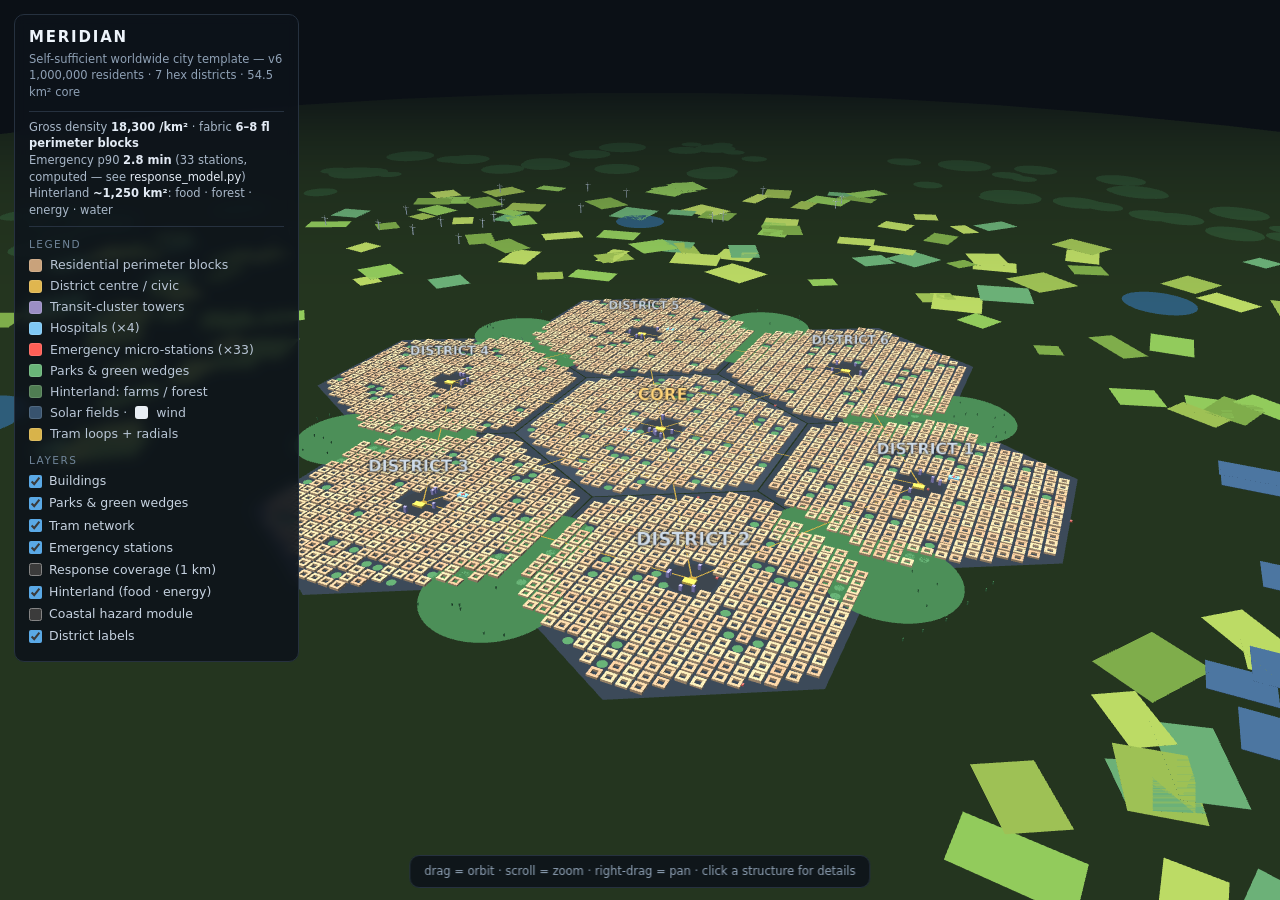
<file: worldwide-city/index.html>
<!DOCTYPE html>
<html lang="en">
<head>
<meta charset="utf-8">
<meta name="viewport" content="width=device-width, initial-scale=1">
<title>MERIDIAN — worldwide city template (3D)</title>
<style>
  :root { color-scheme: dark; }
  * { margin: 0; padding: 0; box-sizing: border-box; }
  html, body { width: 100%; height: 100%; overflow: hidden;
    background: #0b1016; color: #d7dee8;
    font-family: "Segoe UI", system-ui, -apple-system, Helvetica, Arial, sans-serif; }
  #scene { position: absolute; inset: 0; display: block; }

  .panel { position: absolute; background: rgba(13,19,27,.88);
    border: 1px solid #26313f; border-radius: 10px; padding: 12px 14px;
    backdrop-filter: blur(6px); font-size: 12.5px; line-height: 1.45; }

  #hud { top: 14px; left: 14px; width: 285px; max-height: calc(100% - 28px); overflow-y: auto; }
  #hud h1 { font-size: 15px; letter-spacing: .12em; color: #eef4fb; margin-bottom: 2px; }
  #hud .sub { color: #8fa1b5; font-size: 11.5px; margin-bottom: 10px; }
  #hud .stats { color: #a9b8c9; font-size: 11.5px; border-top: 1px solid #26313f;
    border-bottom: 1px solid #26313f; padding: 7px 0; margin-bottom: 9px; }
  #hud .stats b { color: #e3ebf5; font-weight: 600; }

  .lgd { display: flex; align-items: center; gap: 8px; margin: 3px 0; color: #b9c6d6; }
  .chip { width: 13px; height: 13px; border-radius: 3px; flex: none; box-shadow: 0 0 0 1px rgba(255,255,255,.12) inset; }

  #layers label { display: flex; align-items: center; gap: 7px; margin: 4px 0;
    cursor: pointer; color: #c6d2e0; user-select: none; }
  #layers input { accent-color: #5aa9e6; }
  .sect { font-size: 10.5px; letter-spacing: .14em; color: #70859a;
    margin: 10px 0 4px; text-transform: uppercase; }

  #info { right: 14px; top: 14px; width: 300px; display: none; }
  #info h2 { font-size: 13px; color: #ffd479; margin-bottom: 5px; }
  #info p { color: #b9c6d6; }
  #info .close { position: absolute; top: 7px; right: 10px; cursor: pointer; color: #708196; }

  #hint { left: 50%; bottom: 12px; transform: translateX(-50%);
    color: #8fa1b5; font-size: 11.5px; padding: 7px 14px; white-space: nowrap; }
  a { color: #5aa9e6; }
</style>
</head>
<body>
<canvas id="scene"></canvas>

<div id="hud" class="panel">
  <h1>MERIDIAN</h1>
  <div class="sub">Self-sufficient worldwide city template — v6<br>
    1,000,000 residents · 7 hex districts · 54.5 km² core</div>
  <div class="stats">
    Gross density <b>18,300 /km²</b> · fabric <b>6–8 fl perimeter blocks</b><br>
    Emergency p90 <b>2.8 min</b> (33 stations, computed — see
    <span style="color:#e3ebf5">response_model.py</span>)<br>
    Hinterland <b>~1,250 km²</b>: food · forest · energy · water
  </div>

  <div class="sect">Legend</div>
  <div class="lgd"><span class="chip" style="background:#c9a27b"></span> Residential perimeter blocks</div>
  <div class="lgd"><span class="chip" style="background:#e0b64f"></span> District centre / civic</div>
  <div class="lgd"><span class="chip" style="background:#9b8ec4"></span> Transit-cluster towers</div>
  <div class="lgd"><span class="chip" style="background:#7fc8f5"></span> Hospitals (×4)</div>
  <div class="lgd"><span class="chip" style="background:#ff5f56"></span> Emergency micro-stations (×33)</div>
  <div class="lgd"><span class="chip" style="background:#69b578"></span> Parks & green wedges</div>
  <div class="lgd"><span class="chip" style="background:#4f7d52"></span> Hinterland: farms / forest</div>
  <div class="lgd"><span class="chip" style="background:#38536e"></span> Solar fields · <span class="chip" style="background:#e8eef4"></span> wind</div>
  <div class="lgd"><span class="chip" style="background:#d8b34a"></span> Tram loops + radials</div>

  <div class="sect">Layers</div>
  <div id="layers">
    <label><input type="checkbox" data-layer="buildings" checked> Buildings</label>
    <label><input type="checkbox" data-layer="green" checked> Parks & green wedges</label>
    <label><input type="checkbox" data-layer="transit" checked> Tram network</label>
    <label><input type="checkbox" data-layer="emergency" checked> Emergency stations</label>
    <label><input type="checkbox" data-layer="coverage"> Response coverage (1 km)</label>
    <label><input type="checkbox" data-layer="hinterland" checked> Hinterland (food · energy)</label>
    <label><input type="checkbox" data-layer="coastal"> Coastal hazard module</label>
    <label><input type="checkbox" data-layer="labels" checked> District labels</label>
  </div>
</div>

<div id="info" class="panel">
  <span class="close" onclick="document.getElementById('info').style.display='none'">✕</span>
  <h2 id="info-title"></h2>
  <p id="info-body"></p>
</div>

<div id="hint" class="panel">drag&nbsp;=&nbsp;orbit&nbsp;· scroll&nbsp;=&nbsp;zoom&nbsp;· right-drag&nbsp;=&nbsp;pan&nbsp;· click a structure for details</div>

<script src="lib/three.min.js"></script>
<script src="lib/OrbitControls.js"></script>
<script>
'use strict';
/* ============================================================
   MERIDIAN 3D — procedural model of the v6 template.
   Geometry parameters are identical to response_model.py:
   7 hexagonal districts (apothem 1500 m) in a tangent flower,
   33 emergency stations on a 1.4 km triangular lattice,
   4 hospitals at core + petals 0/120/240 degrees.
   Units: metres. Ground plane is XZ, +Y up.
   ============================================================ */

// ---------- deterministic RNG (mulberry32) ----------
function mulberry32(a) {
  return function () {
    a |= 0; a = a + 0x6D2B79F5 | 0;
    let t = Math.imul(a ^ a >>> 15, 1 | a);
    t = t + Math.imul(t ^ t >>> 7, 61 | t) ^ t;
    return ((t ^ t >>> 14) >>> 0) / 4294967296;
  };
}
const rand = mulberry32(0x5EED);

// ---------- city geometry (mirror of response_model.py) ----------
const APOTHEM = 1500, SPACING = 3000;
const AXES = [0, Math.PI / 3, 2 * Math.PI / 3].map(a => [Math.cos(a), Math.sin(a)]);
const DISTRICTS = [{ x: 0, z: 0, name: 'Core' }];
for (let k = 0; k < 6; k++) {
  DISTRICTS.push({
    x: SPACING * Math.cos(k * Math.PI / 3),
    z: SPACING * Math.sin(k * Math.PI / 3),
    name: 'District ' + (k + 1)
  });
}
function inHex(px, pz, cx, cz, ap = APOTHEM) {
  const dx = px - cx, dz = pz - cz;
  return AXES.every(u => Math.abs(dx * u[0] + dz * u[1]) <= ap);
}
function inCity(px, pz) { return DISTRICTS.some(d => inHex(px, pz, d.x, d.z)); }

// ---------- renderer / scene ----------
const canvas = document.getElementById('scene');
const renderer = new THREE.WebGLRenderer({ canvas, antialias: true });
renderer.setPixelRatio(Math.min(window.devicePixelRatio, 2));
const scene = new THREE.Scene();
scene.background = new THREE.Color(0x0b1016);
scene.fog = new THREE.Fog(0x0b1016, 14000, 42000);

const camera = new THREE.PerspectiveCamera(50, 2, 10, 120000);
camera.position.set(4200, 5200, 9200);
const controls = new THREE.OrbitControls(camera, canvas);
controls.target.set(0, 0, 600);
controls.enableDamping = true;
controls.dampingFactor = 0.08;
controls.maxPolarAngle = Math.PI * 0.49;
controls.minDistance = 400;
controls.maxDistance = 45000;

scene.add(new THREE.HemisphereLight(0xbcd4ee, 0x1c2530, 0.95));
const sun = new THREE.DirectionalLight(0xfff2dd, 0.85);
sun.position.set(-6000, 9000, 4000);
scene.add(sun);

// ---------- layer groups ----------
const layers = {};
for (const n of ['buildings', 'green', 'transit', 'emergency', 'coverage', 'hinterland', 'coastal', 'labels', 'ground']) {
  layers[n] = new THREE.Group();
  scene.add(layers[n]);
}
layers.coverage.visible = false;
layers.coastal.visible = false;

const pickables = [];   // meshes with userData.info for click-inspect

// ---------- helpers ----------
const BOX = new THREE.BoxGeometry(1, 1, 1);
function box(w, h, d, x, y, z, color, group, info) {
  const m = new THREE.Mesh(BOX, new THREE.MeshLambertMaterial({ color }));
  m.scale.set(w, h, d); m.position.set(x, y, z);
  group.add(m);
  if (info) { m.userData.info = info; pickables.push(m); }
  return m;
}
function disc(r, x, z, color, group, opacity = 1, y = 1) {
  const g = new THREE.CircleGeometry(r, 48);
  const mat = new THREE.MeshBasicMaterial({ color, transparent: opacity < 1, opacity, depthWrite: opacity >= 1 });
  const m = new THREE.Mesh(g, mat);
  m.rotation.x = -Math.PI / 2; m.position.set(x, y, z);
  group.add(m); return m;
}
function hexShape(ap) {
  const s = new THREE.Shape();
  const R = ap / Math.cos(Math.PI / 6);
  for (let i = 0; i < 6; i++) {
    const a = Math.PI / 6 + i * Math.PI / 3;   // vertices; flats face 0/60/120 axes
    const px = R * Math.cos(a), pz = R * Math.sin(a);
    i === 0 ? s.moveTo(px, pz) : s.lineTo(px, pz);
  }
  s.closePath(); return s;
}
function textSprite(text, x, y, z, scale = 1, color = '#eaf2fb') {
  const c = document.createElement('canvas'); c.width = 512; c.height = 128;
  const g = c.getContext('2d');
  g.font = '600 58px system-ui, sans-serif';
  g.textAlign = 'center'; g.textBaseline = 'middle';
  g.shadowColor = 'rgba(0,0,0,.8)'; g.shadowBlur = 14;
  g.fillStyle = color; g.fillText(text, 256, 64);
  const t = new THREE.CanvasTexture(c);
  const sp = new THREE.Sprite(new THREE.SpriteMaterial({ map: t, transparent: true, depthTest: false }));
  sp.scale.set(1600 * scale, 400 * scale, 1);
  sp.position.set(x, y, z);
  layers.labels.add(sp);
}

// ---------- ground: hinterland plane + urban hex slabs ----------
disc(26000, 0, 0, 0x24351f, layers.ground, 1, -2);                 // land
{
  const hexGeo = new THREE.ShapeGeometry(hexShape(APOTHEM - 8));
  for (const d of DISTRICTS) {
    const m = new THREE.Mesh(hexGeo, new THREE.MeshLambertMaterial({ color: d.name === 'Core' ? 0x333c46 : 0x2c343d }));
    m.rotation.x = -Math.PI / 2;
    m.position.set(d.x, 0.5, d.z);
    m.userData.info = {
      title: d.name === 'Core' ? 'Core district' : d.name,
      body: (d.name === 'Core'
        ? 'Holds the university, main hospital campus and inter-city rail head. '
        : '~143,000 residents on 7.8 km². Own centre with transit hub, market hall, clinic and civic hall — ')
        + 'each district is independently viable (islandable power, 72 h water, ≥4 micro-stations) and is the unit of construction phasing.'
    };
    pickables.push(m);
    layers.ground.add(m);
    textSprite(d.name.toUpperCase(), d.x, 420, d.z, d.name === 'Core' ? 1.05 : 0.9,
               d.name === 'Core' ? '#ffd479' : '#cfdcea');
  }
}

// ---------- buildings: instanced perimeter blocks ----------
const PITCH = 130, BLK = 104, DEPTH = 26;
const resSlabs = [];      // {w,h,d,x,z,tint}
const parkPads = [];
for (const d of DISTRICTS) {
  const n = Math.ceil(APOTHEM / PITCH);
  for (let i = -n; i <= n; i++) for (let j = -n; j <= n; j++) {
    const lx = i * PITCH + PITCH / 2, lz = j * PITCH + PITCH / 2;
    const wx = d.x + lx, wz = d.z + lz;
    if (!inHex(wx, wz, d.x, d.z, APOTHEM - 95)) continue;
    const rc = Math.hypot(lx, lz);
    if (rc < 260) continue;                                  // centre plaza
    if (rand() < 0.07) { parkPads.push([wx, wz]); continue } // pocket parks
    const base = 17 + rand() * 10;                           // 6-8 floors
    const tint = 0.92 + rand() * 0.16;
    // four slabs around a courtyard
    resSlabs.push({ w: BLK, h: base + rand() * 3, d: DEPTH, x: wx, z: wz - (BLK - DEPTH) / 2, tint });
    resSlabs.push({ w: BLK, h: base + rand() * 3, d: DEPTH, x: wx, z: wz + (BLK - DEPTH) / 2, tint });
    resSlabs.push({ w: DEPTH, h: base + rand() * 3, d: BLK - 2 * DEPTH, x: wx - (BLK - DEPTH) / 2, z: wz, tint });
    resSlabs.push({ w: DEPTH, h: base + rand() * 3, d: BLK - 2 * DEPTH, x: wx + (BLK - DEPTH) / 2, z: wz, tint });
  }
}
{
  const geo = new THREE.BoxGeometry(1, 1, 1);
  geo.translate(0, 0.5, 0);                                   // sit on ground
  const mat = new THREE.MeshLambertMaterial({ color: 0xffffff });
  const im = new THREE.InstancedMesh(geo, mat, resSlabs.length);
  const M = new THREE.Matrix4(), C = new THREE.Color();
  const baseC = new THREE.Color(0xc9a27b);
  resSlabs.forEach((s, k) => {
    M.makeScale(s.w, s.h, s.d).setPosition(s.x, 0, s.z);
    im.setMatrixAt(k, M);
    C.copy(baseC).multiplyScalar(s.tint);
    im.setColorAt(k, C);
  });
  im.userData.info = {
    title: 'Perimeter-block fabric',
    body: '6–8 storey courtyard blocks on a 130 m grid — the Barcelona/Vienna/Paris typology. Street side lively, courtyard side quiet (every dwelling gets a ≤45 dB night façade). This fabric carries ~18,300/km² without towers; iteration 1 replaced towers-in-a-park after its documented failure (Pruitt-Igoe, defensible space).'
  };
  pickables.push(im);
  layers.buildings.add(im);
}
for (const [px, pz] of parkPads) disc(46, px, pz, 0x69b578, layers.green, 1, 1.4);

// ---------- district centres: plaza, civic hall, towers ----------
for (const d of DISTRICTS) {
  disc(235, d.x, d.z, 0x3d464f, layers.ground, 1, 1.2);       // plaza
  box(120, 24, 74, d.x, 12, d.z + 60, 0xe0b64f, layers.buildings, {
    title: (d.name === 'Core' ? 'City hall & assembly' : d.name + ' civic hall'),
    body: 'Market hall, clinic, library and the district civic hall — base-isolated and hardened as the district\'s emergency shelter and post-disaster coordination point (charter L11/L13).'
  });
  const nt = d.name === 'Core' ? 6 : 4 + Math.floor(rand() * 2);
  for (let t = 0; t < nt; t++) {
    const a = rand() * Math.PI * 2, r = 150 + rand() * 90;
    const h = 42 + rand() * 26;                               // 12-20 floors
    box(30, h, 30, d.x + r * Math.cos(a), h / 2, d.z + r * Math.sin(a), 0x9b8ec4, layers.buildings, {
      title: 'Transit-cluster tower',
      body: '12–20 storeys, allowed only within 400 m of a district hub. In cyclonic instances: chamfered corners and tuned mass dampers (Taipei 101 precedent); in seismic instances: rocking-wall CLT (NHERI TallWood shake-table precedent).'
    });
  }
}

// ---------- hospitals (core + petals 0/120/240 — mirrors the model) ----------
for (const idx of [0, 1, 3, 5]) {
  const d = DISTRICTS[idx];
  const hx = d.x + (idx === 0 ? -320 : 300), hz = d.z + (idx === 0 ? 260 : -280);
  box(110, 30, 64, hx, 15, hz, 0x7fc8f5, layers.buildings, {
    title: 'Hospital ' + (idx === 0 ? '(main campus)' : '— ' + d.name),
    body: 'One of 4, placed so p90 ambulance transport is 6.5 min (computed in response_model.py). Base-isolated, islandable 72 h; each pair can absorb the other\'s casualty load (N+1).'
  });
  box(52, 5, 12, hx, 32.5, hz, 0xff5f56, layers.buildings);
  box(12, 5, 52, hx, 32.5, hz, 0xff5f56, layers.buildings);
}

// ---------- emergency micro-station lattice (same rule as the model) ----------
const stations = [];
{
  const a = 1400, rowH = a * Math.sqrt(3) / 2, reach = SPACING + APOTHEM * 2;
  let r = 0;
  for (let z = -reach; z <= reach; z += rowH, r++) {
    const off = (r % 2) ? a / 2 : 0;
    for (let x = -reach + off; x <= reach; x += a)
      if (inCity(x, z)) stations.push([x, z]);
  }
}
for (const [sx, sz] of stations) {
  box(24, 14, 24, sx, 7, sz, 0xff5f56, layers.emergency, {
    title: 'Resilience micro-station (1 of ' + stations.length + ')',
    body: 'Pumper + ambulance + cross-trained fire/EMS/community-police crew for ~30k residents. Lattice spacing 1.4 km ⇒ computed response p90 = 2.8 min; still 3.6 min with 25% of stations destroyed. Base-isolated, solar-islanded; doubles as the neighbourhood civic room (kōban model).'
  });
  box(4, 26, 4, sx, 13, sz, 0xffb3ad, layers.emergency);
  disc(1000, sx, sz, 0xff5f56, layers.coverage, 0.10, 2.2);
  const ring = new THREE.Mesh(
    new THREE.RingGeometry(970, 1000, 48),
    new THREE.MeshBasicMaterial({ color: 0xff5f56, transparent: true, opacity: 0.5 }));
  ring.rotation.x = -Math.PI / 2; ring.position.set(sx, 2.4, sz);
  layers.coverage.add(ring);
}

// ---------- green wedges between petals ----------
for (let k = 0; k < 6; k++) {
  const a = Math.PI / 6 + k * Math.PI / 3;                    // between petal axes
  for (const rr of [2600, 3600]) {
    const gx = rr * Math.cos(a), gz = rr * Math.sin(a);
    const m = disc(430 + (rr === 3600 ? 210 : 0), gx, gz, 0x4c8f58, layers.green, 1, 1.1);
    m.userData.info = {
      title: 'Green wedge',
      body: 'Parks, allotments, sports grounds and stormwater basins between petals — also firebreak, floodway, helicopter medevac ground and post-disaster staging. Mapped liquefaction/fault land is zoned here permanently (charter L12).'
    };
    pickables.push(m);
  }
  for (let t = 0; t < 26; t++) {
    const rr = 2200 + rand() * 2100, aa = a + (rand() - .5) * 0.34;
    const tx = rr * Math.cos(aa), tz = rr * Math.sin(aa);
    if (inCity(tx, tz)) continue;
    box(10, 26 + rand() * 14, 10, tx, 13, tz, 0x3a6e42, layers.green);
  }
}

// ---------- tram network: 2 loops + 6 radials ----------
function tramPath(pts, closed) {
  const mat = new THREE.MeshBasicMaterial({ color: 0xd8b34a });
  const n = closed ? pts.length : pts.length - 1;
  for (let i = 0; i < n; i++) {
    const [x1, z1] = pts[i], [x2, z2] = pts[(i + 1) % pts.length];
    const len = Math.hypot(x2 - x1, z2 - z1);
    const m = new THREE.Mesh(BOX, mat);
    m.scale.set(len, 1.6, 13);
    m.position.set((x1 + x2) / 2, 2.6, (z1 + z2) / 2);
    m.rotation.y = -Math.atan2(z2 - z1, x2 - x1);
    layers.transit.add(m);
  }
}
const petalPts = DISTRICTS.slice(1).map(d => [d.x, d.z]);
tramPath(petalPts, true);                                     // outer loop
tramPath(petalPts.map(([x, z]) => [x * 0.42, z * 0.42]), true); // inner core loop
for (const [px, pz] of petalPts) tramPath([[0, 0], [px, pz]], false); // radials
for (const d of DISTRICTS) {                                  // hub markers
  const hub = disc(42, d.x, d.z, 0xd8b34a, layers.transit, 1, 2.8);
  hub.userData.info = {
    title: d.name + ' transit hub',
    body: 'Two nested tram loops + 6 radials, ≤5 min headways: every district centre is ≤2 stops from two others. Design mode share 40/30/25/5 walk/bike/transit/motor; freight moves by night cargo-tram (Zurich precedent).'
  };
  pickables.push(hub);
}

// ---------- hinterland: farms, forest, solar, wind, reservoirs ----------
{
  // keep the coastal sector clear so the sea can be toggled on without
  // farms/turbines standing in the water
  const COAST_Z = 4900;
  // farm belt (annulus ~5.5-12.5 km) as field patches
  const crop = [0x5d7a33, 0x74883a, 0x8a9a45, 0x4f7d52, 0x6b8f3f];
  for (let i = 0; i < 300; i++) {
    const a = rand() * Math.PI * 2, r = 5600 + rand() * 6900;
    const w = 320 + rand() * 520, h = 320 + rand() * 520;
    if (r * Math.sin(a) > COAST_Z - 400) continue;
    const m = new THREE.Mesh(BOX, new THREE.MeshLambertMaterial({ color: crop[Math.floor(rand() * crop.length)] }));
    m.scale.set(w, 2, h);
    m.position.set(r * Math.cos(a), 0, r * Math.sin(a));
    m.rotation.y = rand() * Math.PI;
    layers.hinterland.add(m);
  }
  const farmInfo = disc(650, 8300, 0, 0x74883a, layers.hinterland, 1, 1.5);
  farmInfo.userData.info = {
    title: 'Food belt (~1,000 km²)',
    body: 'Staples, protein and horticulture at ~1,000 m²/person under a plant-forward diet — the arithmetic that killed “vertical farms will feed us” in iteration 3. Nutrient loop closes via biosolids + phosphorus recovery; 18-month grain buffer per district.'
  };
  pickables.push(farmInfo);

  // forestry belt (13-17 km)
  for (let i = 0; i < 170; i++) {
    const a = rand() * Math.PI * 2, r = 13200 + rand() * 3800;
    if (r * Math.sin(a) > COAST_Z) continue;
    disc(260 + rand() * 380, r * Math.cos(a), r * Math.sin(a), 0x2d4f30, layers.hinterland, 1, 0.5 + rand());
  }

  // solar fields (south-east sector)
  for (let i = 0; i < 26; i++) {
    const a = -0.5 + rand() * 0.9, r = 6200 + rand() * 2600;
    const m = new THREE.Mesh(BOX, new THREE.MeshLambertMaterial({ color: 0x38536e }));
    m.scale.set(420 + rand() * 260, 4, 300 + rand() * 200);
    m.position.set(r * Math.cos(a), 1, r * Math.sin(a));
    m.userData.info = {
      title: 'Agrivoltaic solar fields',
      body: '~25 km² utility PV over grazing/horticulture + ~1 GWp on city rooftops. Firm block (geothermal / SMR / biomass CHP by geography) + 4 GWh batteries + seasonal pit thermal storage (Vantaa, Drake Landing precedents) carry the winter.'
    };
    pickables.push(m);
    layers.hinterland.add(m);
  }

  // wind cluster (inland sector, away from the coast)
  for (let i = 0; i < 22; i++) {
    const a = Math.PI * (1.08 + rand() * 0.42), r = 7800 + rand() * 4200;
    const wx = r * Math.cos(a), wz = r * Math.sin(a);
    box(14, 150, 14, wx, 75, wz, 0xe8eef4, layers.hinterland);
    box(150, 7, 4, wx, 150, wz, 0xe8eef4, layers.hinterland);
    box(7, 110, 4, wx, 150, wz, 0xe8eef4, layers.hinterland);
  }

  // reservoirs
  for (const [rx, rz, rr] of [[-7600, 3400, 620], [5200, -7300, 540], [-4200, -8000, 480]]) {
    const m = disc(rr, rx, rz, 0x2e5d7a, layers.hinterland, 1, 1.5);
    m.userData.info = {
      title: 'Reservoir & catchment',
      body: 'Rooftop capture + hinterland reservoirs + 40% closed-loop potable reuse (NEWater/Windhoek precedents). Irrigation, not taps, is the real budget — hot inland-arid sites fail this audit and are refused by the template.'
    };
    pickables.push(m);
  }
}

// ---------- coastal hazard module (toggle) ----------
{
  const seaZ = 5450;
  const sea = new THREE.Mesh(BOX, new THREE.MeshLambertMaterial({ color: 0x1d4b66 }));
  sea.scale.set(52000, 2, 14000); sea.position.set(0, -1, seaZ + 7000);
  sea.userData.info = {
    title: 'Coastal module — layered defence',
    body: 'Post-Tōhoku doctrine: living shoreline → +15 m landscape berm → sacrificial non-residential waterfront band → vertical refuge within a 10-min walk. A single wall is exactly what failed in 2011.'
  };
  pickables.push(sea);
  layers.coastal.add(sea);

  const berm = new THREE.Mesh(BOX, new THREE.MeshLambertMaterial({ color: 0x51784a }));
  berm.scale.set(13000, 15, 170); berm.position.set(0, 7.5, seaZ - 260);
  berm.userData.info = {
    title: '+15 m landscape berm',
    body: 'A dike that reads as a coastal linear park (Sendai reconstruction, Dutch dike-in-dune). Habitable floors in the band behind it start above +15 m; ground floors are sacrificial commercial/workshop uses.'
  };
  pickables.push(berm);
  layers.coastal.add(berm);

  for (let i = -4; i <= 4; i++) {                             // evacuation towers
    const tx = i * 1350, tz = seaZ - 660;
    const tw = box(34, 32, 34, tx, 16, tz, 0xd9822b, layers.coastal, {
      title: 'Vertical evacuation tower',
      body: 'Hardened ramped refuge every ~1.3 km along the exposure band (Japanese tsunami towers; Ocosta School, WA). Near-field warning can be <15 min — horizontal evacuation of a dense district in that window is fantasy, so refuge is vertical and everywhere.'
    });
    tw.material.emissive = new THREE.Color(0x3a1f04);
    box(40, 3, 40, tx, 33.5, tz, 0xf2b563, layers.coastal);
  }
  for (let i = 0; i < 9; i++)                                 // port quay + cranes
    box(60, 4, 220, -5200 + i * 260, 2, seaZ + 240, 0x55606c, layers.coastal);
}

// ---------- click-to-inspect ----------
const ray = new THREE.Raycaster(), mouse = new THREE.Vector2();
let downXY = null;
canvas.addEventListener('pointerdown', e => { downXY = [e.clientX, e.clientY]; });
canvas.addEventListener('pointerup', e => {
  if (!downXY || Math.hypot(e.clientX - downXY[0], e.clientY - downXY[1]) > 5) return;
  mouse.x = (e.clientX / innerWidth) * 2 - 1;
  mouse.y = -(e.clientY / innerHeight) * 2 + 1;
  ray.setFromCamera(mouse, camera);
  const hits = ray.intersectObjects(pickables, false)
    .filter(h => { let o = h.object; do { if (!o.visible) return false; o = o.parent; } while (o); return true; });
  const info = document.getElementById('info');
  if (hits.length) {
    const d = hits[0].object.userData.info;
    document.getElementById('info-title').textContent = d.title;
    document.getElementById('info-body').textContent = d.body;
    info.style.display = 'block';
  } else info.style.display = 'none';
});

// ---------- layer toggles ----------
document.querySelectorAll('#layers input').forEach(cb => {
  cb.addEventListener('change', () => { layers[cb.dataset.layer].visible = cb.checked; });
});

// URL overrides, e.g. ?layers=coverage,coastal&cam=0,3000,8000
{
  const q = new URLSearchParams(location.search);
  if (q.has('layers')) for (const name of q.get('layers').split(',')) {
    const cb = document.querySelector(`#layers input[data-layer="${name}"]`);
    if (cb && layers[name]) { cb.checked = true; layers[name].visible = true; }
  }
  if (q.has('cam')) {
    const [x, y, z] = q.get('cam').split(',').map(Number);
    if ([x, y, z].every(Number.isFinite)) camera.position.set(x, y, z);
  }
}

// ---------- resize + loop ----------
function resize() {
  renderer.setSize(innerWidth, innerHeight, false);
  camera.aspect = innerWidth / innerHeight;
  camera.updateProjectionMatrix();
}
addEventListener('resize', resize);
resize();
(function animate() {
  requestAnimationFrame(animate);
  controls.update();
  renderer.render(scene, camera);
})();
</script>
</body>
</html>
</file>
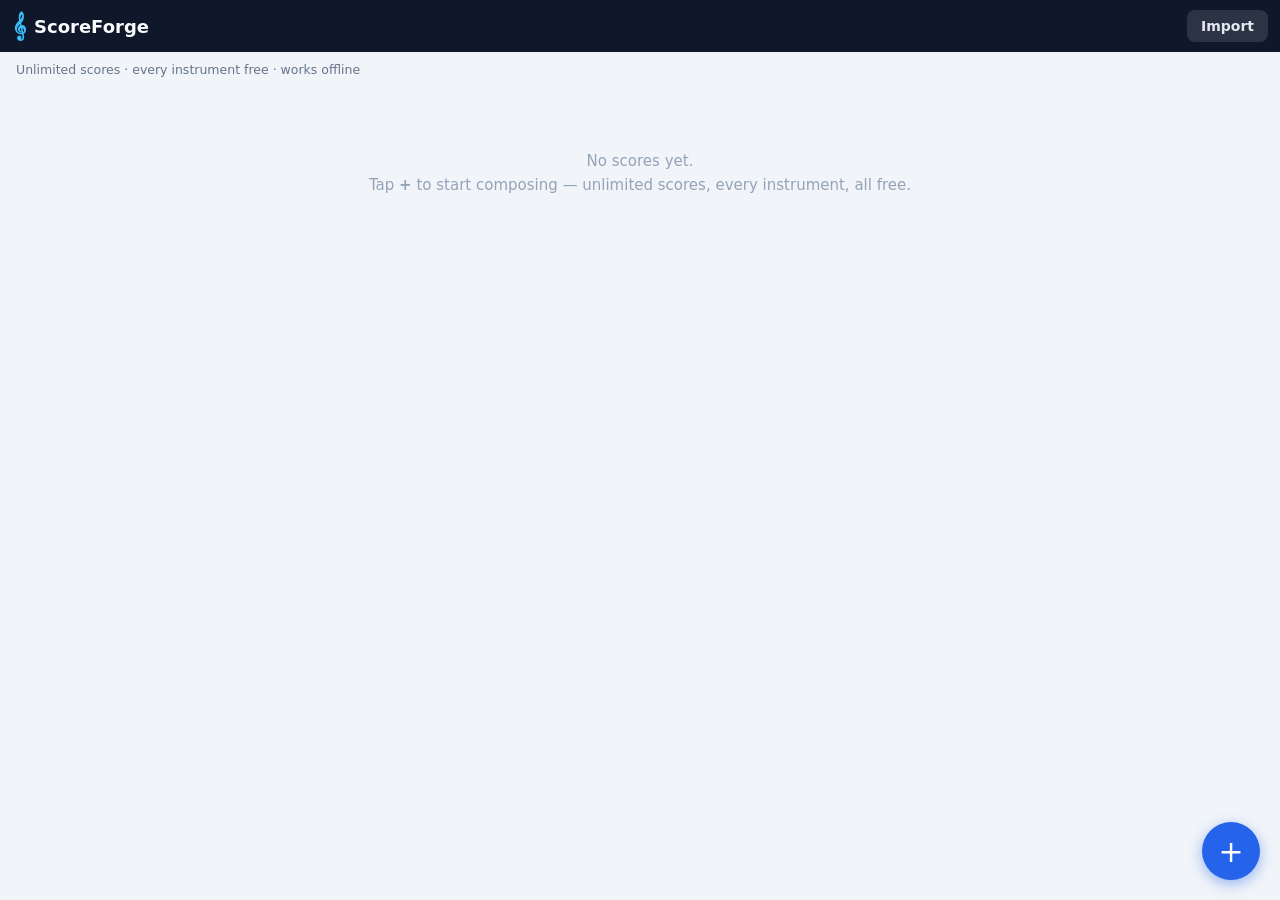
<file: android/app/src/main/assets/www/index.html>
<!DOCTYPE html>
<html lang="en">
<head>
<meta charset="UTF-8">
<meta name="viewport" content="width=device-width, initial-scale=1, maximum-scale=1, user-scalable=no, viewport-fit=cover">
<meta name="theme-color" content="#0f172a">
<title>ScoreForge</title>
<link rel="icon" href="data:image/svg+xml,%3Csvg xmlns='http://www.w3.org/2000/svg' viewBox='0 0 16 16'%3E%3Ctext y='13' font-size='13'%3E%F0%9F%8E%BC%3C/text%3E%3C/svg%3E">
<link rel="stylesheet" href="css/app.css">
</head>
<body>

<!-- ===================== Library screen ===================== -->
<div id="screen-library" class="screen">
  <header class="topbar">
    <div class="brand">
      <span class="brand-mark">&#119070;</span>
      <span class="brand-name">ScoreForge</span>
    </div>
    <button id="btn-import" class="btn ghost" title="Import a score file">Import</button>
  </header>
  <div class="library-hint">Unlimited scores &middot; every instrument free &middot; works offline</div>
  <div id="score-list" class="score-list"></div>
  <button id="btn-new-score" class="fab" title="New score">+</button>
</div>

<!-- ===================== Editor screen ===================== -->
<div id="screen-editor" class="screen hidden">
  <header class="topbar editor-topbar">
    <button id="btn-back" class="iconbtn" title="Back to library">&#8592;</button>
    <div id="editor-title" class="editor-title" title="Score settings">Untitled</div>
    <div class="playgroup">
      <button id="btn-tempo" class="btn ghost small" title="Tempo">&#9833;=120</button>
      <button id="btn-play" class="iconbtn play" title="Play">&#9654;</button>
    </div>
    <button id="btn-menu" class="iconbtn" title="Menu">&#8942;</button>
  </header>

  <div class="toolbar" id="toolbar">
    <div class="tgroup" id="dur-group">
      <button class="tbtn" data-dur="w" title="Whole note">&#119133;</button>
      <button class="tbtn" data-dur="h" title="Half note">&#119134;</button>
      <button class="tbtn active" data-dur="q" title="Quarter note">&#119135;</button>
      <button class="tbtn" data-dur="8" title="Eighth note">&#119136;</button>
      <button class="tbtn" data-dur="16" title="Sixteenth note">&#119137;</button>
      <button class="tbtn" data-dur="32" title="Thirty-second note">&#119138;</button>
      <button class="tbtn" id="btn-dot" title="Dotted note">&#119149;</button>
    </div>
    <div class="tgroup">
      <button class="tbtn" id="btn-flat" title="Flat">&#9837;</button>
      <button class="tbtn" id="btn-natural" title="Natural">&#9838;</button>
      <button class="tbtn" id="btn-sharp" title="Sharp">&#9839;</button>
      <button class="tbtn" id="btn-tie" title="Tie to next note">&#8255;</button>
    </div>
    <div class="tgroup">
      <button class="tbtn dyn" data-dyn="p" title="Piano (soft)">p</button>
      <button class="tbtn dyn" data-dyn="mf" title="Mezzo-forte">mf</button>
      <button class="tbtn dyn" data-dyn="f" title="Forte (loud)">f</button>
    </div>
    <div class="tgroup">
      <button class="tbtn" id="btn-rest" title="Insert rest">&#119103;</button>
      <button class="tbtn" id="btn-erase" title="Delete note">&#10005;</button>
      <button class="tbtn" id="btn-chord" title="Chord mode: add notes to the selected note">&#9835;+</button>
    </div>
    <div class="tgroup">
      <button class="tbtn" id="btn-undo" title="Undo">&#8630;</button>
      <button class="tbtn" id="btn-redo" title="Redo">&#8631;</button>
      <button class="tbtn" id="btn-add-measure" title="Add measure">+&#119074;</button>
    </div>
  </div>

  <div id="score-scroll" class="score-scroll">
    <div id="score-canvas"></div>
  </div>

  <div class="inputbar">
    <div class="inputbar-side">
      <button class="ibtn" id="btn-prev" title="Previous note">&#9664;</button>
      <button class="ibtn" id="btn-next" title="Next note">&#9654;</button>
      <button class="ibtn" id="btn-pitch-up" title="Move note up a step">&#9650;</button>
      <button class="ibtn" id="btn-pitch-down" title="Move note down a step">&#9660;</button>
    </div>
    <div id="piano-wrap" class="piano-wrap">
      <button class="ibtn" id="btn-oct-down" title="Octave down">&#8722;8<sup>va</sup></button>
      <div id="piano" class="piano"></div>
      <button class="ibtn" id="btn-oct-up" title="Octave up">+8<sup>va</sup></button>
    </div>
    <div id="drumpads" class="drumpads hidden"></div>
    <button class="ibtn parts-btn" id="btn-parts" title="Instruments &amp; parts">&#127932; Parts</button>
  </div>
</div>

<!-- ===================== Overlays ===================== -->
<div id="overlay" class="overlay hidden">
  <div id="sheet" class="sheet"></div>
</div>

<div id="toast" class="toast hidden"></div>

<script src="vendor/vexflow-bravura.js"></script>
<script src="js/instruments.js"></script>
<script src="js/model.js"></script>
<script src="js/storage.js"></script>
<script src="js/renderer.js"></script>
<script src="js/playback.js"></script>
<script src="js/musicxml.js"></script>
<script src="js/app.js"></script>
</body>
</html>
</file>
<file: android/app/src/main/assets/www/css/app.css>
/* ScoreForge styles — mobile-first. */
* { box-sizing: border-box; -webkit-tap-highlight-color: transparent; }
html, body {
  margin: 0; padding: 0; height: 100%;
  font-family: system-ui, -apple-system, 'Segoe UI', Roboto, sans-serif;
  background: #f1f5f9; color: #0f172a;
  overscroll-behavior: none;
}
button { font-family: inherit; }
.hidden { display: none !important; }

.screen { display: flex; flex-direction: column; height: 100vh; height: 100dvh; }

/* ---------- top bars ---------- */
.topbar {
  display: flex; align-items: center; gap: 8px;
  background: #0f172a; color: #f8fafc;
  padding: 10px 12px;
  padding-top: calc(10px + env(safe-area-inset-top));
  flex: none;
}
.brand { display: flex; align-items: center; gap: 8px; flex: 1; font-weight: 700; font-size: 18px; }
.brand-mark { font-size: 24px; color: #38bdf8; }

.btn {
  border: none; border-radius: 8px; padding: 8px 14px;
  background: #2563eb; color: #fff; font-size: 14px; font-weight: 600;
}
.btn.ghost { background: rgba(255,255,255,.12); color: #e2e8f0; }
.btn.ghost.small { padding: 6px 10px; font-size: 13px; }
.btn.danger { background: #dc2626; }
.btn:active { opacity: .8; }

.iconbtn {
  border: none; background: rgba(255,255,255,.12); color: #f8fafc;
  width: 38px; height: 38px; border-radius: 10px; font-size: 18px;
  display: flex; align-items: center; justify-content: center; flex: none;
}
.iconbtn.play { background: #16a34a; font-size: 15px; }
.iconbtn.play.playing { background: #dc2626; }
.iconbtn:active { opacity: .8; }

/* ---------- library ---------- */
.library-hint {
  padding: 10px 16px 2px; color: #64748b; font-size: 12.5px; flex: none;
}
.score-list { flex: 1; overflow-y: auto; padding: 10px 12px 90px; }
.score-card {
  background: #fff; border-radius: 14px; padding: 14px 16px; margin-bottom: 10px;
  box-shadow: 0 1px 3px rgba(15,23,42,.08);
  display: flex; align-items: center; gap: 12px;
}
.score-card .meta { flex: 1; min-width: 0; }
.score-card .title { font-weight: 700; font-size: 16px; white-space: nowrap; overflow: hidden; text-overflow: ellipsis; }
.score-card .sub { color: #64748b; font-size: 12.5px; margin-top: 3px; white-space: nowrap; overflow: hidden; text-overflow: ellipsis; }
.score-card .more {
  border: none; background: #f1f5f9; color: #334155;
  width: 34px; height: 34px; border-radius: 9px; font-size: 18px; flex: none;
}
.empty-lib { text-align: center; color: #94a3b8; margin-top: 60px; font-size: 15px; padding: 0 30px; line-height: 1.6; }

.fab {
  position: fixed; right: 20px; bottom: calc(20px + env(safe-area-inset-bottom));
  width: 58px; height: 58px; border-radius: 50%;
  border: none; background: #2563eb; color: #fff; font-size: 30px;
  box-shadow: 0 4px 14px rgba(37,99,235,.45);
}

/* ---------- editor ---------- */
.editor-topbar { gap: 6px; }
.editor-title {
  flex: 1; min-width: 0; font-weight: 700; font-size: 15px;
  white-space: nowrap; overflow: hidden; text-overflow: ellipsis;
  padding: 6px 4px;
}
.playgroup { display: flex; align-items: center; gap: 6px; flex: none; }

.toolbar {
  display: flex; gap: 10px; align-items: center;
  background: #1e293b; padding: 6px 8px;
  overflow-x: auto; flex: none;
  -webkit-overflow-scrolling: touch;
}
.tgroup { display: flex; gap: 4px; padding-right: 10px; border-right: 1px solid rgba(255,255,255,.12); flex: none; }
.tgroup:last-child { border-right: none; }
.tbtn {
  border: none; background: transparent; color: #cbd5e1;
  min-width: 38px; height: 40px; border-radius: 8px;
  font-size: 20px; line-height: 1;
  display: flex; align-items: center; justify-content: center;
}
.tbtn.dyn { font-style: italic; font-family: Georgia, serif; font-size: 16px; }
.tbtn.active { background: #2563eb; color: #fff; }
.tbtn:active { background: rgba(255,255,255,.18); }

.score-scroll {
  flex: 1; overflow: auto; background: #fff;
  -webkit-overflow-scrolling: touch;
  position: relative;
}
#score-canvas { min-width: 100%; }
#score-canvas svg { display: block; }
#score-canvas .vf-playing path,
#score-canvas .vf-playing rect { fill: #d97706 !important; stroke: #d97706 !important; }

/* ---------- input bar ---------- */
.inputbar {
  flex: none; background: #0f172a; padding: 6px 8px calc(8px + env(safe-area-inset-bottom));
  display: flex; align-items: stretch; gap: 6px;
}
.inputbar-side { display: grid; grid-template-columns: 1fr 1fr; gap: 4px; flex: none; }
.ibtn {
  border: none; background: rgba(255,255,255,.12); color: #e2e8f0;
  border-radius: 8px; min-width: 40px; padding: 0 8px; font-size: 15px;
  display: flex; align-items: center; justify-content: center;
}
.ibtn:active { background: rgba(255,255,255,.3); }
.ibtn sup { font-size: 9px; }
.parts-btn { flex: none; font-size: 13px; font-weight: 600; padding: 0 10px; }

.piano-wrap { flex: 1; display: flex; gap: 4px; min-width: 0; }
.piano-wrap .ibtn { flex: none; font-size: 12px; }
.piano {
  flex: 1; position: relative; height: 92px;
  border-radius: 8px; overflow: hidden; background: #fff;
  display: flex; min-width: 0;
}
.pkey-white {
  flex: 1; border: 1px solid #cbd5e1; border-radius: 0 0 4px 4px;
  background: #fff; position: relative; color: #94a3b8;
  font-size: 9px; display: flex; align-items: flex-end; justify-content: center;
  padding-bottom: 3px; min-width: 0;
}
.pkey-white:active, .pkey-white.down { background: #bfdbfe; }
.pkey-black {
  position: absolute; top: 0; width: 8%; height: 56%;
  background: #1e293b; border-radius: 0 0 3px 3px; z-index: 2;
}
.pkey-black:active, .pkey-black.down { background: #2563eb; }

.drumpads {
  flex: 1; display: grid; grid-template-columns: repeat(5, 1fr); gap: 4px;
}
.dpad {
  border: none; border-radius: 8px; background: #334155; color: #e2e8f0;
  font-size: 11px; font-weight: 600; padding: 2px;
}
.dpad:active { background: #2563eb; }

/* ---------- overlays / sheets ---------- */
.overlay {
  position: fixed; inset: 0; background: rgba(15,23,42,.5);
  display: flex; align-items: flex-end; justify-content: center; z-index: 50;
}
.sheet {
  background: #fff; border-radius: 18px 18px 0 0; width: 100%; max-width: 560px;
  max-height: 85vh; overflow-y: auto;
  padding: 18px 18px calc(18px + env(safe-area-inset-bottom));
}
.sheet h2 { margin: 0 0 14px; font-size: 18px; }
.sheet h3 { margin: 18px 0 8px; font-size: 13px; text-transform: uppercase; letter-spacing: .05em; color: #64748b; }
.sheet .row { display: flex; align-items: center; gap: 10px; margin-bottom: 12px; }
.sheet label { font-size: 13px; color: #475569; flex: none; width: 90px; }
.sheet input[type=text], .sheet input[type=number], .sheet select {
  flex: 1; min-width: 0; border: 1px solid #cbd5e1; border-radius: 8px;
  padding: 9px 10px; font-size: 15px; background: #fff; color: #0f172a;
}
.sheet input[type=range] { flex: 1; }
.sheet .actions { display: flex; gap: 8px; justify-content: flex-end; margin-top: 16px; }
.menu-item {
  display: flex; width: 100%; align-items: center; gap: 10px;
  border: none; background: transparent; text-align: left;
  padding: 13px 6px; font-size: 15.5px; color: #0f172a;
  border-bottom: 1px solid #f1f5f9;
}
.menu-item:active { background: #f1f5f9; }
.menu-item.danger { color: #dc2626; }
.menu-item .mi { width: 24px; text-align: center; }

.part-row {
  display: flex; align-items: center; gap: 8px;
  padding: 10px 0; border-bottom: 1px solid #f1f5f9;
}
.part-row .pname { flex: 1; min-width: 0; }
.part-row .pname .n1 { font-weight: 600; font-size: 14.5px; }
.part-row .pname .n2 { color: #64748b; font-size: 12px; }
.part-row input[type=range] { width: 90px; }
.part-row .pbtn {
  border: none; background: #f1f5f9; color: #334155;
  width: 32px; height: 32px; border-radius: 8px; font-size: 14px; flex: none;
}
.part-row .pbtn.muted { background: #fde68a; }
.part-row.selected .n1 { color: #2563eb; }

.inst-search { width: 100%; border: 1px solid #cbd5e1; border-radius: 8px; padding: 10px; font-size: 15px; margin-bottom: 8px; }
.inst-item {
  display: flex; width: 100%; border: none; background: transparent;
  padding: 11px 6px; font-size: 15px; text-align: left; color: #0f172a;
  border-bottom: 1px solid #f1f5f9; align-items: center; gap: 8px;
}
.inst-item .fam { margin-left: auto; color: #94a3b8; font-size: 12px; }
.inst-item:active { background: #eff6ff; }

.toast {
  position: fixed; left: 50%; bottom: 120px; transform: translateX(-50%);
  background: #0f172a; color: #f8fafc; padding: 10px 18px;
  border-radius: 999px; font-size: 13.5px; z-index: 99;
  box-shadow: 0 4px 16px rgba(0,0,0,.3);
  max-width: 88vw; text-align: center;
}

@media (min-width: 700px) {
  .overlay { align-items: center; }
  .sheet { border-radius: 18px; }
}
</file>
